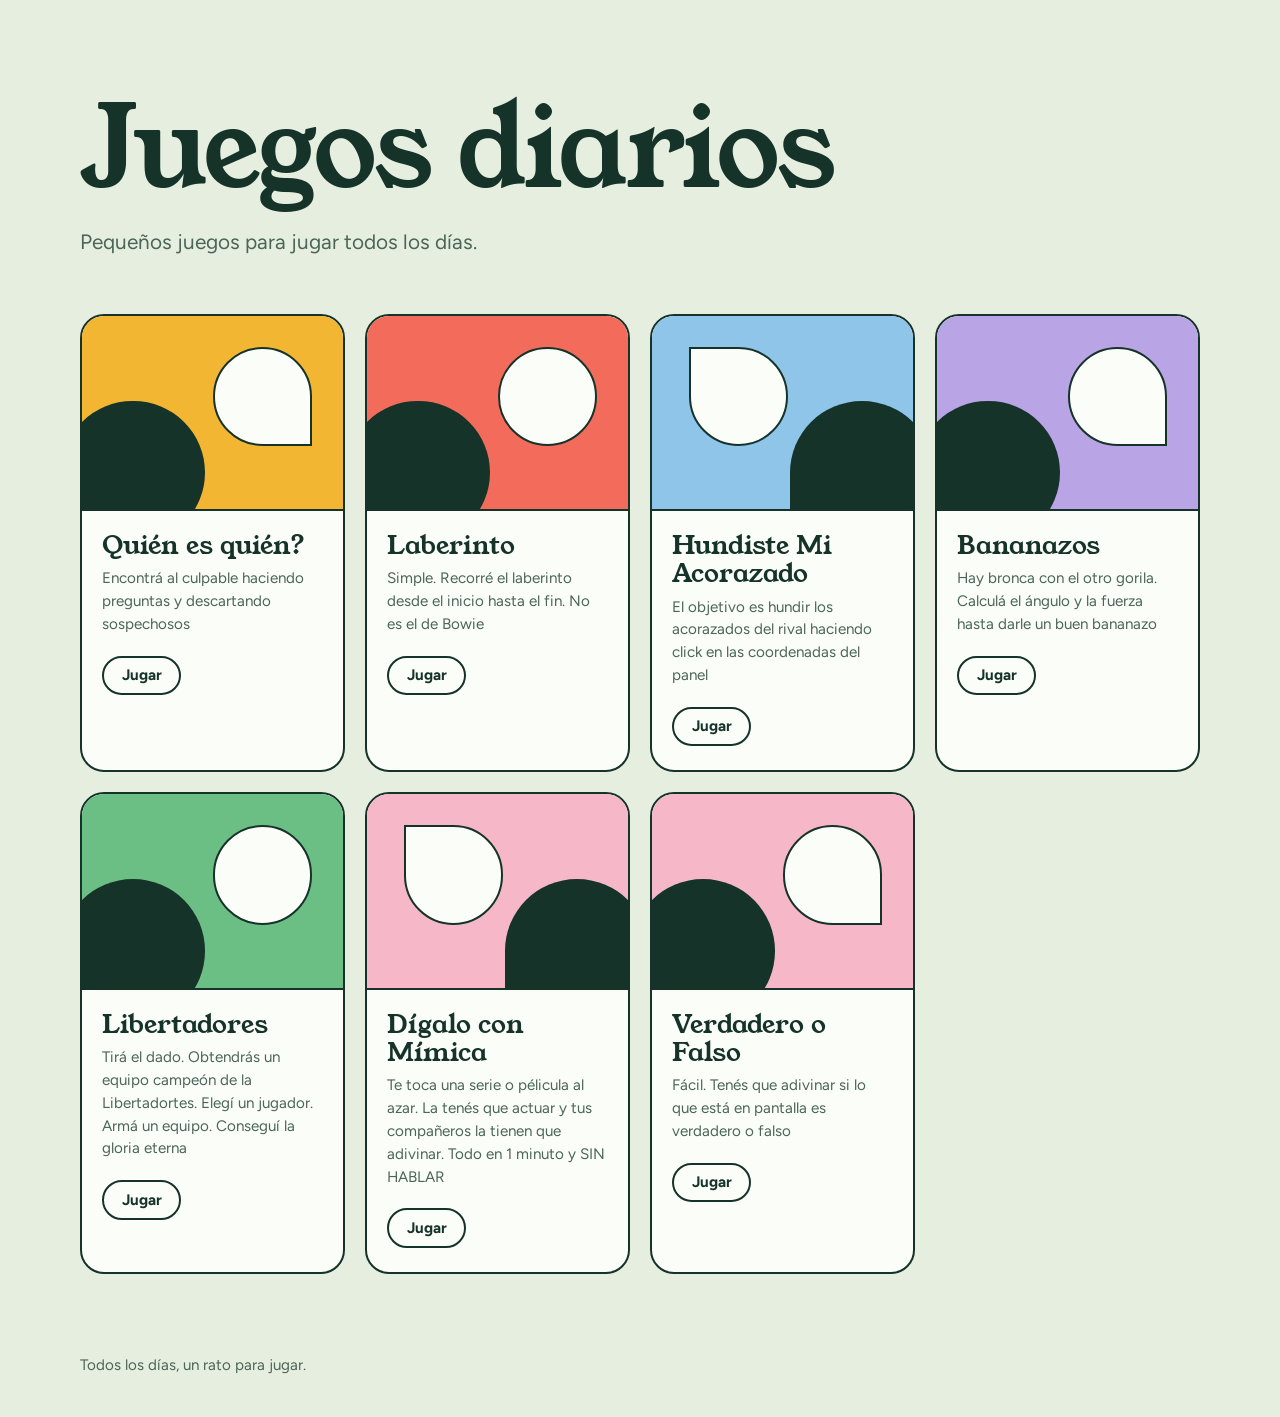
<file: index.html>
<!DOCTYPE html>
<html lang="es">
<head>
  <meta charset="UTF-8">
  <meta name="viewport" content="width=device-width, initial-scale=1">
  <title>Juegos diarios</title>
  <meta name="description" content="Pequeños juegos para jugar todos los días.">

  <link rel="preconnect" href="https://fonts.googleapis.com">
  <link rel="preconnect" href="https://fonts.gstatic.com" crossorigin>
  <link href="https://fonts.googleapis.com/css2?family=Figtree:wght@400;700&family=Young+Serif&display=swap" rel="stylesheet">

  <link rel="stylesheet" href="styles.css">
</head>
<body>

  <header class="encabezado contenedor">
    <h1>Juegos diarios</h1>
    <p class="bajada">Pequeños juegos para jugar todos los días.</p>
  </header>

  <main class="contenedor">

    <!--
      ==========================================================
      CÓMO FUNCIONAN LOS LINKS
      ==========================================================
      Cada juego vive en su propia carpeta dentro de "games/"
      y su archivo principal se llama SIEMPRE index.html:

        games/
          nombre-del-juego/
            index.html

      El link de cada card es:
        href="games/NOMBRE-DE-LA-CARPETA/index.html"

      Para agregar un juego nuevo: copiá un bloque <li> completo,
      cambiá el href, el título, la descripción y el color
      (mostaza, coral, celeste, lila, hoja o rosa).
      ==========================================================
    -->

    <ul class="juegos">

      <li>
        <a class="card mostaza" href="games/QuienEsQuien/index.html">
          <div class="miniatura"></div>
          <div class="contenido">
            <h2>Quién es quién?</h2>
            <p>Encontrá al culpable haciendo preguntas y descartando sospechosos</p>
            <span class="jugar">Jugar</span>
          </div>
        </a>
      </li>

      <li>
        <a class="card coral" href="games/Laberinto/index.html">
          <div class="miniatura"></div>
          <div class="contenido">
            <h2>Laberinto</h2>
            <p>Simple. Recorré el laberinto desde el inicio hasta el fin. No es el de Bowie</p>
            <span class="jugar">Jugar</span>
          </div>
        </a>
      </li>

      <li>
        <a class="card celeste" href="games/HundisteMiAcorazado/index.html">
          <div class="miniatura"></div>
          <div class="contenido">
            <h2>Hundiste Mi Acorazado</h2>
            <p>El objetivo es hundir los acorazados del rival haciendo click en las coordenadas del panel</p>
            <span class="jugar">Jugar</span>
          </div>
        </a>
      </li>

      <li>
        <a class="card lila" href="games/Bananazos/index.html">
          <div class="miniatura"></div>
          <div class="contenido">
            <h2>Bananazos</h2>
            <p>Hay bronca con el otro gorila. Calculá el ángulo y la fuerza hasta darle un buen bananazo</p>
            <span class="jugar">Jugar</span>
          </div>
        </a>
      </li>

      <li>
        <a class="card hoja" href="games/Libertadores/index.html">
          <div class="miniatura"></div>
          <div class="contenido">
            <h2>Libertadores</h2>
            <p>Tirá el dado. Obtendrás un equipo campeón de la Libertadortes. Elegí un jugador. Armá un equipo. Conseguí la gloria eterna</p>
            <span class="jugar">Jugar</span>
          </div>
        </a>
      </li>
      <li>
        <a class="card rosa" href="games/DigaloConMimica/index.html">
          <div class="miniatura"></div>
          <div class="contenido">
            <h2>Dígalo con Mímica</h2>
            <p>Te toca una serie o pélicula al azar. La tenés que actuar y tus compañeros la tienen que adivinar. Todo en 1 minuto y SIN HABLAR</p>
            <span class="jugar">Jugar</span>
          </div>
        </a>
      </li>
            <li>
        <a class="card rosa" href="games/VerdaderoOFalso/index.html">
          <div class="miniatura"></div>
          <div class="contenido">
            <h2>Verdadero o Falso</h2>
            <p>Fácil. Tenés que adivinar si lo que está en pantalla es verdadero o falso</p>
            <span class="jugar">Jugar</span>
          </div>
        </a>
      </li> 

    </ul>
  </main>

  <footer class="pie contenedor">
    <p>Todos los días, un rato para jugar.</p>
  </footer>

</body>
</html>
</file>
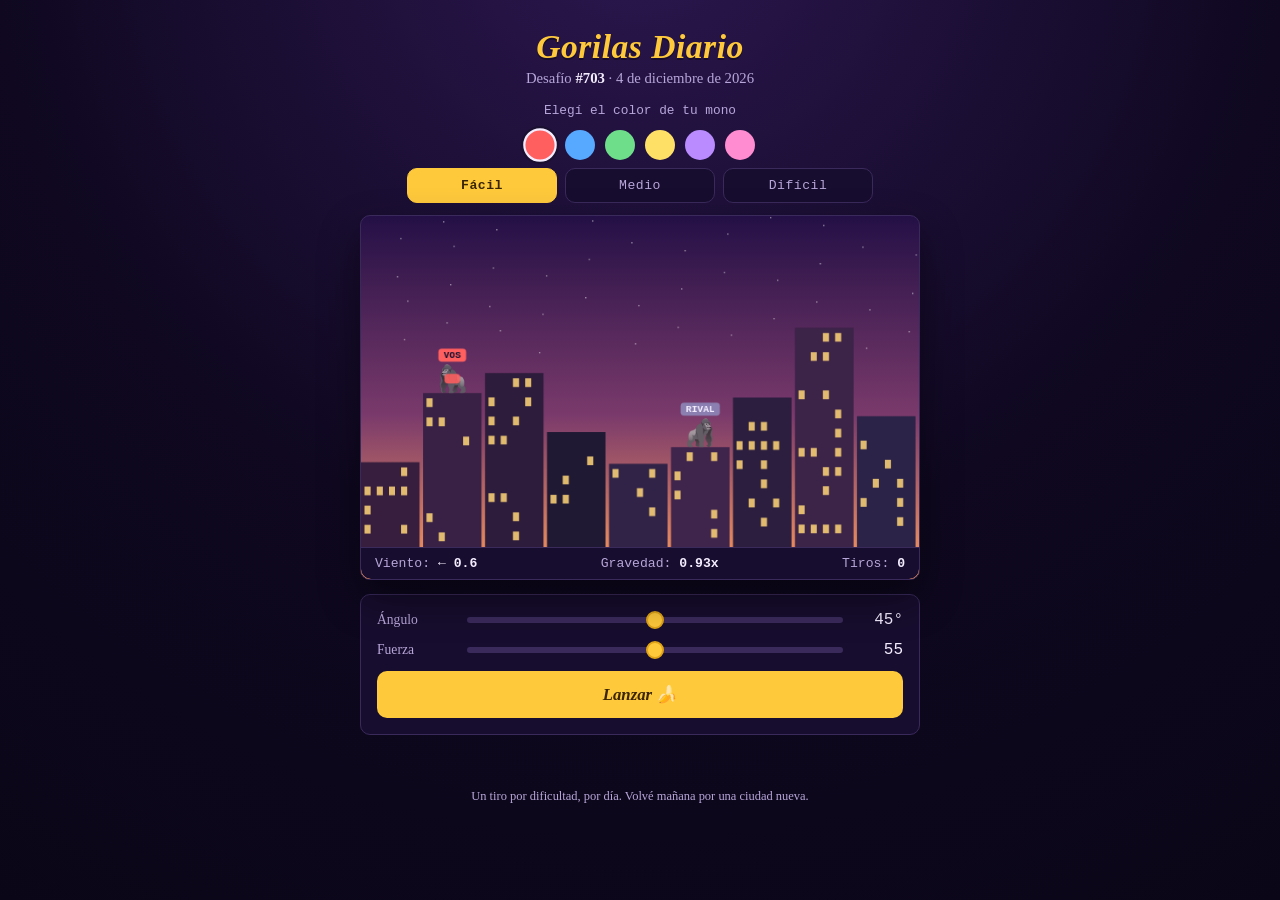
<file: games/Bananazos/index.html>
<!DOCTYPE html>
<html lang="es">
<head>
<meta charset="UTF-8">
<meta name="viewport" content="width=device-width, initial-scale=1.0">
<title>Gorilas Diario</title>
<style>
  :root{
    --sky-top:#241046;
    --sky-mid:#7a3a6b;
    --sky-bot:#ff9d5c;
    --ink:#1a1030;
    --panel:#170d2e;
    --panel-2:#20123f;
    --cream:#f4ecff;
    --muted:#b7a6d9;
    --banana:#ffc93c;
    --banana-dark:#e0a416;
    --miss:#ff6f6f;
    --line:#3a2a5c;
    --radius:10px;
  }
  *{box-sizing:border-box;}
  html,body{margin:0;padding:0;}
  body{
    background: radial-gradient(circle at 50% -10%, #2c1750 0%, #0f0820 55%, #0a0617 100%);
    color:var(--cream);
    font-family: Georgia, 'Iowan Old Style', 'Palatino Linotype', serif;
    min-height:100vh;
    display:flex;
    justify-content:center;
    padding: 28px 14px 60px;
  }
  .wrap{ width:100%; max-width: 560px; }

  header{ text-align:center; margin-bottom:16px; }
  h1{
    font-family: Georgia, serif;
    font-weight:700;
    font-style:italic;
    font-size: 2.1rem;
    letter-spacing:0.5px;
    margin: 0 0 4px;
    color: var(--banana);
    text-shadow: 0 2px 0 rgba(0,0,0,0.35);
  }
  .sub{
    color:var(--muted);
    font-size:0.92rem;
    margin:0;
  }
  .daynum{ color:var(--cream); font-weight:bold; }

  .colorbar{
    display:flex;
    gap:10px;
    justify-content:center;
    align-items:center;
    margin: 14px 0 6px;
    flex-wrap:wrap;
  }
  .colorbar .colorlabel{
    font-size:0.8rem;
    color:var(--muted);
    font-family:'Courier New', monospace;
    width:100%;
    text-align:center;
    margin-bottom:2px;
  }
  .swatch{
    width:30px; height:30px;
    border-radius:50%;
    border:2px solid transparent;
    cursor:pointer;
    padding:0;
    transition: transform 0.12s ease;
  }
  .swatch:hover{ transform: scale(1.1); }
  .swatch.active{
    border-color: var(--cream);
    box-shadow: 0 0 0 2px var(--ink);
    transform: scale(1.12);
  }

  .diffbar{
    display:flex;
    gap:8px;
    justify-content:center;
    margin: 8px 0 12px;
  }
  .diffbtn{
    flex:1;
    max-width:150px;
    padding:9px 6px;
    border-radius: var(--radius);
    border:1px solid var(--line);
    background:var(--panel);
    color:var(--muted);
    font-family: 'Courier New', monospace;
    font-size:0.82rem;
    letter-spacing:0.5px;
    cursor:pointer;
    transition: transform 0.12s ease, background 0.12s ease, color 0.12s ease;
  }
  .diffbtn:hover{ transform: translateY(-1px); }
  .diffbtn.active{
    background: var(--banana);
    color:#3a2500;
    border-color: var(--banana);
    font-weight:bold;
  }
  .diffbtn .done-mark{ margin-left:4px; }

  .stage{
    position:relative;
    background: linear-gradient(180deg, var(--sky-top) 0%, var(--sky-mid) 55%, var(--sky-bot) 100%);
    border-radius: var(--radius);
    overflow:hidden;
    border: 1px solid var(--line);
    box-shadow: 0 18px 40px rgba(0,0,0,0.45);
  }
  canvas{ display:block; width:100%; height:auto; }

  .hud{
    display:flex;
    justify-content:space-between;
    align-items:center;
    padding: 8px 14px;
    background: var(--panel);
    border-radius: 0 0 var(--radius) var(--radius);
    font-family:'Courier New', monospace;
    font-size:0.82rem;
    color:var(--muted);
    border-top:1px solid var(--line);
  }
  .hud b{ color:var(--cream); }

  .controls{
    margin-top:14px;
    background: var(--panel);
    border:1px solid var(--line);
    border-radius: var(--radius);
    padding: 16px;
  }
  .row{ display:flex; align-items:center; gap:10px; margin-bottom:12px; }
  .row label{ width:78px; font-size:0.85rem; color:var(--muted); flex-shrink:0; }
  .row output{ width:48px; text-align:right; font-family:'Courier New', monospace; color:var(--cream); flex-shrink:0; }
  input[type=range]{
    flex:1;
    -webkit-appearance:none;
    height:6px;
    border-radius:4px;
    background: var(--line);
    outline:none;
  }
  input[type=range]::-webkit-slider-thumb{
    -webkit-appearance:none;
    width:18px; height:18px;
    border-radius:50%;
    background: var(--banana);
    border:2px solid var(--banana-dark);
    cursor:pointer;
  }
  input[type=range]::-moz-range-thumb{
    width:18px; height:18px;
    border-radius:50%;
    background: var(--banana);
    border:2px solid var(--banana-dark);
    cursor:pointer;
  }

  .throwbtn{
    width:100%;
    padding:13px;
    font-size:1.05rem;
    font-weight:bold;
    font-family: Georgia, serif;
    font-style:italic;
    border:none;
    border-radius: var(--radius);
    background: var(--banana);
    color:#3a2500;
    cursor:pointer;
    transition: transform 0.1s ease;
  }
  .throwbtn:active{ transform: scale(0.98); }
  .throwbtn:disabled{ opacity:0.5; cursor:default; }

  .history{
    margin-top:10px;
    text-align:center;
    font-size:1.3rem;
    letter-spacing:4px;
    min-height:1.6rem;
  }

  .played-msg{
    margin-top:14px;
    background: var(--panel);
    border:1px solid var(--line);
    border-radius: var(--radius);
    padding: 18px;
    text-align:center;
  }
  .played-msg .big{ font-size:1.8rem; margin:6px 0; }
  .played-msg .grid{ font-size:1.4rem; letter-spacing:5px; margin:10px 0; }

  .modal-overlay{
    position:fixed; inset:0;
    background: rgba(10,6,20,0.72);
    display:flex; align-items:center; justify-content:center;
    padding:20px;
    z-index:10;
  }
  .modal{
    background: var(--panel-2);
    border: 1px solid var(--line);
    border-radius: 14px;
    padding: 28px 24px;
    max-width: 360px;
    width:100%;
    text-align:center;
    box-shadow: 0 20px 60px rgba(0,0,0,0.6);
  }
  .modal h2{
    font-style:italic;
    color: var(--banana);
    margin:0 0 6px;
    font-size:1.5rem;
  }
  .modal .stats{
    display:flex;
    justify-content:center;
    gap:26px;
    margin: 18px 0;
    font-family:'Courier New', monospace;
  }
  .modal .stat b{ display:block; font-size:1.6rem; color:var(--cream); }
  .modal .stat span{ font-size:0.75rem; color:var(--muted); letter-spacing:0.5px; }
  .modal .grid{ font-size:1.5rem; letter-spacing:6px; margin-bottom:18px; }
  .modal button{
    width:100%;
    padding:12px;
    border:none;
    border-radius:8px;
    font-family: Georgia, serif;
    font-weight:bold;
    cursor:pointer;
    margin-top:8px;
  }
  .sharebtn{ background: var(--banana); color:#3a2500; }
  .closebtn{ background:transparent; color:var(--muted); border:1px solid var(--line) !important; }
  .copied{ color: var(--banana); font-size:0.8rem; margin-top:6px; min-height:1em; }

  footer{ text-align:center; margin-top:18px; color:var(--muted); font-size:0.78rem; }
</style>
</head>
<body>
<div class="wrap">
  <header>
    <h1>Gorilas Diario</h1>
    <p class="sub">Desafío <span class="daynum" id="dayNum">#0</span> · <span id="dateLabel"></span></p>
  </header>

  <div class="colorbar" id="colorbar">
    <div class="colorlabel">Elegí el color de tu mono</div>
  </div>

  <div class="diffbar" id="diffbar">
    <button class="diffbtn" data-diff="facil">Fácil</button>
    <button class="diffbtn" data-diff="medio">Medio</button>
    <button class="diffbtn" data-diff="dificil">Difícil</button>
  </div>

  <div id="gameArea"></div>

  <footer>Un tiro por dificultad, por día. Volvé mañana por una ciudad nueva.</footer>
</div>

<script>
(function(){

  // ---------- Seeded RNG ----------
  function hashStr(str){
    let h = 1779033703 ^ str.length;
    for (let i=0;i<str.length;i++){
      h = Math.imul(h ^ str.charCodeAt(i), 3432918353);
      h = (h << 13) | (h >>> 19);
    }
    return function(){
      h = Math.imul(h ^ (h>>>16), 2246822507);
      h = Math.imul(h ^ (h>>>13), 3266489909);
      h ^= h >>> 16;
      return h >>> 0;
    };
  }
  function mulberry32(seed){
    let a = seed;
    return function(){
      a |= 0; a = (a + 0x6D2B79F5) | 0;
      let t = Math.imul(a ^ (a >>> 15), 1 | a);
      t = (t + Math.imul(t ^ (t >>> 7), 61 | t)) ^ t;
      return ((t ^ (t >>> 14)) >>> 0) / 4294967296;
    };
  }
  function makeRng(seedString){
    const seedFn = hashStr(seedString);
    return mulberry32(seedFn());
  }

  // ---------- Day setup ----------
  const EPOCH = new Date('2025-01-01T00:00:00');
  const now = new Date();
  const todayKey = now.getFullYear() + '-' + String(now.getMonth()+1).padStart(2,'0') + '-' + String(now.getDate()).padStart(2,'0');
  const dayNumber = Math.floor((new Date(now.getFullYear(),now.getMonth(),now.getDate()) - EPOCH) / 86400000) + 1;
  document.getElementById('dayNum').textContent = '#' + dayNumber;
  document.getElementById('dateLabel').textContent = now.toLocaleDateString('es-AR', {day:'numeric', month:'long', year:'numeric'});

  const DIFFS = {
    facil:   {label:'Fácil',   minGap:3, maxGap:4, windMax:2.2, gravMin:0.28, gravMax:0.38},
    medio:   {label:'Medio',   minGap:5, maxGap:6, windMax:4.2, gravMin:0.30, gravMax:0.42},
    dificil: {label:'Difícil', minGap:6, maxGap:8, windMax:6.5, gravMin:0.30, gravMax:0.48}
  };
  const GRAV_BASELINE = 0.34;

  const COLORS = [
    {id:'rojo',    hex:'#ff5f5f'},
    {id:'azul',    hex:'#57a8ff'},
    {id:'verde',   hex:'#6ede8a'},
    {id:'amarillo',hex:'#ffe066'},
    {id:'violeta', hex:'#b98bff'},
    {id:'rosa',    hex:'#ff8bd0'}
  ];

  const gameArea = document.getElementById('gameArea');
  const diffButtons = document.querySelectorAll('.diffbtn');
  const colorbar = document.getElementById('colorbar');
  let currentDiff = 'facil';
  let playerColor = COLORS[0].hex;

  async function loadColorPref(){
    try{
      const r = await window.storage.get('pref:color', false);
      if(r) playerColor = JSON.parse(r.value);
    }catch(e){}
  }
  async function saveColorPref(hex){
    try{ await window.storage.set('pref:color', JSON.stringify(hex), false); }catch(e){}
  }

  function renderColorbar(){
    COLORS.forEach(c=>{
      let btn = colorbar.querySelector(`[data-color="${c.hex}"]`);
      if(!btn){
        btn = document.createElement('button');
        btn.className='swatch';
        btn.dataset.color = c.hex;
        btn.style.background = c.hex;
        btn.title = c.id;
        btn.addEventListener('click', async ()=>{
          playerColor = c.hex;
          await saveColorPref(playerColor);
          renderColorbar();
          if(session && session.drawScene) session.drawScene(null);
        });
        colorbar.appendChild(btn);
      }
      btn.classList.toggle('active', c.hex === playerColor);
    });
  }

  // ---------- Storage helpers ----------
  async function getResult(diff){
    try{
      const r = await window.storage.get('result:'+todayKey+':'+diff, false);
      return r ? JSON.parse(r.value) : null;
    }catch(e){ return null; }
  }
  async function saveResult(diff, data){
    try{
      await window.storage.set('result:'+todayKey+':'+diff, JSON.stringify(data), false);
    }catch(e){ console.error('storage error', e); }
  }

  // ---------- Level generation ----------
  function genLevel(diff){
    const cfg = DIFFS[diff];
    const rng = makeRng(todayKey + ':' + diff);
    const W = 640, H = 380;
    const nBuildings = 9;
    const bw = W / nBuildings;
    const buildings = [];
    for(let i=0;i<nBuildings;i++){
      const h = 90 + rng()*170;
      const hue = 250 + rng()*40;
      buildings.push({
        x: i*bw, w: bw - 4,
        h: h, y: H - h,
        color: `hsl(${hue.toFixed(0)}, 35%, ${(14+rng()*8).toFixed(0)}%)`,
        lit: []
      });
      const rows = Math.floor(h/22), cols = Math.floor((bw-4)/14);
      for(let r=0;r<rows;r++) for(let c=0;c<cols;c++){
        if(rng() < 0.35) buildings[i].lit.push([r,c]);
      }
    }
    const gap = cfg.minGap + Math.floor(rng()*(cfg.maxGap-cfg.minGap+1));
    const leftIdx = Math.floor(rng()* (nBuildings-gap-1));
    const rightIdx = leftIdx + gap;
    const wind = (rng()*2-1) * cfg.windMax;
    const gravity = cfg.gravMin + rng()*(cfg.gravMax-cfg.gravMin);

    const gL = buildings[leftIdx];
    const gR = buildings[rightIdx];
    return {
      W,H, buildings,
      wind, gravity,
      player: {x: gL.x + gL.w/2, y: gL.y - 6, buildingIdx:leftIdx},
      target: {x: gR.x + gR.w/2, y: gR.y - 6, buildingIdx:rightIdx}
    };
  }

  function roundRect(ctx,x,y,w,h,r){
    ctx.beginPath();
    ctx.moveTo(x+r,y);
    ctx.arcTo(x+w,y,x+w,y+h,r);
    ctx.arcTo(x+w,y+h,x,y+h,r);
    ctx.arcTo(x,y+h,x,y,r);
    ctx.arcTo(x,y,x+w,y,r);
    ctx.closePath();
  }
  function drawTag(ctx,x,y,text,bg,fg){
    const w = ctx.measureText(text).width + 12;
    ctx.save();
    ctx.fillStyle = bg;
    roundRect(ctx, x-w/2, y-11, w, 15, 4);
    ctx.fill();
    ctx.fillStyle = fg;
    ctx.fillText(text, x, y);
    ctx.restore();
  }

  // ---------- Game state per difficulty session ----------
  let session = null;

  function renderDiffButtons(results){
    diffButtons.forEach(btn=>{
      const d = btn.dataset.diff;
      btn.classList.toggle('active', d===currentDiff);
      const base = DIFFS[d].label;
      btn.innerHTML = base + (results[d] ? ' <span class="done-mark">✓</span>' : '');
    });
  }

  async function init(){
    await loadColorPref();
    renderColorbar();
    const results = {};
    for(const d of Object.keys(DIFFS)) results[d] = await getResult(d);
    renderDiffButtons(results);
    await loadDifficulty(currentDiff, results[currentDiff]);

    diffButtons.forEach(btn=>{
      btn.addEventListener('click', async ()=>{
        currentDiff = btn.dataset.diff;
        renderDiffButtons(results);
        await loadDifficulty(currentDiff, results[currentDiff]);
      });
    });
  }

  async function loadDifficulty(diff, existingResult){
    if(existingResult){
      showPlayedMessage(diff, existingResult);
      return;
    }
    buildGameUI(diff);
  }

  function showPlayedMessage(diff, result){
    gameArea.innerHTML = `
      <div class="played-msg">
        <div style="color:var(--muted); font-size:0.85rem;">Ya jugaste ${DIFFS[diff].label} hoy</div>
        <div class="grid">${result.outcomes.join('')}</div>
        <div class="big">🍌 ${result.shots} tiro${result.shots===1?'':'s'} · ⏱ ${formatTime(result.time)}</div>
        <button class="throwbtn" id="shareAgainBtn">Compartir resultado</button>
        <div class="copied" id="copiedMsg2"></div>
      </div>
    `;
    document.getElementById('shareAgainBtn').addEventListener('click', ()=> doShare(diff, result));
  }

  function formatTime(ms){
    const s = Math.floor(ms/1000);
    const m = Math.floor(s/60);
    const rs = s%60;
    return String(m).padStart(2,'0')+':'+String(rs).padStart(2,'0');
  }

  function buildGameUI(diff){
    session = genLevel(diff);
    session.diff = diff;
    session.shots = 0;
    session.outcomes = [];
    session.startTime = null;
    session.banana = null;
    session.finished = false;

    gameArea.innerHTML = `
      <div class="stage">
        <canvas id="cv" width="640" height="380"></canvas>
        <div class="hud">
          <span>Viento: <b id="windLabel"></b></span>
          <span>Gravedad: <b id="gravLabel"></b></span>
          <span>Tiros: <b id="shotsLabel">0</b></span>
        </div>
      </div>
      <div class="controls">
        <div class="row">
          <label for="angle">Ángulo</label>
          <input type="range" id="angle" min="1" max="89" value="45">
          <output id="angleOut">45°</output>
        </div>
        <div class="row">
          <label for="power">Fuerza</label>
          <input type="range" id="power" min="10" max="100" value="55">
          <output id="powerOut">55</output>
        </div>
        <button class="throwbtn" id="throwBtn">Lanzar 🍌</button>
      </div>
      <div class="history" id="historyLine"></div>
    `;

    const canvas = document.getElementById('cv');
    const ctx = canvas.getContext('2d');
    const angleInput = document.getElementById('angle');
    const powerInput = document.getElementById('power');
    const angleOut = document.getElementById('angleOut');
    const powerOut = document.getElementById('powerOut');
    const throwBtn = document.getElementById('throwBtn');
    const shotsLabel = document.getElementById('shotsLabel');
    const historyLine = document.getElementById('historyLine');
    const windDir = session.wind >= 0 ? '→' : '←';
    document.getElementById('windLabel').textContent = windDir + ' ' + Math.abs(session.wind).toFixed(1);
    document.getElementById('gravLabel').textContent = (session.gravity / GRAV_BASELINE).toFixed(2) + 'x';

    angleInput.addEventListener('input', ()=> angleOut.textContent = angleInput.value + '°');
    powerInput.addEventListener('input', ()=> powerOut.textContent = powerInput.value);

    function drawScene(bananaPos){
      const {W,H,buildings,player,target} = session;
      ctx.clearRect(0,0,W,H);
      // stars
      ctx.fillStyle = 'rgba(255,255,255,0.5)';
      for(let i=0;i<40;i++){
        const sx = (i*53)%W, sy = (i*97)%160;
        ctx.fillRect(sx, sy, 1.5, 1.5);
      }
      // buildings
      buildings.forEach((b,idx)=>{
        ctx.fillStyle = b.color;
        ctx.fillRect(b.x, b.y, b.w, b.h);
        ctx.fillStyle = 'rgba(255,214,120,0.85)';
        b.lit.forEach(([r,c])=>{
          ctx.fillRect(b.x + 4 + c*14, b.y + 6 + r*22, 7, 10);
        });
      });
      // gorillas
      ctx.font = '30px serif';
      ctx.textAlign = 'center';
      ctx.fillText('🦍', player.x, player.y);
      ctx.save();
      ctx.scale(-1,1);
      ctx.fillText('🦍', -target.x, target.y);
      ctx.restore();

      // "remera" de color sobre el mono del jugador
      ctx.save();
      ctx.globalAlpha = 0.88;
      ctx.fillStyle = playerColor;
      roundRect(ctx, player.x-9, player.y-16, 18, 11, 4);
      ctx.fill();
      ctx.restore();

      // carteles VOS / RIVAL
      ctx.font = 'bold 11px Courier New, monospace';
      ctx.textAlign = 'center';
      drawTag(ctx, player.x, player.y-34, 'VOS', playerColor, '#1a1030');
      drawTag(ctx, target.x, target.y-34, 'RIVAL', '#8a7fb0', '#f4ecff');

      // banana
      if(bananaPos){
        ctx.font = '20px serif';
        ctx.fillText('🍌', bananaPos.x, bananaPos.y);
      }
    }
    session.drawScene = drawScene;
    drawScene(null);

    function addHistoryMark(mark){
      session.outcomes.push(mark);
      historyLine.textContent = session.outcomes.join('');
    }

    function checkBuildingCollision(x,y, skipIdx){
      for(let i=0;i<session.buildings.length;i++){
        if(i===skipIdx) continue;
        const b = session.buildings[i];
        if(x >= b.x && x <= b.x+b.w && y >= b.y && y <= session.H){
          return true;
        }
      }
      return false;
    }

    async function finishGame(){
      session.finished = true;
      const elapsed = Date.now() - session.startTime;
      throwBtn.disabled = true;
      const result = {shots: session.shots, time: elapsed, outcomes: session.outcomes.slice()};
      await saveResult(diff, result);
      showResultModal(diff, result);
    }

    function launch(){
      if(session.finished) return;
      if(session.startTime === null) session.startTime = Date.now();
      const angleDeg = parseFloat(angleInput.value);
      const power = parseFloat(powerInput.value);
      const rad = angleDeg * Math.PI/180;
      const speed = power * 0.16;
      let vx = Math.cos(rad) * speed;
      let vy = -Math.sin(rad) * speed;
      let x = session.player.x, y = session.player.y;
      const g = session.gravity;
      const wind = session.wind * 0.012;
      throwBtn.disabled = true;

      const step = ()=>{
        vx += wind;
        vy += g;
        x += vx;
        y += vy;

        const dx = x - session.target.x, dy = y - session.target.y;
        if(Math.sqrt(dx*dx+dy*dy) < 20){
          drawScene({x,y});
          addHistoryMark('🎯');
          shotsLabel.textContent = ++session.shots;
          finishGame();
          return;
        }
        if(x < 0 || x > session.W || y > session.H){
          drawScene(null);
          session.shots++;
          shotsLabel.textContent = session.shots;
          addHistoryMark('💨');
          throwBtn.disabled = false;
          return;
        }
        if(checkBuildingCollision(x,y, y > session.player.y-10 ? session.player.buildingIdx : -1)){
          drawScene({x,y});
          session.shots++;
          shotsLabel.textContent = session.shots;
          addHistoryMark('🧱');
          throwBtn.disabled = false;
          return;
        }
        drawScene({x,y});
        requestAnimationFrame(step);
      };
      requestAnimationFrame(step);
    }

    throwBtn.addEventListener('click', launch);
  }

  function showResultModal(diff, result){
    const overlay = document.createElement('div');
    overlay.className = 'modal-overlay';
    overlay.innerHTML = `
      <div class="modal">
        <h2>¡Le diste! 🎉</h2>
        <div class="grid">${result.outcomes.join('')}</div>
        <div class="stats">
          <div class="stat"><b>${result.shots}</b><span>TIROS</span></div>
          <div class="stat"><b>${formatTime(result.time)}</b><span>TIEMPO</span></div>
        </div>
        <button class="sharebtn" id="shareBtn">Compartir resultado</button>
        <div class="copied" id="copiedMsg"></div>
        <button class="closebtn" id="closeModalBtn">Cerrar</button>
      </div>
    `;
    document.body.appendChild(overlay);
    document.getElementById('shareBtn').addEventListener('click', ()=> doShare(diff, result));
    document.getElementById('closeModalBtn').addEventListener('click', async ()=>{
      overlay.remove();
      const results = {}; results[diff] = result;
      for(const d of Object.keys(DIFFS)){ if(d!==diff) results[d] = await getResult(d); }
      renderDiffButtons(results);
      showPlayedMessage(diff, result);
    });
  }

  async function doShare(diff, result){
    const text = `🦍 Gorilas Diario #${dayNumber} (${DIFFS[diff].label})\n${result.outcomes.join('')}\n🍌 ${result.shots} tiros · ⏱ ${formatTime(result.time)}`;
    const copiedEl = document.getElementById('copiedMsg') || document.getElementById('copiedMsg2');
    try{
      if(navigator.share){
        await navigator.share({text});
      } else {
        await navigator.clipboard.writeText(text);
        if(copiedEl) copiedEl.textContent = '¡Copiado al portapapeles!';
      }
    }catch(e){
      try{
        await navigator.clipboard.writeText(text);
        if(copiedEl) copiedEl.textContent = '¡Copiado al portapapeles!';
      }catch(e2){}
    }
  }

  init();
})();
</script>
</body>
</html>
</file>
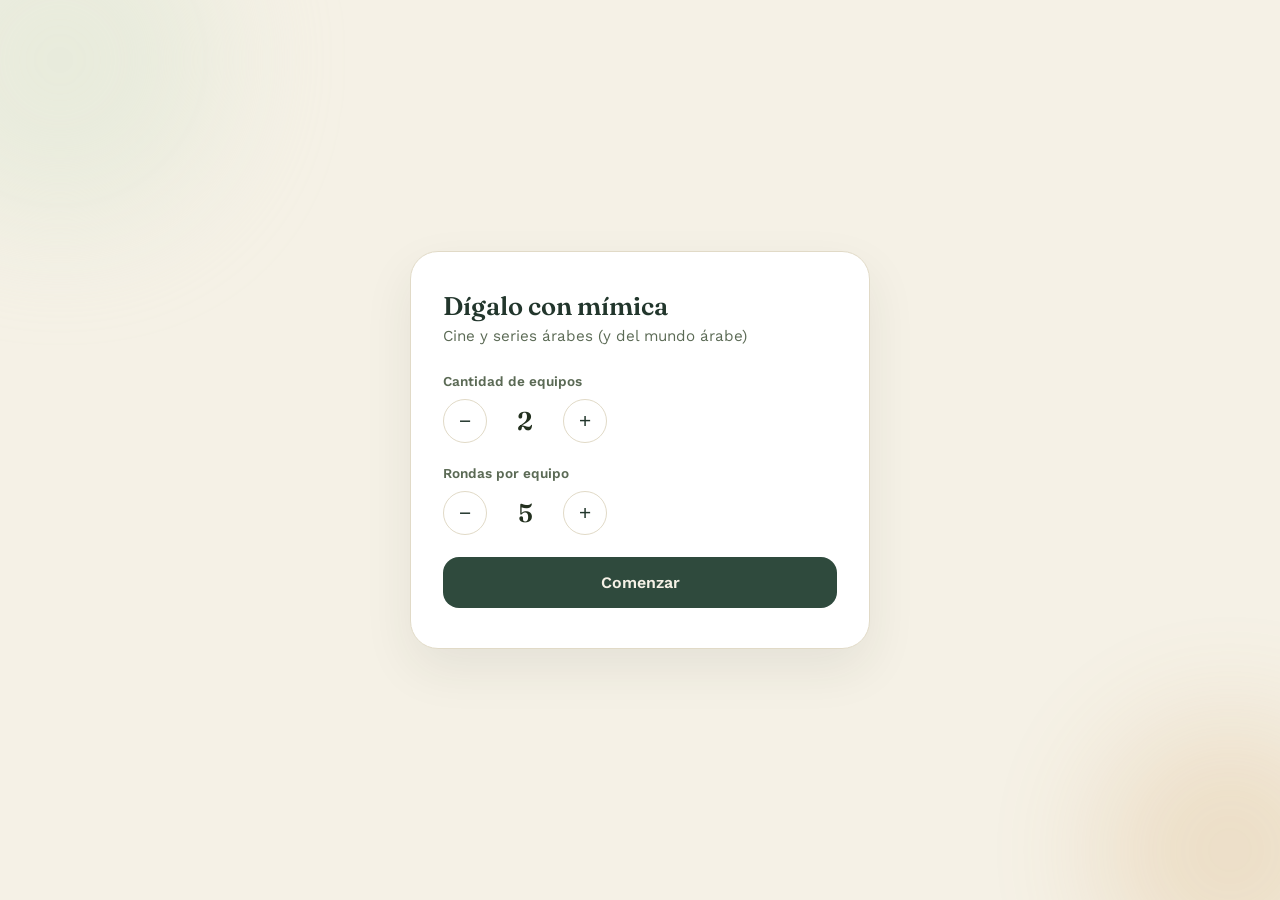
<file: games/DigaloConMimica/index.html>
<!DOCTYPE html>
<html lang="es">
<head>
<meta charset="UTF-8">
<meta name="viewport" content="width=device-width, initial-scale=1, viewport-fit=cover">
<title>Dígalo con mímica — Cine y series árabes</title>
<link rel="preconnect" href="https://fonts.googleapis.com">
<link href="https://fonts.googleapis.com/css2?family=Fraunces:wght@500;600;700&family=Work+Sans:wght@400;500;600;700&display=swap" rel="stylesheet">
<style>
:root{
  --bg:#F5F1E6; --surface:#FFFFFF; --ink:#23301F; --ink-soft:#5B6A55;
  --forest:#2F4A3D; --forest-deep:#22362C; --moss:#8AA07E; --moss-soft:#DCE6D3;
  --gold:#C98A3B; --gold-deep:#A96E27; --line:#E1DAC7; --danger:#B5563E;
  padding-top:env(safe-area-inset-top,0px); padding-bottom:env(safe-area-inset-bottom,0px);
  box-sizing:border-box;
}
@media (prefers-color-scheme: dark){
  :root:not([data-theme="light"]){
    --bg:#1B2420; --surface:#232E27; --ink:#EFEAE0; --ink-soft:#AEB8A6;
    --line:#33413A; --moss-soft:#2B3A30;
  }
}
:root[data-theme="dark"]{
  --bg:#1B2420; --surface:#232E27; --ink:#EFEAE0; --ink-soft:#AEB8A6;
  --line:#33413A; --moss-soft:#2B3A30;
}
*{box-sizing:border-box;}
html,body{height:100%;}
body{
  margin:0; background:var(--bg); color:var(--ink);
  font-family:"Work Sans",sans-serif;
  display:flex; align-items:center; justify-content:center;
  min-height:100%; padding:32px 20px; position:relative; overflow-x:hidden;
}
body::before, body::after{
  content:""; position:fixed; border-radius:50%; filter:blur(60px); opacity:.5; z-index:0;
}
body::before{ width:320px; height:320px; background:var(--moss-soft); top:-100px; left:-100px; }
body::after{ width:260px; height:260px; background:var(--gold); opacity:.18; bottom:-80px; right:-80px; }

.card{
  position:relative; z-index:1; background:var(--surface);
  border:1px solid var(--line); border-radius:28px;
  width:100%; max-width:460px; padding:40px 32px;
  box-shadow:0 20px 50px rgba(34,54,44,.08);
}
h1{
  font-family:"Fraunces",serif; font-weight:600; font-size:1.6rem;
  margin:0 0 6px; color:var(--forest-deep); line-height:1.15;
}
.subtitle{ margin:0 0 28px; color:var(--ink-soft); font-size:.95rem; }
.field{ margin-bottom:22px; }
.field label{ display:block; font-size:.85rem; font-weight:600; color:var(--ink-soft); margin-bottom:10px; }
.stepper{ display:flex; align-items:center; gap:16px; }
.stepper button{
  width:44px; height:44px; border-radius:50%; border:1px solid var(--line);
  background:var(--surface); color:var(--forest-deep); font-size:1.3rem; cursor:pointer;
  display:flex; align-items:center; justify-content:center; line-height:1;
}
.stepper button:active{ background:var(--moss-soft); }
.stepper .value{ font-family:"Fraunces",serif; font-size:1.6rem; font-weight:600; min-width:44px; text-align:center; }
.btn{
  width:100%; border:none; border-radius:16px; padding:16px 20px;
  font-family:"Work Sans",sans-serif; font-weight:600; font-size:1rem; cursor:pointer;
  transition:transform .08s ease;
}
.btn:active{ transform:scale(.98); }
.btn-primary{ background:var(--forest); color:#F5F1E6; }
.btn-gold{ background:var(--gold); color:#2A1B08; }
.btn-ghost{
  background:transparent; color:var(--ink-soft); border:1px solid var(--line);
  font-size:.9rem; padding:12px 16px;
}
.hidden{ display:none !important; }

.team-name{ font-family:"Fraunces",serif; font-size:2rem; font-weight:700; color:var(--forest-deep); margin:0; }
.round-tag{ color:var(--ink-soft); font-size:.9rem; margin:6px 0 30px; }
.stage{ min-height:170px; display:flex; flex-direction:column; align-items:center; justify-content:center; text-align:center; gap:14px; margin-bottom:24px; }
.title-word{ font-family:"Fraunces",serif; font-size:1.5rem; font-weight:600; color:var(--forest-deep); line-height:1.3; }
.title-detail{ color:var(--ink-soft); font-size:.9rem; max-width:34ch; }
.timer{ font-family:"Fraunces",serif; font-size:3.2rem; font-weight:700; color:var(--gold-deep); }
.actions{ display:flex; flex-direction:column; gap:12px; }
.skip-link{
  background:none; border:none; color:var(--ink-soft); text-decoration:underline;
  font-size:.85rem; cursor:pointer; margin-top:4px; padding:6px;
}
.endscreen h1{ margin-bottom:14px; }
</style>
</head>
<body>

<div class="card" id="setupScreen">
  <h1>Dígalo con mímica</h1>
  <p class="subtitle">Cine y series árabes (y del mundo árabe)</p>

  <div class="field">
    <label>Cantidad de equipos</label>
    <div class="stepper">
      <button type="button" onclick="changeVal('teams',-1)">−</button>
      <span class="value" id="teamsVal">2</span>
      <button type="button" onclick="changeVal('teams',1)">+</button>
    </div>
  </div>

  <div class="field">
    <label>Rondas por equipo</label>
    <div class="stepper">
      <button type="button" onclick="changeVal('rounds',-1)">−</button>
      <span class="value" id="roundsVal">5</span>
      <button type="button" onclick="changeVal('rounds',1)">+</button>
    </div>
  </div>

  <button class="btn btn-primary" onclick="startGame()">Comenzar</button>
</div>

<div class="card hidden" id="turnScreen">
  <p class="team-name" id="teamLabel">Equipo 1</p>
  <p class="round-tag" id="roundLabel">Ronda 1 de 5</p>

  <div class="stage" id="stagePreDraw">
    <p style="color:var(--ink-soft);">Tocá para sortear una película o serie.</p>
  </div>

  <div class="stage hidden" id="stageCard">
    <p class="title-word" id="titleWord">—</p>
    <p class="title-detail" id="titleDetail">—</p>
  </div>

  <div class="stage hidden" id="stageTimer">
    <p class="timer" id="timerText">1:00</p>
    <p style="color:var(--ink-soft); font-size:.9rem;">¡A actuar!</p>
  </div>

  <div class="actions" id="actionsPreDraw">
    <button class="btn btn-primary" onclick="drawTitle()">Sortear</button>
  </div>

  <div class="actions hidden" id="actionsCard">
    <button class="btn btn-gold" onclick="beginTimer()">Comenzar</button>
    <button class="skip-link" onclick="drawTitle()">Es muy difícil. Dame otra</button>
  </div>
</div>

<div class="card hidden" id="timeUpScreen">
  <h1>¡Se acabó el tiempo!</h1>
  <p class="subtitle" id="nextTeamLabel">Le toca a Equipo 2</p>
  <button class="btn btn-primary" onclick="nextTurn()">Continuar</button>
</div>

<div class="card hidden endscreen" id="endScreen">
  <h1>¡Juego terminado!</h1>
  <p class="subtitle">Todos los equipos completaron sus rondas.</p>
  <button class="btn btn-primary" onclick="resetGame()">Jugar de nuevo</button>
</div>

<script>
const TITLES = [
["Aladdín","Película animada de Disney (1992) ambientada en la ciudad ficticia de Agrabah."],
["El Príncipe de Egipto","Animada (1998), cuenta la historia de Moisés en el Antiguo Egipto."],
["Simbad: la leyenda de los siete mares","Película animada de 2003 sobre el legendario marinero árabe."],
["La Momia","Película de aventuras de 1999 ambientada en el Egipto de los faraones."],
["El Regreso de la Momia","Secuela de La Momia, estrenada en 2001."],
["Cleopatra","Clásico de 1963 con Elizabeth Taylor como la reina de Egipto."],
["Los Diez Mandamientos","Clásico de 1956 ambientado en el Antiguo Egipto."],
["Casablanca","Clásico de 1942 ambientado en Marruecos, uno de los más famosos de la historia."],
["Lawrence de Arabia","Épica británica de 1962 sobre la revuelta árabe."],
["Indiana Jones y la Última Cruzada","Película de 1989 con escenas en Medio Oriente."],
["El Reino de los Cielos","Película de Ridley Scott (2005) ambientada en las Cruzadas, en Jerusalén."],
["Éxodo: Dioses y Reyes","Película de 2014 sobre Moisés y el Antiguo Egipto."],
["Príncipe de Persia: las arenas del tiempo","Película de Disney de 2010 basada en el videojuego."],
["Zohan: licencia para peinar","Comedia de 2008 con Adam Sandler, ambientada en Medio Oriente."],
["Argo","Basada en hechos reales en Irán, ganó el Oscar a Mejor Película en 2013."],
["Persépolis","Animada franco-iraní (2007) basada en la novela gráfica de Marjane Satrapi."],
["Una Separación","Película iraní que ganó el Oscar a mejor película extranjera en 2012."],
["El Viajante","Película iraní que ganó el Oscar a mejor película extranjera en 2017."],
["Caramelo","Película libanesa de 2007 dirigida por Nadine Labaki."],
["Cafarnaúm","Película libanesa nominada al Oscar en 2019, de Nadine Labaki."],
["El Insulto","Película libanesa nominada al Oscar en 2018."],
["Paraíso Ahora","Película palestina nominada al Oscar en 2006."],
["Incendios","Coproducción canadiense-libanesa nominada al Oscar en 2011."],
["Theeb","Película jordana nominada al Oscar en 2016."],
["Omar","Película palestina nominada al Oscar en 2014."],
["Wadjda (La Bicicleta Verde)","Primera película saudita dirigida por una mujer (2012)."],
["El Profeta","Película animada de 2014 basada en el libro de Kahlil Gibran."],
["Las Mil y Una Noches","Telenovela turca que abrió el mercado de novelas en la Argentina, inspirada en los cuentos árabes."],
["El Sultán","Telenovela turca (Muhteşem Yüzyıl) ambientada en el Imperio Otomano."],
["El Clon","Telenovela brasileña ambientada en parte en Marruecos, gran éxito en Argentina."],
["Alí Babá y los Cuarenta Ladrones","Cuento clásico de Las Mil y Una Noches."],
["Simbad el Marino","Personaje clásico de los cuentos árabes, protagonista de infinitas películas."],
["Marruecos","Clásico de Hollywood de 1930 con Marlene Dietrich, ambientado en el norte de África."],
["Bagdad Café","Película de culto de 1987, con "+"\"Bagdad\""+" en el título."],
["La Reina del Desierto","Película de 2015 sobre Gertrude Bell y Medio Oriente."],
["El Ladrón de Bagdad","Clásico de aventuras de 1940 inspirado en Las Mil y Una Noches."],
["300","Película sobre la batalla de las Termópilas, ambientada en el antiguo Medio Oriente."],
["Un Profeta","Película francesa (2009) sobre un joven árabe en prisión, ganadora en Cannes."]
];

let TEAMS=2, ROUNDS=5, turnIndex=0, remainingCards=[], timerInterval=null;

function changeVal(kind, delta){
  if(kind==='teams'){
    TEAMS=Math.min(8,Math.max(1,TEAMS+delta));
    document.getElementById('teamsVal').textContent=TEAMS;
  } else {
    ROUNDS=Math.min(50,Math.max(1,ROUNDS+delta));
    document.getElementById('roundsVal').textContent=ROUNDS;
  }
}

function shuffle(arr){
  const a=arr.slice();
  for(let i=a.length-1;i>0;i--){
    const j=Math.floor(Math.random()*(i+1));
    [a[i],a[j]]=[a[j],a[i]];
  }
  return a;
}

function refillBag(){ remainingCards = shuffle(TITLES); }

function show(id){
  ['setupScreen','turnScreen','timeUpScreen','endScreen'].forEach(s=>{
    document.getElementById(s).classList.toggle('hidden', s!==id);
  });
}

function startGame(){
  refillBag();
  turnIndex=0;
  show('turnScreen');
  renderTurn();
}

function currentTeam(){ return (turnIndex % TEAMS) + 1; }
function currentRound(){ return Math.floor(turnIndex / TEAMS) + 1; }

function renderTurn(){
  document.getElementById('teamLabel').textContent = 'Equipo ' + currentTeam();
  document.getElementById('roundLabel').textContent = 'Ronda ' + currentRound() + ' de ' + ROUNDS;
  document.getElementById('stagePreDraw').classList.remove('hidden');
  document.getElementById('stageCard').classList.add('hidden');
  document.getElementById('stageTimer').classList.add('hidden');
  document.getElementById('actionsPreDraw').classList.remove('hidden');
  document.getElementById('actionsCard').classList.add('hidden');
}

function drawTitle(){
  if(remainingCards.length===0) refillBag();
  const [title, detail] = remainingCards.pop();
  document.getElementById('titleWord').textContent = title;
  document.getElementById('titleDetail').textContent = detail;
  document.getElementById('stagePreDraw').classList.add('hidden');
  document.getElementById('stageCard').classList.remove('hidden');
  document.getElementById('actionsPreDraw').classList.add('hidden');
  document.getElementById('actionsCard').classList.remove('hidden');
}

function beginTimer(){
  document.getElementById('stageCard').classList.add('hidden');
  document.getElementById('stageTimer').classList.remove('hidden');
  document.getElementById('actionsCard').classList.add('hidden');
  let secs=60;
  updateTimerText(secs);
  timerInterval=setInterval(()=>{
    secs--;
    updateTimerText(secs);
    if(secs<=0){
      clearInterval(timerInterval);
      onTimeUp();
    }
  },1000);
}

function updateTimerText(secs){
  const m=Math.floor(secs/60), s=secs%60;
  document.getElementById('timerText').textContent = m+':'+String(s).padStart(2,'0');
}

function onTimeUp(){
  turnIndex++;
  if(turnIndex >= TEAMS*ROUNDS){
    show('endScreen');
    return;
  }
  document.getElementById('nextTeamLabel').textContent = 'Le toca a Equipo ' + currentTeam();
  show('timeUpScreen');
}

function nextTurn(){
  show('turnScreen');
  renderTurn();
}

function resetGame(){
  TEAMS=2; ROUNDS=5;
  document.getElementById('teamsVal').textContent=TEAMS;
  document.getElementById('roundsVal').textContent=ROUNDS;
  show('setupScreen');
}
</script>
</body>
</html>
</file>
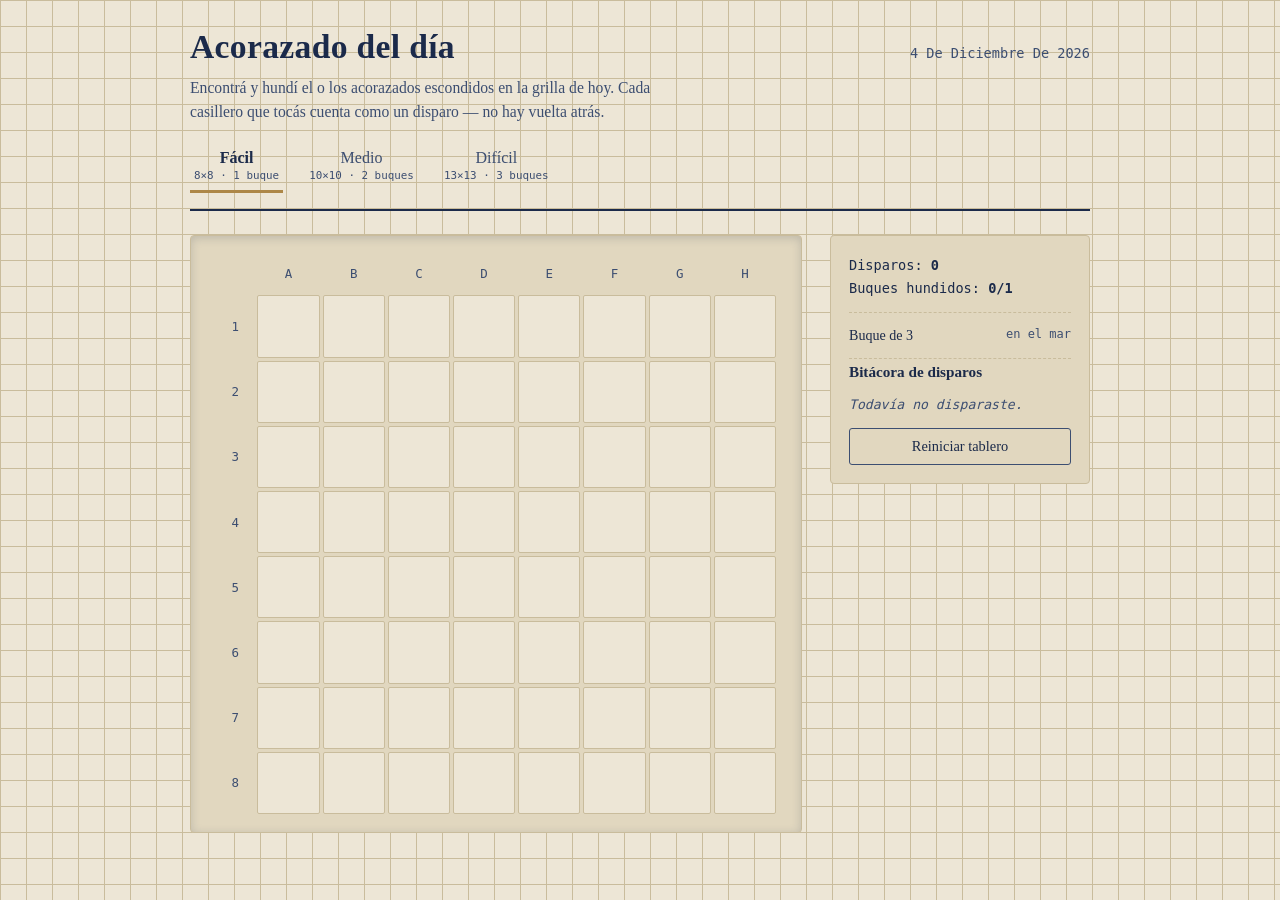
<file: games/HundisteMiAcorazado/index.html>
<!DOCTYPE html>
<html lang="es">
<head>
<meta charset="UTF-8">
<meta name="viewport" content="width=device-width, initial-scale=1.0">
<title>Acorazado del día</title>
<style>
  :root{
    --paper: #EDE6D6;
    --paper-dark: #E1D7BF;
    --paper-line: #C9BC9C;
    --ink: #1B2A4A;
    --ink-soft: #3C4E71;
    --teal: #2F6F6B;
    --flare: #B5402A;
    --ripple: #6E8B9C;
    --brass: #AD8747;
    --brass-fill: #E4C98A;
    --shadow: rgba(27,42,74,0.18);
  }

  * { box-sizing: border-box; }

  body{
    margin:0;
    background: var(--paper);
    background-image:
      linear-gradient(var(--paper-line) 1px, transparent 1px),
      linear-gradient(90deg, var(--paper-line) 1px, transparent 1px);
    background-size: 26px 26px;
    background-attachment: fixed;
    color: var(--ink);
    font-family: Georgia, "Iowan Old Style", "Palatino Linotype", serif;
    -webkit-font-smoothing: antialiased;
    min-height: 100vh;
    padding: 28px 16px 60px;
  }

  .page{ max-width: 900px; margin: 0 auto; }

  .masthead{
    border-bottom: 2px solid var(--ink);
    padding-bottom: 16px;
    margin-bottom: 24px;
  }
  .masthead-top{
    display:flex;
    justify-content: space-between;
    align-items: baseline;
    flex-wrap: wrap;
    gap: 6px 18px;
  }
  h1{
    font-size: clamp(1.5rem, 4vw, 2.1rem);
    margin: 0;
    font-weight: 700;
    letter-spacing: 0.01em;
  }
  .date{
    margin:0;
    font-family: ui-monospace, "SF Mono", "Cascadia Code", Consolas, monospace;
    font-size: 0.85rem;
    color: var(--ink-soft);
    text-transform: capitalize;
  }
  .lede{
    margin: 10px 0 18px;
    max-width: 62ch;
    line-height: 1.5;
    color: var(--ink-soft);
    font-size: 0.98rem;
  }

  .tabs{
    display:flex;
    gap: 4px;
    flex-wrap: wrap;
  }
  .tab{
    font-family: inherit;
    background: transparent;
    border: none;
    border-bottom: 3px solid transparent;
    padding: 8px 4px;
    margin-right: 18px;
    font-size: 1rem;
    color: var(--ink-soft);
    cursor: pointer;
    transition: color .15s ease, border-color .15s ease;
  }
  .tab:hover{ color: var(--ink); }
  .tab.active{
    color: var(--ink);
    border-bottom-color: var(--brass);
    font-weight: 700;
  }
  .tab .sub{
    display:block;
    font-family: ui-monospace, monospace;
    font-size: 0.68rem;
    font-weight: 400;
    color: var(--ink-soft);
    margin-top: 2px;
  }

  .layout{
    display: grid;
    grid-template-columns: minmax(0, 1fr) 260px;
    gap: 28px;
    align-items: start;
  }
  @media (max-width: 720px){
    .layout{ grid-template-columns: 1fr; }
  }

  .chart-wrap{
    background: var(--paper-dark);
    border: 1px solid var(--paper-line);
    border-radius: 4px;
    padding: 18px;
    box-shadow: 0 2px 10px var(--shadow) inset;
  }

  .chart{
    display: grid;
    gap: 3px;
    max-width: 560px;
    margin: 0 auto;
    user-select: none;
  }
  .chart.locked .cell{ pointer-events: none; }

  .label-cell{
    display:flex;
    align-items:center;
    justify-content:center;
    font-family: ui-monospace, "SF Mono", Consolas, monospace;
    font-size: clamp(0.6rem, 1.6vw, 0.78rem);
    color: var(--ink-soft);
    transition: color .12s ease, transform .12s ease;
  }
  .label-cell.active{
    color: var(--ink);
    font-weight: 700;
    transform: scale(1.08);
  }

  .cell{
    aspect-ratio: 1 / 1;
    background: var(--paper);
    border: 1px solid var(--paper-line);
    border-radius: 2px;
    position: relative;
    cursor: pointer;
    transition: background-color .12s ease, border-color .12s ease;
  }
  .cell:hover{ background: #F5EFE0; border-color: var(--ink-soft); }
  .cell.revealed{ cursor: default; }
  .cell.revealed:hover{ background: var(--paper); border-color: var(--paper-line); }

  .cell.miss::after{
    content:"";
    position:absolute; inset: 30%;
    border-radius: 50%;
    border: 2px solid var(--ripple);
    box-shadow: 0 0 0 4px rgba(110,139,156,0.14);
  }

  .cell.hit::before, .cell.hit::after{
    content:"";
    position:absolute;
    top:50%; left:50%;
    width: 68%; height: 2.5px;
    background: var(--flare);
    transform-origin: center;
  }
  .cell.hit::before{ transform: translate(-50%,-50%) rotate(45deg); }
  .cell.hit::after{ transform: translate(-50%,-50%) rotate(-45deg); }

  .cell.sunk{ background: var(--brass-fill); border-color: var(--brass); }
  .cell.sunk::before, .cell.sunk::after{ background: var(--ink); }

  .log{
    background: var(--paper-dark);
    border: 1px solid var(--paper-line);
    border-radius: 4px;
    padding: 18px;
    display:flex;
    flex-direction: column;
    gap: 14px;
  }

  .log-status{
    font-family: ui-monospace, monospace;
    font-size: 0.85rem;
    line-height: 1.7;
    border-bottom: 1px dashed var(--paper-line);
    padding-bottom: 12px;
  }
  .log-status .record{
    display:block;
    margin-top: 6px;
    color: var(--teal);
    font-weight: 700;
  }

  .log-ships{
    list-style: none;
    margin:0; padding:0;
    font-size: 0.88rem;
    display:flex;
    flex-direction: column;
    gap: 5px;
  }
  .log-ships li{ display:flex; justify-content: space-between; gap: 8px; }
  .log-ships .st{ font-family: ui-monospace, monospace; font-size: 0.75rem; }
  .log-ships .st.sunk{ color: var(--teal); font-weight: 700; }
  .log-ships .st.pend{ color: var(--ink-soft); }

  .log-title{
    font-size: 0.95rem;
    margin: 0;
    padding-top: 4px;
    border-top: 1px dashed var(--paper-line);
  }

  .log-list{
    list-style: none;
    margin:0; padding:0;
    max-height: 220px;
    overflow-y: auto;
    display:flex;
    flex-direction: column-reverse;
    gap: 3px;
    font-family: ui-monospace, monospace;
    font-size: 0.82rem;
  }
  .log-list li{ display:flex; justify-content: space-between; padding: 2px 0; }
  .log-list li.hit{ color: var(--flare); }
  .log-list li.miss{ color: var(--ripple); }
  .log-list .empty{ color: var(--ink-soft); font-style: italic; }

  .btn-ghost, .btn-primary{
    font-family: inherit;
    font-size: 0.9rem;
    padding: 9px 14px;
    border-radius: 3px;
    cursor: pointer;
    text-align:center;
  }
  .btn-ghost{
    background: transparent;
    border: 1px solid var(--ink-soft);
    color: var(--ink);
  }
  .btn-ghost:hover{ border-color: var(--ink); background: rgba(27,42,74,0.05); }
  .btn-primary{
    background: var(--ink);
    border: 1px solid var(--ink);
    color: var(--paper);
    font-weight: 700;
  }
  .btn-primary:hover{ background: var(--ink-soft); }

  .overlay{
    position: fixed; inset: 0;
    background: rgba(27,42,74,0.55);
    display:flex; align-items:center; justify-content:center;
    padding: 20px;
    z-index: 10;
  }
  .overlay[hidden]{ display:none; }
  .modal{
    background: var(--paper);
    border: 1px solid var(--ink);
    border-radius: 4px;
    padding: 28px;
    max-width: 400px;
    width: 100%;
    box-shadow: 0 10px 30px rgba(0,0,0,0.3);
  }
  .modal-eyebrow{
    margin:0 0 4px;
    font-family: ui-monospace, monospace;
    font-size: 0.75rem;
    color: var(--teal);
    font-weight: 700;
  }
  .modal h2{ margin: 0 0 12px; font-size: 1.4rem; }
  .modal p{ line-height: 1.5; color: var(--ink-soft); margin: 0 0 8px;}
  .modal-note{ font-size: 0.85rem; font-style: italic; }
  .modal-actions{ margin-top: 18px; display:flex; justify-content:flex-end; }

  a.credit{ display:none; }
</style>
</head>
<body>

<div class="page">
  <header class="masthead">
    <div class="masthead-top">
      <h1>Acorazado del día</h1>
      <p class="date" id="today-date"></p>
    </div>
    <p class="lede">Encontrá y hundí el o los acorazados escondidos en la grilla de hoy. Cada casillero que tocás cuenta como un disparo — no hay vuelta atrás.</p>
    <nav class="tabs" id="tabs"></nav>
  </header>

  <main class="layout">
    <section class="chart-wrap">
      <div class="chart" id="chart"></div>
    </section>
    <aside class="log">
      <div class="log-status" id="log-status"></div>
      <ul class="log-ships" id="log-ships"></ul>
      <h2 class="log-title">Bitácora de disparos</h2>
      <ol class="log-list" id="log-list"></ol>
      <button class="btn-ghost" id="reset-btn">Reiniciar tablero</button>
    </aside>
  </main>
</div>

<div class="overlay" id="overlay" hidden>
  <div class="modal">
    <p class="modal-eyebrow">Objetivo hundido</p>
    <h2 id="modal-title"></h2>
    <p id="modal-detail"></p>
    <p class="modal-note" id="modal-note"></p>
    <div class="modal-actions">
      <button class="btn-primary" id="modal-close">Volver a la carta</button>
    </div>
  </div>
</div>

<script>
(function(){

  const DIFFICULTIES = {
    facil:   { label: "Fácil",   size: 8,  shipCount: 1, lenMin: 3, lenMax: 4 },
    medio:   { label: "Medio",   size: 10, shipCount: 2, lenMin: 3, lenMax: 5 },
    dificil: { label: "Difícil", size: 13, shipCount: 3, lenMin: 3, lenMax: 6 },
  };
  const ORIENTATIONS = ["H","V","D1","D2"];
  const DIFF_ORDER = ["facil","medio","dificil"];

  // ---------- date & seeding ----------
  function todayKey(){
    const d = new Date();
    const y = d.getFullYear();
    const m = String(d.getMonth()+1).padStart(2,"0");
    const day = String(d.getDate()).padStart(2,"0");
    return `${y}-${m}-${day}`;
  }

  function cyrb53(str, seed){
    let h1 = 0xdeadbeef ^ seed, h2 = 0x41c6ce57 ^ seed;
    for(let i=0; i<str.length; i++){
      const ch = str.charCodeAt(i);
      h1 = Math.imul(h1 ^ ch, 2654435761);
      h2 = Math.imul(h2 ^ ch, 1597334677);
    }
    h1 = Math.imul(h1 ^ (h1>>>16), 2246822507); h1 ^= Math.imul(h2 ^ (h2>>>13), 3266489909);
    h2 = Math.imul(h2 ^ (h2>>>16), 2246822507); h2 ^= Math.imul(h1 ^ (h1>>>13), 3266489909);
    return 4294967296 * (2097151 & h2) + (h1>>>0);
  }

  function mulberry32(a){
    return function(){
      a |= 0; a = a + 0x6D2B79F5 | 0;
      let t = Math.imul(a ^ a>>>15, 1 | a);
      t = t + Math.imul(t ^ t>>>7, 61 | t) ^ t;
      return ((t ^ t>>>14) >>> 0) / 4294967296;
    };
  }

  function makeRng(diffKey){
    const seed = cyrb53(todayKey() + ":" + diffKey, 0) % 2147483647;
    return mulberry32(seed);
  }

  // ---------- ship placement ----------
  function cellsFor(orientation, r0, c0, length){
    const cells = [];
    for(let i=0;i<length;i++){
      let r=r0, c=c0;
      if(orientation === "H") c = c0 + i;
      else if(orientation === "V") r = r0 + i;
      else if(orientation === "D1"){ r = r0 + i; c = c0 + i; }
      else if(orientation === "D2"){ r = r0 + i; c = c0 - i; }
      cells.push([r,c]);
    }
    return cells;
  }

  function inBounds(cells, size){
    return cells.every(([r,c]) => r>=0 && r<size && c>=0 && c<size);
  }

  function placeShips(size, shipCount, lenMin, lenMax, rng){
    const forbidden = new Set();
    const ships = [];

    for(let s=0; s<shipCount; s++){
      const length = lenMin + Math.floor(rng() * (lenMax - lenMin + 1));
      let placedCells = null;

      for(let attempt=0; attempt<3000 && !placedCells; attempt++){
        const orientation = ORIENTATIONS[Math.floor(rng()*ORIENTATIONS.length)];
        const r0 = Math.floor(rng()*size);
        const c0 = Math.floor(rng()*size);
        const cells = cellsFor(orientation, r0, c0, length);
        if(!inBounds(cells, size)) continue;
        const ok = cells.every(([r,c]) => !forbidden.has(`${r},${c}`));
        if(ok) placedCells = cells;
      }

      // fallback: allow touching other ships if we ran out of room
      if(!placedCells){
        const occupiedOnly = new Set(ships.flatMap(sh => sh.cells.map(([r,c])=>`${r},${c}`)));
        for(let attempt=0; attempt<5000 && !placedCells; attempt++){
          const orientation = ORIENTATIONS[Math.floor(rng()*ORIENTATIONS.length)];
          const r0 = Math.floor(rng()*size);
          const c0 = Math.floor(rng()*size);
          const cells = cellsFor(orientation, r0, c0, length);
          if(!inBounds(cells, size)) continue;
          if(cells.every(([r,c]) => !occupiedOnly.has(`${r},${c}`))) placedCells = cells;
        }
      }
      if(!placedCells) continue; // extremely unlikely

      placedCells.forEach(([r,c]) => {
        for(let dr=-1; dr<=1; dr++) for(let dc=-1; dc<=1; dc++){
          forbidden.add(`${r+dr},${c+dc}`);
        }
      });

      ships.push({
        id: s,
        length,
        cells: placedCells,
        cellSet: new Set(placedCells.map(([r,c]) => `${r},${c}`)),
        hits: new Set(),
        sunk: false,
      });
    }
    return ships;
  }

  // ---------- state ----------
  const gameStates = {};

  function newState(diffKey){
    const cfg = DIFFICULTIES[diffKey];
    const rng = makeRng(diffKey);
    const ships = placeShips(cfg.size, cfg.shipCount, cfg.lenMin, cfg.lenMax, rng);
    return {
      diffKey, size: cfg.size, ships,
      revealed: new Set(),
      shots: [],
      attempts: 0,
      shipsSunk: 0,
      won: false,
      officialResult: null,
      isNewRecord: false,
    };
  }

  function resetState(st){
    st.ships.forEach(sh => { sh.hits = new Set(); sh.sunk = false; });
    st.revealed = new Set();
    st.shots = [];
    st.attempts = 0;
    st.shipsSunk = 0;
    st.won = false;
    st.isNewRecord = false;
  }

  function colLetter(c){ return String.fromCharCode(65 + c); }

  // ---------- storage ----------
  async function safeGet(key){
    if(!window.storage) return null;
    try{ return await window.storage.get(key); } catch(e){ return null; }
  }
  async function safeSet(key, value){
    if(!window.storage) return;
    try{ await window.storage.set(key, value, false); } catch(e){ /* ignore */ }
  }

  async function loadOfficialResult(diffKey){
    const key = `bs:${todayKey()}:${diffKey}`;
    const res = await safeGet(key);
    if(res){
      try{ return JSON.parse(res.value); } catch(e){ return null; }
    }
    return null;
  }

  async function saveOfficialResult(diffKey, attempts, totalCells){
    const key = `bs:${todayKey()}:${diffKey}`;
    await safeSet(key, JSON.stringify({ attempts, totalCells, date: todayKey() }));
  }

  // ---------- rendering ----------
  let currentDiff = "facil";
  let rowLabelEls = [];
  let colLabelEls = [];

  const chartEl = document.getElementById("chart");
  const tabsEl = document.getElementById("tabs");
  const statusEl = document.getElementById("log-status");
  const shipsEl = document.getElementById("log-ships");
  const logListEl = document.getElementById("log-list");
  const resetBtn = document.getElementById("reset-btn");
  const dateEl = document.getElementById("today-date");
  const overlay = document.getElementById("overlay");
  const modalTitle = document.getElementById("modal-title");
  const modalDetail = document.getElementById("modal-detail");
  const modalNote = document.getElementById("modal-note");
  const modalClose = document.getElementById("modal-close");

  function renderTabs(){
    tabsEl.innerHTML = "";
    DIFF_ORDER.forEach(key => {
      const cfg = DIFFICULTIES[key];
      const btn = document.createElement("button");
      btn.className = "tab" + (key === currentDiff ? " active" : "");
      btn.innerHTML = `${cfg.label}<span class="sub">${cfg.size}×${cfg.size} · ${cfg.shipCount} ${cfg.shipCount>1?"buques":"buque"}</span>`;
      btn.addEventListener("click", () => switchDifficulty(key));
      tabsEl.appendChild(btn);
    });
  }

  function renderBoard(){
    const st = gameStates[currentDiff];
    const size = st.size;
    chartEl.innerHTML = "";
    chartEl.classList.toggle("locked", st.won);
    chartEl.style.gridTemplateColumns = `2.4em repeat(${size}, 1fr)`;
    chartEl.style.gridTemplateRows = `2.4em repeat(${size}, 1fr)`;
    rowLabelEls = []; colLabelEls = [];

    // corner
    const corner = document.createElement("div");
    corner.className = "label-cell";
    chartEl.appendChild(corner);

    // column headers
    for(let c=0;c<size;c++){
      const lab = document.createElement("div");
      lab.className = "label-cell";
      lab.textContent = colLetter(c);
      chartEl.appendChild(lab);
      colLabelEls.push(lab);
    }

    for(let r=0;r<size;r++){
      const rowLab = document.createElement("div");
      rowLab.className = "label-cell";
      rowLab.textContent = String(r+1);
      chartEl.appendChild(rowLab);
      rowLabelEls.push(rowLab);

      for(let c=0;c<size;c++){
        const key = `${r},${c}`;
        const cell = document.createElement("div");
        cell.className = "cell";
        cell.dataset.r = r; cell.dataset.c = c;

        if(st.revealed.has(key)){
          cell.classList.add("revealed");
          const ship = st.ships.find(sh => sh.cellSet.has(key));
          if(ship){
            cell.classList.add(ship.sunk ? "sunk" : "hit");
          } else {
            cell.classList.add("miss");
          }
        }

        cell.addEventListener("click", () => handleCellClick(r,c));
        cell.addEventListener("mouseenter", () => {
          rowLabelEls[r].classList.add("active");
          colLabelEls[c].classList.add("active");
        });
        cell.addEventListener("mouseleave", () => {
          rowLabelEls[r].classList.remove("active");
          colLabelEls[c].classList.remove("active");
        });

        chartEl.appendChild(cell);
      }
    }
  }

  function renderSidebar(){
    const st = gameStates[currentDiff];
    const total = st.ships.length;

    let statusHtml = `Disparos: <strong>${st.attempts}</strong><br>Buques hundidos: <strong>${st.shipsSunk}/${total}</strong>`;
    if(st.officialResult){
      statusHtml += `<span class="record">Resultado oficial de hoy: ${st.officialResult.attempts} intentos</span>`;
    }
    statusEl.innerHTML = statusHtml;

    shipsEl.innerHTML = "";
    st.ships
      .slice()
      .sort((a,b) => b.length - a.length)
      .forEach(sh => {
        const li = document.createElement("li");
        li.innerHTML = `<span>Buque de ${sh.length}</span><span class="st ${sh.sunk ? "sunk" : "pend"}">${sh.sunk ? "hundido" : "en el mar"}</span>`;
        shipsEl.appendChild(li);
      });

    logListEl.innerHTML = "";
    if(st.shots.length === 0){
      const li = document.createElement("li");
      li.className = "empty";
      li.textContent = "Todavía no disparaste.";
      logListEl.appendChild(li);
    } else {
      st.shots.forEach(shot => {
        const li = document.createElement("li");
        li.className = shot.result;
        li.innerHTML = `<span>${shot.coord}</span><span>${shot.result === "hit" ? "impacto" : "agua"}</span>`;
        logListEl.appendChild(li);
      });
    }
  }

  function handleCellClick(r, c){
    const st = gameStates[currentDiff];
    if(st.won) return;
    const key = `${r},${c}`;
    if(st.revealed.has(key)) return;

    st.revealed.add(key);
    st.attempts++;
    const coord = colLetter(c) + (r+1);
    const ship = st.ships.find(sh => sh.cellSet.has(key));

    if(ship){
      ship.hits.add(key);
      st.shots.push({ coord, result: "hit" });
      if(ship.hits.size === ship.cells.length){
        ship.sunk = true;
        st.shipsSunk++;
      }
    } else {
      st.shots.push({ coord, result: "miss" });
    }

    if(st.ships.every(sh => sh.sunk)){
      st.won = true;
      finishGame(st);
    }

    renderBoard();
    renderSidebar();
  }

  async function finishGame(st){
    const totalCells = st.ships.reduce((a,sh) => a + sh.length, 0);
    if(!st.officialResult){
      await saveOfficialResult(st.diffKey, st.attempts, totalCells);
      st.officialResult = { attempts: st.attempts, totalCells };
      st.isNewRecord = true;
    }
    openModal(st, totalCells);
  }

  function openModal(st, totalCells){
    const cfg = DIFFICULTIES[st.diffKey];
    modalTitle.textContent = `¡Escuadra hundida en ${st.attempts} intentos!`;
    const accuracy = Math.min(100, Math.round((totalCells / st.attempts) * 100));
    modalDetail.textContent = `Nivel ${cfg.label} · grilla de ${cfg.size}×${cfg.size} · ${st.ships.length} ${st.ships.length>1 ? "buques" : "buque"} · precisión ${accuracy}%.`;
    modalNote.textContent = st.isNewRecord
      ? "Guardado como tu resultado oficial de hoy para este nivel."
      : `Esta fue una partida de práctica. Tu resultado oficial de hoy sigue siendo ${st.officialResult.attempts} intentos.`;
    overlay.hidden = false;
  }

  modalClose.addEventListener("click", () => { overlay.hidden = true; });
  overlay.addEventListener("click", (e) => { if(e.target === overlay) overlay.hidden = true; });

  resetBtn.addEventListener("click", () => {
    const st = gameStates[currentDiff];
    resetState(st);
    overlay.hidden = true;
    renderBoard();
    renderSidebar();
  });

  async function switchDifficulty(key){
    currentDiff = key;
    if(!gameStates[key]){
      gameStates[key] = newState(key);
      gameStates[key].officialResult = await loadOfficialResult(key);
    }
    renderTabs();
    renderBoard();
    renderSidebar();
  }

  async function init(){
    dateEl.textContent = new Date().toLocaleDateString("es-AR", { day: "numeric", month: "long", year: "numeric" });
    gameStates.facil = newState("facil");
    gameStates.facil.officialResult = await loadOfficialResult("facil");
    renderTabs();
    renderBoard();
    renderSidebar();
  }

  init();
})();
</script>

</body>
</html>
</file>
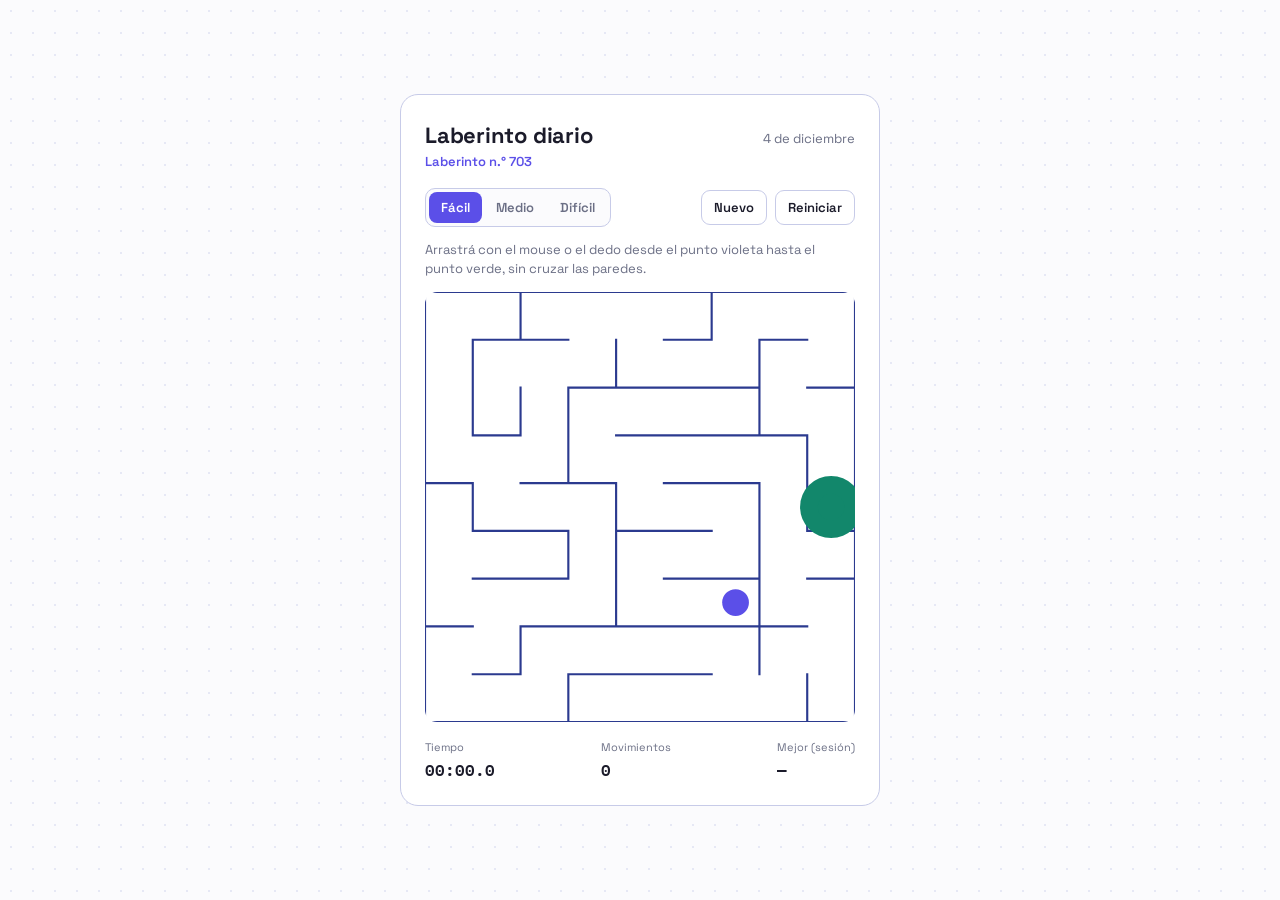
<file: games/Laberinto/index.html>
<!DOCTYPE html>
<html lang="es">
<head>
<meta charset="UTF-8" />
<meta name="viewport" content="width=device-width, initial-scale=1, maximum-scale=1, user-scalable=no" />
<title>Laberinto diario</title>
<link rel="preconnect" href="https://fonts.googleapis.com">
<link rel="preconnect" href="https://fonts.gstatic.com" crossorigin>
<link href="https://fonts.googleapis.com/css2?family=Space+Grotesk:wght@400;500;600;700&family=IBM+Plex+Mono:wght@500;600&display=swap" rel="stylesheet">
<style>
  :root{
    --bg: #FBFBFD;
    --surface: #FFFFFF;
    --ink: #1B1B2A;
    --ink-soft: #6B6F85;
    --line: #2B3A8F;
    --line-faint: #C7CBE8;
    --accent: #5B4FE8;
    --accent-soft: #EDEBFC;
    --success: #12876B;
    --success-soft: #E3F5EF;
    --grid-dot: #E6E8F5;
  }

  * { box-sizing: border-box; }

  html, body {
    margin: 0;
    padding: 0;
    background: var(--bg);
    background-image: radial-gradient(var(--grid-dot) 1px, transparent 1px);
    background-size: 22px 22px;
    color: var(--ink);
    font-family: 'Space Grotesk', sans-serif;
    min-height: 100%;
  }

  .page {
    min-height: 100vh;
    display: flex;
    align-items: center;
    justify-content: center;
    padding: 28px 16px;
  }

  .card {
    width: 100%;
    max-width: 480px;
    background: var(--surface);
    border: 1px solid var(--line-faint);
    border-radius: 18px;
    padding: 26px 24px 22px;
  }

  header { margin-bottom: 18px; }

  .title-row {
    display: flex;
    align-items: baseline;
    justify-content: space-between;
    gap: 10px;
  }

  h1 {
    font-size: 22px;
    font-weight: 700;
    letter-spacing: -0.01em;
    margin: 0;
  }

  .date {
    font-size: 13px;
    color: var(--ink-soft);
    white-space: nowrap;
  }

  .puzzle-label {
    margin: 4px 0 0;
    font-size: 13px;
    color: var(--accent);
    font-weight: 600;
  }

  .controls {
    display: flex;
    flex-wrap: wrap;
    gap: 10px;
    justify-content: space-between;
    align-items: center;
    margin-bottom: 14px;
  }

  .segmented {
    display: inline-flex;
    background: var(--bg);
    border: 1px solid var(--line-faint);
    border-radius: 10px;
    padding: 3px;
    gap: 2px;
  }

  .seg-btn {
    border: none;
    background: transparent;
    color: var(--ink-soft);
    font-family: inherit;
    font-size: 13px;
    font-weight: 600;
    padding: 7px 12px;
    border-radius: 8px;
    cursor: pointer;
    transition: background .15s ease, color .15s ease;
  }

  .seg-btn.active {
    background: var(--accent);
    color: #fff;
  }

  .actions { display: flex; gap: 8px; }

  .btn-ghost {
    border: 1px solid var(--line-faint);
    background: var(--surface);
    color: var(--ink);
    font-family: inherit;
    font-size: 13px;
    font-weight: 600;
    padding: 8px 12px;
    border-radius: 9px;
    cursor: pointer;
    transition: border-color .15s ease, background .15s ease;
  }
  .btn-ghost:hover { border-color: var(--accent); background: var(--accent-soft); }

  .btn-primary {
    border: none;
    background: var(--accent);
    color: #fff;
    font-family: inherit;
    font-size: 14px;
    font-weight: 600;
    padding: 10px 16px;
    border-radius: 10px;
    cursor: pointer;
  }

  .hint {
    font-size: 13px;
    color: var(--ink-soft);
    margin: 0 0 14px;
    line-height: 1.4;
  }

  .maze-wrap {
    position: relative;
    width: 100%;
    aspect-ratio: 1 / 1;
    border-radius: 12px;
    overflow: hidden;
    background: var(--surface);
    touch-action: none;
  }

  .maze-wrap.invalid { animation: shake .28s ease; }

  @keyframes shake {
    0%, 100% { transform: translateX(0); }
    25% { transform: translateX(-4px); }
    75% { transform: translateX(4px); }
  }

  @media (prefers-reduced-motion: reduce) {
    .maze-wrap.invalid { animation: none; }
    #goalPulse { animation: none !important; }
  }

  svg { display: block; width: 100%; height: 100%; }

  #goalPulse {
    animation: pulse 1.6s ease-in-out infinite;
    transform-origin: center;
  }

  @keyframes pulse {
    0%, 100% { opacity: .35; }
    50% { opacity: .05; }
  }

  footer.stats {
    display: flex;
    justify-content: space-between;
    margin-top: 18px;
    gap: 8px;
  }

  .stat {
    display: flex;
    flex-direction: column;
    gap: 2px;
  }

  .stat-label {
    font-size: 11px;
    color: var(--ink-soft);
  }

  .stat-value {
    font-family: 'IBM Plex Mono', monospace;
    font-size: 16px;
    font-weight: 600;
  }

  .overlay {
    position: fixed;
    inset: 0;
    background: rgba(27, 27, 42, 0.45);
    display: none;
    align-items: center;
    justify-content: center;
    padding: 20px;
    z-index: 10;
  }
  .overlay.open { display: flex; }

  .win-panel {
    background: var(--surface);
    border-radius: 16px;
    padding: 26px 24px;
    max-width: 320px;
    width: 100%;
    text-align: center;
  }

  .win-panel h2 {
    margin: 0 0 8px;
    font-size: 19px;
  }

  .win-panel p {
    margin: 0 0 18px;
    font-size: 14px;
    color: var(--ink-soft);
    line-height: 1.5;
  }

  .win-panel .win-time {
    font-family: 'IBM Plex Mono', monospace;
    color: var(--success);
    font-weight: 600;
  }

  .win-actions {
    display: flex;
    gap: 8px;
    justify-content: center;
  }
  .win-actions-secondary { margin-top: 8px; }
</style>
</head>
<body>

<div class="page">
  <div class="card">
    <header>
      <div class="title-row">
        <h1>Laberinto diario</h1>
        <span class="date" id="dateLabel"></span>
      </div>
      <p class="puzzle-label" id="puzzleLabel">Laberinto n.° 1</p>
    </header>

    <div class="controls">
      <div class="segmented" role="tablist" aria-label="Dificultad">
        <button data-level="easy" class="seg-btn active">Fácil</button>
        <button data-level="medium" class="seg-btn">Medio</button>
        <button data-level="hard" class="seg-btn">Difícil</button>
      </div>
      <div class="actions">
        <button id="newMazeBtn" class="btn-ghost">Nuevo</button>
        <button id="resetBtn" class="btn-ghost">Reiniciar</button>
      </div>
    </div>

    <p class="hint">Arrastrá con el mouse o el dedo desde el punto violeta hasta el punto verde, sin cruzar las paredes.</p>

    <div class="maze-wrap" id="mazeWrap">
      <svg id="mazeSvg" viewBox="0 0 100 100"></svg>
    </div>

    <footer class="stats">
      <div class="stat">
        <span class="stat-label">Tiempo</span>
        <span class="stat-value" id="timerLabel">00:00.0</span>
      </div>
      <div class="stat">
        <span class="stat-label">Movimientos</span>
        <span class="stat-value" id="movesLabel">0</span>
      </div>
      <div class="stat">
        <span class="stat-label">Mejor (sesión)</span>
        <span class="stat-value" id="bestLabel">—</span>
      </div>
    </footer>
  </div>
</div>

<div class="overlay" id="winOverlay">
  <div class="win-panel">
    <h2>¡Laberinto resuelto!</h2>
    <p id="winSummary"></p>
    <div class="win-actions">
      <button id="shareBtn" class="btn-primary">Compartir resultado</button>
    </div>
    <div class="win-actions win-actions-secondary">
      <button id="winAgainBtn" class="btn-ghost">Otro laberinto</button>
      <button id="winCloseBtn" class="btn-ghost">Cerrar</button>
    </div>
  </div>
</div>

<script>
(function(){
  "use strict";

  const LEVELS = {
    easy:   { size: 9,  label: 'Fácil',   branch: 0.08 },
    medium: { size: 14, label: 'Medio',   branch: 0.35 },
    hard:   { size: 19, label: 'Difícil', branch: 0.65 }
  };
  const U = 10; // unit size per cell in viewBox coordinates

  let level = 'easy';
  let grid = [];
  let size = LEVELS[level].size;
  let path = [];
  let startCell = [0,0];
  let goalCell = [size-1,size-1];
  let lastResult = null;
  let dragging = false;
  let timerStart = null;
  let timerRAF = null;
  let isDaily = true;
  const sessionBest = { easy: null, medium: null, hard: null };

  const svg = document.getElementById('mazeSvg');
  const mazeWrap = document.getElementById('mazeWrap');
  const timerLabel = document.getElementById('timerLabel');
  const movesLabel = document.getElementById('movesLabel');
  const bestLabel = document.getElementById('bestLabel');
  const puzzleLabel = document.getElementById('puzzleLabel');
  const dateLabel = document.getElementById('dateLabel');
  const winOverlay = document.getElementById('winOverlay');
  const winSummary = document.getElementById('winSummary');

  // ---------- seeded RNG ----------
  function hashSeed(str){
    let h = 1779033703 ^ str.length;
    for(let i=0;i<str.length;i++){
      h = Math.imul(h ^ str.charCodeAt(i), 3432918353);
      h = (h << 13) | (h >>> 19);
    }
    return function(){
      h = Math.imul(h ^ (h >>> 16), 2246822507);
      h = Math.imul(h ^ (h >>> 13), 3266489909);
      h ^= h >>> 16;
      return (h >>> 0) / 4294967296;
    };
  }

  function todayStr(){
    const d = new Date();
    return d.getFullYear() + '-' + String(d.getMonth()+1).padStart(2,'0') + '-' + String(d.getDate()).padStart(2,'0');
  }

  function dayNumber(){
    const epoch = new Date('2025-01-01T00:00:00Z');
    const now = new Date();
    const diff = Math.floor((Date.UTC(now.getFullYear(), now.getMonth(), now.getDate()) - epoch.getTime()) / 86400000);
    return Math.max(1, diff + 1);
  }

  // ---------- maze generation (growing tree, tunable branchiness) ----------
  // branchProb = 0   -> behaves like recursive backtracker: long, mostly linear corridors
  // branchProb = 1   -> behaves like randomized Prim's: many short branches and dead ends
  function generateMaze(n, rng, branchProb){
    const cells = Array.from({length:n}, () =>
      Array.from({length:n}, () => ({top:true,right:true,bottom:true,left:true,visited:false}))
    );
    const active = [[0,0]];
    cells[0][0].visited = true;
    while(active.length){
      const idx = rng() < branchProb
        ? Math.floor(rng() * active.length)  // random pick -> more forks & dead ends
        : active.length - 1;                 // last pick -> long winding corridors
      const [r,c] = active[idx];
      const options = [];
      if(r>0 && !cells[r-1][c].visited) options.push([r-1,c,'top']);
      if(r<n-1 && !cells[r+1][c].visited) options.push([r+1,c,'bottom']);
      if(c>0 && !cells[r][c-1].visited) options.push([r,c-1,'left']);
      if(c<n-1 && !cells[r][c+1].visited) options.push([r,c+1,'right']);
      if(options.length === 0){ active.splice(idx,1); continue; }
      const [nr,nc,dir] = options[Math.floor(rng() * options.length)];
      if(dir==='top'){ cells[r][c].top=false; cells[nr][nc].bottom=false; }
      if(dir==='bottom'){ cells[r][c].bottom=false; cells[nr][nc].top=false; }
      if(dir==='left'){ cells[r][c].left=false; cells[nr][nc].right=false; }
      if(dir==='right'){ cells[r][c].right=false; cells[nr][nc].left=false; }
      cells[nr][nc].visited = true;
      active.push([nr,nc]);
    }
    return cells;
  }

  // BFS from (r0,c0), returns the farthest cell and its distance
  function bfsFarthest(cells, n, r0, c0){
    const dist = Array.from({length:n}, () => new Array(n).fill(-1));
    dist[r0][c0] = 0;
    const queue = [[r0,c0]];
    let farthest = [r0,c0], maxD = 0;
    while(queue.length){
      const [r,c] = queue.shift();
      const d = dist[r][c];
      if(d > maxD){ maxD = d; farthest = [r,c]; }
      const cell = cells[r][c];
      if(!cell.top && dist[r-1][c] === -1){ dist[r-1][c] = d+1; queue.push([r-1,c]); }
      if(!cell.bottom && dist[r+1][c] === -1){ dist[r+1][c] = d+1; queue.push([r+1,c]); }
      if(!cell.left && dist[r][c-1] === -1){ dist[r][c-1] = d+1; queue.push([r,c-1]); }
      if(!cell.right && dist[r][c+1] === -1){ dist[r][c+1] = d+1; queue.push([r,c+1]); }
    }
    return farthest;
  }

  // Finds the two cells that are furthest apart in the maze (its "diameter"),
  // so the true solution path is always long and winds through the maze,
  // regardless of where that ends up on the grid.
  function computeEndpoints(cells, n){
    const a = bfsFarthest(cells, n, 0, 0);
    const b = bfsFarthest(cells, n, a[0], a[1]);
    return { start: a, end: b };
  }

  // ---------- rendering ----------
  function render(){
    size = LEVELS[level].size;
    svg.setAttribute('viewBox', `0 0 ${size*U} ${size*U}`);
    svg.innerHTML = '';

    const ns = 'http://www.w3.org/2000/svg';

    // wall path (blueprint hairlines)
    let d = '';
    for(let r=0;r<size;r++){
      for(let c=0;c<size;c++){
        const cell = grid[r][c];
        const x0 = c*U, y0 = r*U, x1 = x0+U, y1 = y0+U;
        if(cell.top)    d += `M${x0} ${y0} L${x1} ${y0} `;
        if(cell.left)   d += `M${x0} ${y0} L${x0} ${y1} `;
        if(cell.right)  d += `M${x1} ${y0} L${x1} ${y1} `;
        if(cell.bottom) d += `M${x0} ${y1} L${x1} ${y1} `;
      }
    }
    const wallsPath = document.createElementNS(ns,'path');
    wallsPath.setAttribute('d', d);
    wallsPath.setAttribute('stroke', '#2B3A8F');
    wallsPath.setAttribute('stroke-width', '0.45');
    wallsPath.setAttribute('stroke-linecap', 'square');
    wallsPath.setAttribute('fill', 'none');
    svg.appendChild(wallsPath);

    // goal pulse ring
    const [goalCx, goalCy] = cellCenter(goalCell[0], goalCell[1]);
    const pulse = document.createElementNS(ns,'circle');
    pulse.setAttribute('id','goalPulse');
    pulse.setAttribute('cx', goalCx);
    pulse.setAttribute('cy', goalCy);
    pulse.setAttribute('r', U*0.65);
    pulse.setAttribute('fill', '#12876B');
    svg.appendChild(pulse);

    // goal marker
    const goal = document.createElementNS(ns,'circle');
    goal.setAttribute('cx', goalCx);
    goal.setAttribute('cy', goalCy);
    goal.setAttribute('r', U*0.28);
    goal.setAttribute('fill', '#12876B');
    svg.appendChild(goal);

    // start marker
    const [startCx, startCy] = cellCenter(startCell[0], startCell[1]);
    const start = document.createElementNS(ns,'circle');
    start.setAttribute('cx', startCx);
    start.setAttribute('cy', startCy);
    start.setAttribute('r', U*0.28);
    start.setAttribute('fill', '#5B4FE8');
    svg.appendChild(start);

    // path polyline
    const poly = document.createElementNS(ns,'polyline');
    poly.setAttribute('id','pathLine');
    poly.setAttribute('fill','none');
    poly.setAttribute('stroke','#5B4FE8');
    poly.setAttribute('stroke-width', String(U*0.22));
    poly.setAttribute('stroke-linecap','round');
    poly.setAttribute('stroke-linejoin','round');
    svg.appendChild(poly);

    drawPath();
  }

  function cellCenter(r,c){
    return [c*U + U/2, r*U + U/2];
  }

  function drawPath(){
    const poly = document.getElementById('pathLine');
    if(!poly) return;
    const pts = path.map(([r,c]) => cellCenter(r,c).join(',')).join(' ');
    poly.setAttribute('points', pts);
  }

  // ---------- game state ----------
  function newMaze(daily){
    isDaily = !!daily;
    size = LEVELS[level].size;
    const seedStr = isDaily ? `${todayStr()}-${level}` : `${Math.random()}-${level}`;
    const rng = hashSeed(seedStr);
    grid = generateMaze(size, rng, LEVELS[level].branch);
    const endpoints = computeEndpoints(grid, size);
    startCell = endpoints.start;
    goalCell = endpoints.end;
    path = [ [startCell[0], startCell[1]] ];
    dragging = false;
    stopTimer();
    updateTimerLabel(0);
    movesLabel.textContent = '0';
    puzzleLabel.textContent = isDaily ? `Laberinto n.° ${dayNumber()}` : 'Modo práctica';
    winOverlay.classList.remove('open');
    render();
  }

  function updateTimerLabel(ms){
    const totalMs = Math.max(0, ms);
    const mm = String(Math.floor(totalMs/60000)).padStart(2,'0');
    const ss = String(Math.floor((totalMs%60000)/1000)).padStart(2,'0');
    const tenths = Math.floor((totalMs%1000)/100);
    timerLabel.textContent = `${mm}:${ss}.${tenths}`;
  }

  function startTimer(){
    if(timerStart !== null) return;
    timerStart = performance.now();
    tick();
  }

  function tick(){
    if(timerStart === null) return;
    updateTimerLabel(performance.now() - timerStart);
    timerRAF = requestAnimationFrame(tick);
  }

  function stopTimer(){
    if(timerRAF) cancelAnimationFrame(timerRAF);
    timerRAF = null;
    timerStart = null;
  }

  function flashInvalid(){
    mazeWrap.classList.remove('invalid');
    void mazeWrap.offsetWidth;
    mazeWrap.classList.add('invalid');
  }

  function wallBetween(r1,c1,r2,c2){
    const a = grid[r1][c1];
    if(r2 === r1-1) return a.top;
    if(r2 === r1+1) return a.bottom;
    if(c2 === c1-1) return a.left;
    if(c2 === c1+1) return a.right;
    return true;
  }

  function pointToCell(x,y){
    let c = Math.floor(x/U);
    let r = Math.floor(y/U);
    c = Math.min(size-1, Math.max(0,c));
    r = Math.min(size-1, Math.max(0,r));
    return [r,c];
  }

  function svgPointFromEvent(evt){
    const rect = svg.getBoundingClientRect();
    const scaleX = (size*U) / rect.width;
    const scaleY = (size*U) / rect.height;
    return [(evt.clientX - rect.left) * scaleX, (evt.clientY - rect.top) * scaleY];
  }

  function handleWin(){
    // capture elapsed time BEFORE stopping the timer (stopTimer clears timerStart)
    const finalMs = timerStart !== null ? (performance.now() - timerStart) : 0;
    stopTimer();
    dragging = false;
    const moves = path.length - 1;
    const key = level;
    if(sessionBest[key] === null || finalMs < sessionBest[key]) sessionBest[key] = finalMs;
    updateBestLabel();
    const mm = String(Math.floor(finalMs/60000)).padStart(2,'0');
    const ss = String(Math.floor((finalMs%60000)/1000)).padStart(2,'0');
    lastResult = { ms: finalMs, moves, level, isDaily, day: dayNumber() };
    winSummary.innerHTML = `Lo resolviste en <span class="win-time">${mm}:${ss}</span> con ${moves} movimientos.`;
    winOverlay.classList.add('open');
  }

  function updateBestLabel(){
    const best = sessionBest[level];
    if(best === null){ bestLabel.textContent = '—'; return; }
    const mm = String(Math.floor(best/60000)).padStart(2,'0');
    const ss = String(Math.floor((best%60000)/1000)).padStart(2,'0');
    bestLabel.textContent = `${mm}:${ss}`;
  }

  // ---------- pointer interaction ----------
  function onPointerDown(evt){
    svg.setPointerCapture(evt.pointerId);
    const [x,y] = svgPointFromEvent(evt);
    const [r,c] = pointToCell(x,y);
    const last = path[path.length-1];
    if(r === last[0] && c === last[1]){
      dragging = true;
    } else if(path.length === 1 && r === startCell[0] && c === startCell[1]){
      dragging = true;
    }
  }

  function onPointerMove(evt){
    if(!dragging) return;
    const [x,y] = svgPointFromEvent(evt);
    const [r,c] = pointToCell(x,y);
    const last = path[path.length-1];
    if(r === last[0] && c === last[1]) return;

    const dr = Math.abs(r-last[0]), dc = Math.abs(c-last[1]);
    const isAdjacent = (dr+dc) === 1;

    if(path.length >= 2){
      const prev = path[path.length-2];
      if(r === prev[0] && c === prev[1]){
        path.pop();
        drawPath();
        movesLabel.textContent = String(path.length-1);
        return;
      }
    }

    if(!isAdjacent) return;

    if(wallBetween(last[0], last[1], r, c)){
      flashInvalid();
      return;
    }

    path.push([r,c]);
    drawPath();
    movesLabel.textContent = String(path.length-1);

    if(path.length === 2) startTimer();

    if(r === goalCell[0] && c === goalCell[1]){
      handleWin();
    }
  }

  function onPointerUp(){
    dragging = false;
  }

  svg.addEventListener('pointerdown', onPointerDown);
  svg.addEventListener('pointermove', onPointerMove);
  svg.addEventListener('pointerup', onPointerUp);
  svg.addEventListener('pointercancel', onPointerUp);

  // ---------- controls ----------
  document.querySelectorAll('.seg-btn').forEach(btn => {
    btn.addEventListener('click', () => {
      document.querySelectorAll('.seg-btn').forEach(b => b.classList.remove('active'));
      btn.classList.add('active');
      level = btn.dataset.level;
      newMaze(true);
    });
  });

  document.getElementById('newMazeBtn').addEventListener('click', () => newMaze(false));
  document.getElementById('resetBtn').addEventListener('click', () => {
    path = [ [startCell[0], startCell[1]] ];
    dragging = false;
    stopTimer();
    updateTimerLabel(0);
    movesLabel.textContent = '0';
    drawPath();
  });
  function buildShareText(){
    if(!lastResult) return '';
    const diffEmoji = { easy: '🟩', medium: '🟨', hard: '🟥' }[lastResult.level];
    const mm = String(Math.floor(lastResult.ms/60000)).padStart(2,'0');
    const ss = String(Math.floor((lastResult.ms%60000)/1000)).padStart(2,'0');
    const title = lastResult.isDaily ? `Laberinto diario #${lastResult.day}` : 'Laberinto (práctica)';
    return `${title} ${diffEmoji}\n⏱️ ${mm}:${ss} · ${lastResult.moves} movimientos\n${location.href}`;
  }

  function copyToClipboard(text){
    if(navigator.clipboard && navigator.clipboard.writeText){
      return navigator.clipboard.writeText(text);
    }
    const ta = document.createElement('textarea');
    ta.value = text;
    ta.style.position = 'fixed';
    ta.style.opacity = '0';
    document.body.appendChild(ta);
    ta.focus();
    ta.select();
    try { document.execCommand('copy'); } catch(e) {}
    document.body.removeChild(ta);
    return Promise.resolve();
  }

  document.getElementById('shareBtn').addEventListener('click', (e) => {
    const btn = e.currentTarget;
    const text = buildShareText();
    if(!text) return;
    copyToClipboard(text).then(() => {
      const original = btn.textContent;
      btn.textContent = '¡Copiado!';
      setTimeout(() => { btn.textContent = original; }, 1500);
    });
  });

  document.getElementById('winAgainBtn').addEventListener('click', () => newMaze(false));
  document.getElementById('winCloseBtn').addEventListener('click', () => winOverlay.classList.remove('open'));

  // ---------- init ----------
  dateLabel.textContent = new Date().toLocaleDateString('es-AR', { day: 'numeric', month: 'long' });
  newMaze(true);
})();
</script>

</body>
</html>
</file>
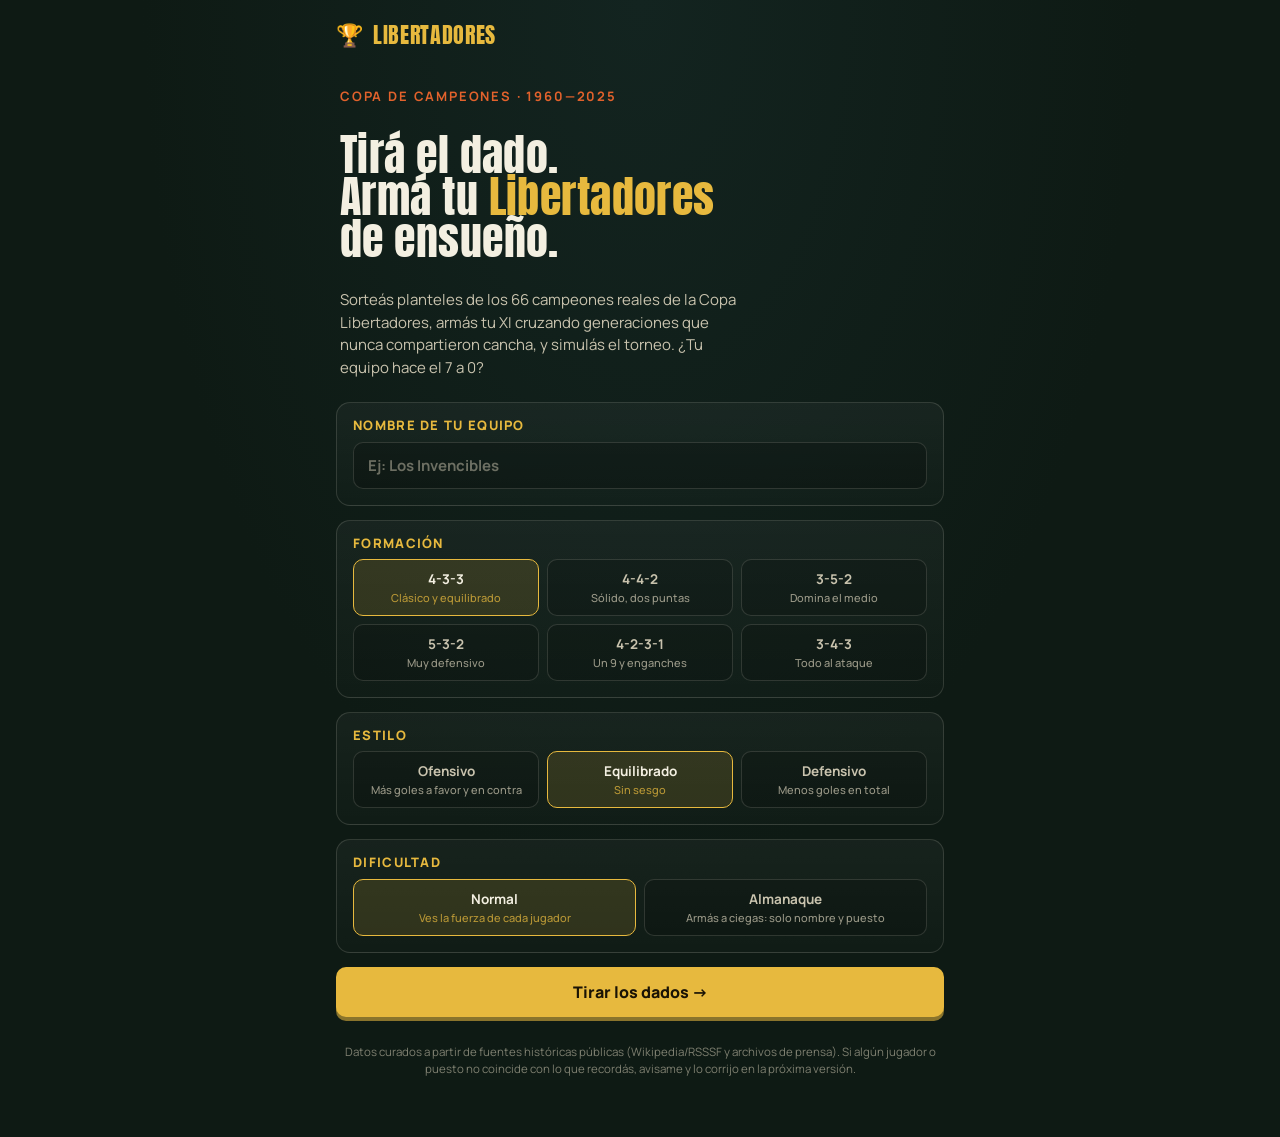
<file: games/Libertadores/index.html>
<!DOCTYPE html>
<html lang="es">
<head>
<meta charset="UTF-8">
<meta name="viewport" content="width=device-width, initial-scale=1, viewport-fit=cover">
<title>Libertadores — arma, tira, sos campeón</title>
<link rel="preconnect" href="https://fonts.googleapis.com">
<link rel="preconnect" href="https://fonts.gstatic.com" crossorigin>
<link href="https://fonts.googleapis.com/css2?family=Anton&family=Manrope:wght@400;500;600;700;800&display=swap" rel="stylesheet">
<link rel="stylesheet" href="styles.css">
</head>
<body>
<div class="app" id="app"></div>

<script src="teams.js"></script>
<script>

/* ============================================================
   FORMACIONES Y ESTILOS
   ============================================================ */
const FORMATIONS = {
 "4-3-3": {DEF:4,MED:3,DEL:3, label:"4-3-3", desc:"Clásico y equilibrado"},
 "4-4-2": {DEF:4,MED:4,DEL:2, label:"4-4-2", desc:"Sólido, dos puntas"},
 "3-5-2": {DEF:3,MED:5,DEL:2, label:"3-5-2", desc:"Domina el medio"},
 "5-3-2": {DEF:5,MED:3,DEL:2, label:"5-3-2", desc:"Muy defensivo"},
 "4-2-3-1": {DEF:4,MED:5,DEL:1, label:"4-2-3-1", desc:"Un 9 y enganches"},
 "3-4-3": {DEF:3,MED:4,DEL:3, label:"3-4-3", desc:"Todo al ataque"},
};
const STYLES = {
 ofensivo:{label:"Ofensivo", atk:6, def:-6, desc:"Más goles a favor y en contra"},
 equilibrado:{label:"Equilibrado", atk:0, def:0, desc:"Sin sesgo"},
 defensivo:{label:"Defensivo", atk:-6, def:6, desc:"Menos goles en total"},
};
const DIFFICULTIES = {
 normal:{label:"Normal", desc:"Ves la fuerza de cada jugador", blind:false},
 almanaque:{label:"Almanaque", desc:"Armás a ciegas: solo nombre y puesto", blind:true},
};

/* ============================================================
   ESTADO DEL JUEGO
   ============================================================ */
let state = null;
function freshState(){
  return {
    screen:"setup",
    teamName:"",
    formation:"4-3-3",
    style:"equilibrado",
    difficulty:"normal",
    usedTeamIds:[],
    reveal:null, // current rolled team {team,...}
    selectedPlayer:null, // player chosen from the current reveal, awaiting a slot
    rerollsLeft:3, // "volver a tirar" sin elegir jugador: 3 por partida
    slots:[], // built on start draft: {key, bucket, index, player:null}
    // simulation
    sim:null,
  };
}
state = freshState();

/* ============================================================
   HELPERS
   ============================================================ */
function rnd(a,b){return Math.random()*(b-a)+a;}
function pick(arr){return arr[Math.floor(Math.random()*arr.length)];}
function poisson(lambda){
  const L = Math.exp(-lambda);
  let k=0, p=1;
  do{ k++; p*= Math.random(); } while(p>L);
  return k-1;
}
function clamp(v,a,b){return Math.max(a,Math.min(b,v));}

function buildSlots(formationKey){
  const f = FORMATIONS[formationKey];
  const slots = [];
  slots.push({key:"POR-0", bucket:"POR", player:null});
  for(let i=0;i<f.DEF;i++) slots.push({key:"DEF-"+i, bucket:"DEF", player:null});
  for(let i=0;i<f.MED;i++) slots.push({key:"MED-"+i, bucket:"MED", player:null});
  for(let i=0;i<f.DEL;i++) slots.push({key:"DEL-"+i, bucket:"DEL", player:null});
  return slots;
}

function slotCoords(bucket, idx, countInBucket){
  // returns {top left} in %
  const spread = (idx+1)/(countInBucket+1)*100;
  const rows = {POR:92, DEF:71, MED:47, DEL:20};
  // stagger midfield/defense rows a touch if many players
  return {top:rows[bucket], left:spread};
}

function filledCount(){ return state.slots.filter(s=>s.player).length; }
function totalSlots(){ return state.slots.length; }

function squadStrength(players, formationKey, styleKey){
  const f = FORMATIONS[formationKey];
  const st = STYLES[styleKey];
  const avg = players.reduce((s,p)=>s+p.ovr,0)/players.length;
  const delCount = players.filter(p=>p.pos==="DEL").length;
  const defCount = players.filter(p=>p.pos==="DEF").length;
  let attack = avg + (delCount-3)*1.4 + st.atk;
  let defense = avg + (defCount-4)*1.4 + st.def;
  return {attack:clamp(attack,40,99), defense:clamp(defense,40,99), avg};
}

function ratingFor(teamData){
  // used for AI rivals straight from real dataset, "equilibrado" baseline
  const avg = teamData.players.reduce((s,p)=>s+p.ovr,0)/teamData.players.length;
  const delCount = teamData.players.filter(p=>p.pos==="DEL").length;
  const defCount = teamData.players.filter(p=>p.pos==="DEF").length;
  return {
    attack: clamp(avg + (delCount-3)*1.4, 40, 99),
    defense: clamp(avg + (defCount-4)*1.4, 40, 99),
    avg
  };
}

function simulateGoals(attack, defense){
  let lambda = 1.35 * (attack/defense);
  lambda = clamp(lambda, 0.15, 4.2);
  return poisson(lambda);
}

function randomMinutes(n, max){
  const mins = [];
  for(let i=0;i<n;i++) mins.push(Math.floor(rnd(1,max)));
  return mins.sort((a,b)=>a-b);
}

function scorerFor(players){
  const weighted = [];
  players.forEach(p=>{
    let w = p.pos==="DEL"?4:p.pos==="MED"?2:p.pos==="DEF"?1:0;
    for(let i=0;i<w;i++) weighted.push(p);
  });
  if(!weighted.length) return players[0];
  return pick(weighted);
}

/* ============================================================
   RENDER
   ============================================================ */
const app = document.getElementById("app");

function render(){
  if(state.screen==="setup") renderSetup();
  else if(state.screen==="draft") renderDraft();
  else if(state.screen==="sim") renderSim();
  else if(state.screen==="summary") renderSummary();
}

function topbar(subtitle){
  return `<div class="topbar">
    <div class="brand"><span class="ball">🏆</span><span class="name">LIBERTADORES</span></div>
    ${subtitle?`<div class="scorebug">${subtitle}</div>`:""}
  </div>`;
}

function renderSetup(){
  app.innerHTML = `
  ${topbar()}
  <div class="screen">
    <div class="hero">
      <div class="kicker">Copa de campeones · 1960—2025</div>
      <h1>Tirá el dado.<br>Armá tu <span>Libertadores</span><br>de ensueño.</h1>
      <p>Sorteás planteles de los 66 campeones reales de la Copa Libertadores, armás tu XI cruzando generaciones que nunca compartieron cancha, y simulás el torneo. ¿Tu equipo hace el 7 a 0?</p>
    </div>

    <div class="card">
      <h3>Nombre de tu equipo</h3>
      <input class="nameinput" id="teamNameInput" placeholder="Ej: Los Invencibles" maxlength="24" value="${state.teamName}">
    </div>

    <div class="card">
      <h3>Formación</h3>
      <div class="opt-grid three" id="formGrid">
        ${Object.entries(FORMATIONS).map(([k,f])=>`
          <div class="opt ${state.formation===k?'active':''}" data-formation="${k}">
            ${f.label}<small>${f.desc}</small>
          </div>`).join("")}
      </div>
    </div>

    <div class="card">
      <h3>Estilo</h3>
      <div class="opt-grid three" id="styleGrid">
        ${Object.entries(STYLES).map(([k,s])=>`
          <div class="opt ${state.style===k?'active':''}" data-style="${k}">
            ${s.label}<small>${s.desc}</small>
          </div>`).join("")}
      </div>
    </div>

    <div class="card">
      <h3>Dificultad</h3>
      <div class="opt-grid" id="diffGrid">
        ${Object.entries(DIFFICULTIES).map(([k,d])=>`
          <div class="opt ${state.difficulty===k?'active':''}" data-diff="${k}">
            ${d.label}<small>${d.desc}</small>
          </div>`).join("")}
      </div>
    </div>

    <button class="btn block" id="startBtn">Tirar los dados →</button>
    <div class="footer-note">Datos curados a partir de fuentes históricas públicas (Wikipedia/RSSSF y archivos de prensa). Si algún jugador o puesto no coincide con lo que recordás, avisame y lo corrijo en la próxima versión.</div>
  </div>`;

  document.getElementById("teamNameInput").oninput = e=>{state.teamName = e.target.value;};
  document.querySelectorAll("[data-formation]").forEach(el=>el.onclick=()=>{state.formation=el.dataset.formation; render();});
  document.querySelectorAll("[data-style]").forEach(el=>el.onclick=()=>{state.style=el.dataset.style; render();});
  document.querySelectorAll("[data-diff]").forEach(el=>el.onclick=()=>{state.difficulty=el.dataset.diff; render();});
  document.getElementById("startBtn").onclick = ()=>{
    state.slots = buildSlots(state.formation);
    state.usedTeamIds = [];
    state.reveal = null;
    state.selectedPlayer = null;
    state.rerollsLeft = 3;
    state.screen = "draft";
    render();
  };
}

function renderDraft(){
  const f = FORMATIONS[state.formation];
  const bucketCounts = {POR:1, DEF:f.DEF, MED:f.MED, DEL:f.DEL};
  const bucketIdxTrack = {POR:0,DEF:0,MED:0,DEL:0};

  const pitchSlots = state.slots.map(s=>{
    const idx = bucketIdxTrack[s.bucket]++;
    const coords = slotCoords(s.bucket, idx, bucketCounts[s.bucket]);
    return {...s, top:coords.top, left:coords.left};
  });

  const pct = Math.round(filledCount()/totalSlots()*100);
  const blind = DIFFICULTIES[state.difficulty].blind;
  const sel = state.selectedPlayer; // {player, teamData} or null
  const waitingForSlot = !!sel;

  let hint;
  if(!state.reveal) hint = "Tirá el dado para sortear un plantel campeón";
  else if(!sel) hint = "Elegí un jugador de este plantel";
  else hint = `Elegiste a ${sel.player.name} (${sel.player.pos}) — tocá un puesto de ${sel.player.pos} para ubicarlo`;

  app.innerHTML = `
  ${topbar(FORMATIONS[state.formation].label)}
  <div class="screen">
    <div class="progressbar">
      <div class="track"><div class="fill" style="width:${pct}%"></div></div>
      <div class="count">${filledCount()}/${totalSlots()}</div>
    </div>

    <div class="pitch" id="pitch">
      ${pitchSlots.map(s=>{
        const isTarget = waitingForSlot && !s.player && s.bucket===sel.player.pos;
        const isDimmed = waitingForSlot && !isTarget;
        return `
        <div class="slot ${s.player?'filled':''} ${isTarget?'selected':''} ${isDimmed?'dimmed-slot':''}" style="top:${s.top}%;left:${s.left}%" data-slot="${s.key}">
          ${s.player?`<div class="xbtn" data-remove="${s.key}">✕</div>`:""}
          <div class="dot">${s.player? (s.player.n) : s.bucket}</div>
          <div class="label">${s.player? s.player.name.split(' ').slice(-1)[0] : s.bucket}</div>
          ${s.player && !blind ? `<div class="sub">${s.player.ovr} OVR</div>`:""}
        </div>`;
      }).join("")}
    </div>

    ${filledCount()<totalSlots() ? `
      <div class="roll-zone">
        ${!state.reveal ? `<button class="dice" id="diceBtn">🎲</button>` : ""}
        <div class="hint">${hint}</div>
        ${state.reveal ? `<button class="btn secondary small" id="rerollBtn" ${state.rerollsLeft<=0?'disabled':''}>Volver a tirar (quedan ${state.rerollsLeft})</button>` : ""}
      </div>
    ` : `
      <div class="card" style="text-align:center;">
        <h3 style="margin-bottom:4px;">¡Equipo completo!</h3>
        <p style="color:var(--cream-dim);font-size:14px;margin-bottom:14px;">Revisá tu XI y arrancá la Copa.</p>
        <button class="btn block" id="goSim">Ir a la Copa →</button>
      </div>
    `}

    ${state.reveal ? renderRevealCard(blind) : ""}

    <div class="footer-note">Cuando sale un plantel, elegís un solo jugador y después el puesto donde va (solo se puede ubicar en su posición real). Tenés 3 "volver a tirar" por partida para descartar un plantel sin elegir.</div>
  </div>`;

  document.querySelectorAll("[data-slot]").forEach(el=>{
    el.onclick=(e)=>{
      if(e.target.dataset.remove) return;
      const key = el.dataset.slot;
      const s = state.slots.find(x=>x.key===key);
      if(s.player) return; // se libera con la ✕
      if(!waitingForSlot) return; // primero hay que elegir un jugador
      if(s.bucket !== sel.player.pos) return; // posición incompatible
      s.player = {...sel.player, _teamId:sel.teamData.id, _team:sel.teamData.team, _year:sel.teamData.year};
      state.selectedPlayer = null;
      state.reveal = null; // el plantel se descarta tras usar un jugador
      render();
    };
  });
  document.querySelectorAll("[data-remove]").forEach(el=>{
    el.onclick=(e)=>{
      e.stopPropagation();
      const key = el.dataset.remove;
      const s = state.slots.find(x=>x.key===key);
      s.player = null;
      render();
    };
  });
  const diceBtn = document.getElementById("diceBtn");
  if(diceBtn) diceBtn.onclick = ()=>drawTeam(false);
  const rerollBtn = document.getElementById("rerollBtn");
  if(rerollBtn) rerollBtn.onclick = ()=>{
    if(state.rerollsLeft<=0) return;
    state.rerollsLeft--;
    drawTeam(true);
  };
  const goSim = document.getElementById("goSim");
  if(goSim) goSim.onclick = ()=>{ startSimulation(); };

  bindRevealHandlers();
}

function renderRevealCard(blind){
  const t = state.reveal;
  const sel = state.selectedPlayer;
  return `
  <div class="reveal-card" style="border-color:${t.c1}55;">
    <div class="reveal-head" style="background:linear-gradient(120deg, ${t.c1}33, transparent); border-bottom:1px solid ${t.c1}55;">
      <div>
        <div class="t1">${t.flag} ${t.team}</div>
        <div class="t2" style="color:${t.c1}">Libertadores ${t.year}</div>
      </div>
      <div class="tag">${t.country}</div>
    </div>
    <div class="reveal-body">
      <div class="plist">
        ${t.players.map(p=>{
          const hasSlot = state.slots.some(s=>!s.player && s.bucket===p.pos);
          const isSelected = sel && sel.player.n===p.n;
          const usable = hasSlot; // siempre se puede elegir mientras haya puesto libre de su posición
          return `
          <div class="prow ${usable?'usable':'disabled'} ${isSelected?'picked':''}" data-pick="${p.n}">
            <div class="num">${p.n}</div>
            <div class="pname">${p.name}${p.leg?'<span class="star">★</span>':''}</div>
            <div class="ppos">${p.pos}</div>
            ${blind? "" : `<div class="povr">${p.ovr}</div>`}
          </div>`;
        }).join("")}
      </div>
    </div>
  </div>`;
}

function bindRevealHandlers(){
  document.querySelectorAll("[data-pick]").forEach(el=>{
    el.onclick = ()=>{
      if(!el.classList.contains("usable")) return;
      const num = parseInt(el.dataset.pick,10);
      const t = state.reveal;
      const player = t.players.find(p=>p.n===num);
      // toggle selection: click again to deselect, click another to switch
      if(state.selectedPlayer && state.selectedPlayer.player.n===num){
        state.selectedPlayer = null;
      } else {
        state.selectedPlayer = {player, teamData:t};
      }
      render();
    };
  });
}

function drawTeam(isReroll){
  const diceEl = document.getElementById("diceBtn");
  if(diceEl){ diceEl.classList.add("rolling"); }
  state.selectedPlayer = null;
  setTimeout(()=>{
    const remaining = TEAMS.filter(t=>!state.usedTeamIds.includes(t.id));
    const pool = remaining.length? remaining : TEAMS;
    const t = pick(pool);
    state.usedTeamIds.push(t.id);
    if(state.usedTeamIds.length > TEAMS.length) state.usedTeamIds = [t.id];
    state.reveal = t;
    render();
  }, isReroll? 0 : 480);
}

/* ============================================================
   SIMULACIÓN
   ============================================================ */
function startSimulation(){
  const myPlayers = state.slots.map(s=>s.player);
  const my = squadStrength(myPlayers, state.formation, state.style);

  function drawRival(exclude){
    const pool = TEAMS.filter(t=>!exclude.includes(t.id));
    const t = pick(pool.length?pool:TEAMS);
    return {teamData:t, rating:ratingFor(t)};
  }

  const excludeIds = [];
  const rivals = [];
  for(let i=0;i<3;i++){
    const r = drawRival(excludeIds);
    excludeIds.push(r.teamData.id);
    rivals.push(r);
  }

  state.sim = {
    phase:"grupos",
    myPlayers, my,
    group:{rivals, matches:[], matchIndex:0, standings:null, advanced:null, done:false},
    knockout:{rounds:["Octavos de Final","Cuartos de Final","Semifinal","Final"], idx:0, current:null, eliminated:false, champion:false},
    totals:{w:0,d:0,l:0,gf:0,ga:0,played:0},
    excludeIds,
    log:[],
    view:"pre", // pre | playing | result | table
  };
  state.screen = "sim";
  render();
}

function playMatch(attack, defense, atkStyleBoost, defStyleBoost){
  const a = simulateGoals(attack, defense);
  const b = simulateGoals(defense, attack);
  return {a,b};
}

function simulateGroupAllMatches(sim){
  const r = sim.group.rivals;
  const my = sim.my;
  const matches = [];
  // my matches vs each rival
  r.forEach(rv=>{
    const gf = simulateGoals(my.attack, rv.rating.defense);
    const ga = simulateGoals(rv.rating.attack, my.defense);
    matches.push({home:"YOU", away:rv.teamData.id, gf, ga, isMine:true, rival:rv});
  });
  // rivals among themselves (for standings realism)
  for(let i=0;i<r.length;i++){
    for(let j=i+1;j<r.length;j++){
      const g1 = simulateGoals(r[i].rating.attack, r[j].rating.defense);
      const g2 = simulateGoals(r[j].rating.attack, r[i].rating.defense);
      matches.push({home:r[i].teamData.id, away:r[j].teamData.id, gf:g1, ga:g2, isMine:false});
    }
  }
  return matches;
}

function computeStandings(sim){
  const table = {};
  const you = "YOU";
  table[you] = {id:you, name:state.teamName||"Tu equipo", pts:0, gf:0, ga:0, played:0, isYou:true};
  sim.group.rivals.forEach(rv=>{ table[rv.teamData.id] = {id:rv.teamData.id, name:rv.teamData.team+" "+rv.teamData.year, pts:0, gf:0, ga:0, played:0}; });

  sim.group.allMatches.forEach(m=>{
    const homeId = m.isMine? you : m.home;
    const awayId = m.away;
    const home = table[homeId], away = table[awayId];
    home.played++; away.played++;
    home.gf+=m.gf; home.ga+=m.ga;
    away.gf+=m.ga; away.ga+=m.gf;
    if(m.gf>m.ga){home.pts+=3;} else if(m.gf<m.ga){away.pts+=3;} else {home.pts+=1; away.pts+=1;}
  });
  const arr = Object.values(table).sort((x,y)=> (y.pts-x.pts) || ((y.gf-y.ga)-(x.gf-x.ga)) || (y.gf-x.gf));
  return arr;
}

function renderSim(){
  const sim = state.sim;
  app.innerHTML = `${topbar("Copa Libertadores")}<div class="screen" id="simRoot"></div>`;
  const root = document.getElementById("simRoot");

  if(sim.phase==="grupos") renderGroupPhase(root, sim);
  else if(sim.phase==="knockout") renderKnockoutPhase(root, sim);
  else if(sim.phase==="ended") { state.screen="summary"; render(); }
}

function renderGroupPhase(root, sim){
  const g = sim.group;
  if(!g.allMatches){
    g.allMatches = simulateGroupAllMatches(sim);
    g.myOrder = g.allMatches.filter(m=>m.isMine);
  }

  if(g.matchIndex < g.myOrder.length){
    const m = g.myOrder[g.matchIndex];
    const rv = m.rival.teamData;
    const events = [];
    randomMinutes(m.gf, 90).forEach(min=>events.push({min, side:"you", who:scorerFor(sim.myPlayers.filter(p=>p.pos!=="POR")).name}));
    randomMinutes(m.ga, 90).forEach(min=>events.push({min, side:"riv", who:scorerFor(rv.players.filter(p=>p.pos!=="POR")).name}));
    events.sort((a,b)=>a.min-b.min);

    root.innerHTML = `
    <div class="matchcard">
      <div class="phase">Fase de grupos · Partido ${g.matchIndex+1}/3</div>
      <div class="scoreline">
        <div class="side"><div class="nm">${state.teamName||"Tu equipo"}</div><div class="yr">${FORMATIONS[state.formation].label}</div></div>
        <div class="score"><span>${m.gf}</span><span>–</span><span>${m.ga}</span></div>
        <div class="side"><div class="nm">${rv.flag} ${rv.team}</div><div class="yr">${rv.year}</div></div>
      </div>
      <div class="events">
        ${events.length? events.map(e=>`<div class="event ${e.side==='you'?'you':''}"><span class="min">${e.min}'</span> ⚽ ${e.who} ${e.side==='you'?'('+((state.teamName)||'tu equipo')+')':'('+rv.team+')'}</div>`).join("") : `<div class="event">Partido sin goles.</div>`}
      </div>
      <div class="result-pill ${m.gf>m.ga?'W':m.gf<m.ga?'L':'D'}">${m.gf>m.ga?'GANASTE':m.gf<m.ga?'PERDISTE':'EMPATE'}</div>
    </div>
    <button class="btn block" id="nextMatch">Siguiente →</button>
    `;
    document.getElementById("nextMatch").onclick = ()=>{
      sim.totals.played++;
      sim.totals.gf+=m.gf; sim.totals.ga+=m.ga;
      if(m.gf>m.ga) sim.totals.w++; else if(m.gf<m.ga) sim.totals.l++; else sim.totals.d++;
      g.matchIndex++;
      render();
    };
    return;
  }

  // group done, show table
  const standings = computeStandings(sim);
  const youIdx = standings.findIndex(s=>s.isYou);
  const advanced = youIdx < 2;
  root.innerHTML = `
  <div class="matchcard">
    <div class="phase">Tabla de posiciones — Fase de grupos</div>
    <div class="table-wrap">
      <table class="standings">
        <thead><tr><th style="text-align:left">Equipo</th><th>Pts</th><th>GF</th><th>GC</th></tr></thead>
        <tbody>
          ${standings.map(s=>`<tr class="${s.isYou?'you':''}"><td class="team">${s.isYou?'⭐ ':''}${s.name}</td><td>${s.pts}</td><td>${s.gf}</td><td>${s.ga}</td></tr>`).join("")}
        </tbody>
      </table>
    </div>
    <div class="result-pill ${advanced?'W':'L'}">${advanced? "CLASIFICASTE A OCTAVOS":"ELIMINADO EN GRUPOS"}</div>
  </div>
  <button class="btn block" id="contBtn">${advanced? "Continuar a Octavos →":"Ver resumen final →"}</button>
  `;
  document.getElementById("contBtn").onclick = ()=>{
    if(advanced){
      sim.phase="knockout";
    } else {
      sim.phase="ended";
    }
    render();
  };
}

function renderKnockoutPhase(root, sim){
  const ko = sim.knockout;
  if(ko.eliminated || ko.champion){ sim.phase="ended"; render(); return; }

  if(!ko.current){
    const pool = TEAMS.filter(t=>!sim.excludeIds.includes(t.id));
    const t = pick(pool.length?pool:TEAMS);
    sim.excludeIds.push(t.id);
    ko.current = {teamData:t, rating:ratingFor(t)};
  }
  const rv = ko.current.teamData;
  const my = sim.my;
  const gf = simulateGoals(my.attack, ko.current.rating.defense);
  const ga = simulateGoals(ko.current.rating.attack, my.defense);
  const events = [];
  randomMinutes(gf,90).forEach(min=>events.push({min, side:"you", who:scorerFor(sim.myPlayers.filter(p=>p.pos!=="POR")).name}));
  randomMinutes(ga,90).forEach(min=>events.push({min, side:"riv", who:scorerFor(rv.players.filter(p=>p.pos!=="POR")).name}));
  events.sort((a,b)=>a.min-b.min);

  let penalties = null;
  let wonMatch = gf>ga;
  if(gf===ga){
    const pWinProb = clamp(0.5 + (my.attack-ko.current.rating.attack)/200, 0.25, 0.75);
    const iWin = Math.random() < pWinProb;
    penalties = {youScore: iWin? rnd(4,5)|0 : rnd(2,4)|0, rivScore: iWin? rnd(2,4)|0 : rnd(4,5)|0, iWin};
    wonMatch = iWin;
  }

  root.innerHTML = `
  <div class="matchcard">
    <div class="phase">${ko.rounds[ko.idx]}</div>
    <div class="scoreline">
      <div class="side"><div class="nm">${state.teamName||"Tu equipo"}</div><div class="yr">${FORMATIONS[state.formation].label}</div></div>
      <div class="score"><span>${gf}</span><span>–</span><span>${ga}</span></div>
      <div class="side"><div class="nm">${rv.flag} ${rv.team}</div><div class="yr">${rv.year}</div></div>
    </div>
    <div class="events">
      ${events.length? events.map(e=>`<div class="event ${e.side==='you'?'you':''}"><span class="min">${e.min}'</span> ⚽ ${e.who} ${e.side==='you'?'('+((state.teamName)||'tu equipo')+')':'('+rv.team+')'}</div>`).join("") : `<div class="event">Partido sin goles en los 90'.</div>`}
      ${penalties? `<div class="event" style="color:var(--gold)"><span class="min">🥅</span> Penales: ${penalties.youScore} - ${penalties.rivScore}</div>`:""}
    </div>
    <div class="result-pill ${wonMatch?'W':'L'}">${wonMatch? (ko.rounds[ko.idx]==='Final'?'¡CAMPEÓN!':'AVANZÁS'):'ELIMINADO'}</div>
  </div>
  <button class="btn block" id="contBtn">${wonMatch? (ko.rounds[ko.idx]==='Final'?'Ver resumen →':'Siguiente ronda →') : 'Ver resumen final →'}</button>
  `;

  document.getElementById("contBtn").onclick = ()=>{
    sim.totals.played++;
    sim.totals.gf+=gf; sim.totals.ga+=ga;
    if(wonMatch) sim.totals.w++; else sim.totals.l++;
    if(!wonMatch){
      ko.eliminated = true;
    } else if(ko.rounds[ko.idx]==="Final"){
      ko.champion = true;
    } else {
      ko.idx++;
      ko.current = null;
    }
    render();
  };
}

function renderSummary(){
  const sim = state.sim;
  const t = sim.totals;
  const isChampion = sim.knockout.champion;
  const perfect = isChampion && t.l===0 && t.d===0 && t.ga===0 && t.played===7;
  let title, sub, trophy;
  if(perfect){ title="7 A 0 PERFECTO"; sub="Campeón invicto y sin recibir goles. La hazaña máxima."; trophy="🏆"; }
  else if(isChampion){ title="¡CAMPEÓN!"; sub="Levantaste la Libertadores de los sueños."; trophy="🏆"; }
  else { title="Quedaste en el camino"; sub="La Copa siempre da revancha. Volvé a tirar los dados."; trophy="⚽"; }

  app.innerHTML = `
  ${topbar()}
  <div class="screen">
    <div class="summary-hero">
      <div class="trophy">${trophy}</div>
      <h2>${title}</h2>
      <p>${state.teamName? '"'+state.teamName+'" · ':''}${sub}</p>
    </div>
    <div class="stat-grid">
      <div class="stat"><b>${t.played}</b><span>Jugados</span></div>
      <div class="stat"><b>${t.w}</b><span>Ganados</span></div>
      <div class="stat"><b>${t.gf}</b><span>Goles a favor</span></div>
      <div class="stat"><b>${t.ga}</b><span>Goles en contra</span></div>
    </div>
    <div class="card">
      <h3>Tu XI</h3>
      <div class="plist">
        ${state.slots.map(s=>`
          <div class="prow">
            <div class="num">${s.player.n}</div>
            <div class="pname">${s.player.name}${s.player.leg?'<span class="star">★</span>':''}</div>
            <div class="ppos">${s.player.pos}</div>
            <div class="povr">${s.player.ovr}</div>
          </div>`).join("")}
      </div>
    </div>
    <button class="btn block" id="again">Jugar de nuevo →</button>
    <div class="footer-note">Libertadores — un juego de fútbol con planteles reales de los 66 campeones de la Copa (1960–2025). Formación, estilo y dificultad elegidos por vos.</div>
  </div>`;

  document.getElementById("again").onclick = ()=>{
    const keepName = state.teamName;
    state = freshState();
    state.teamName = keepName;
    render();
  };
}

render();
</script>
</body>
</html>
</file>
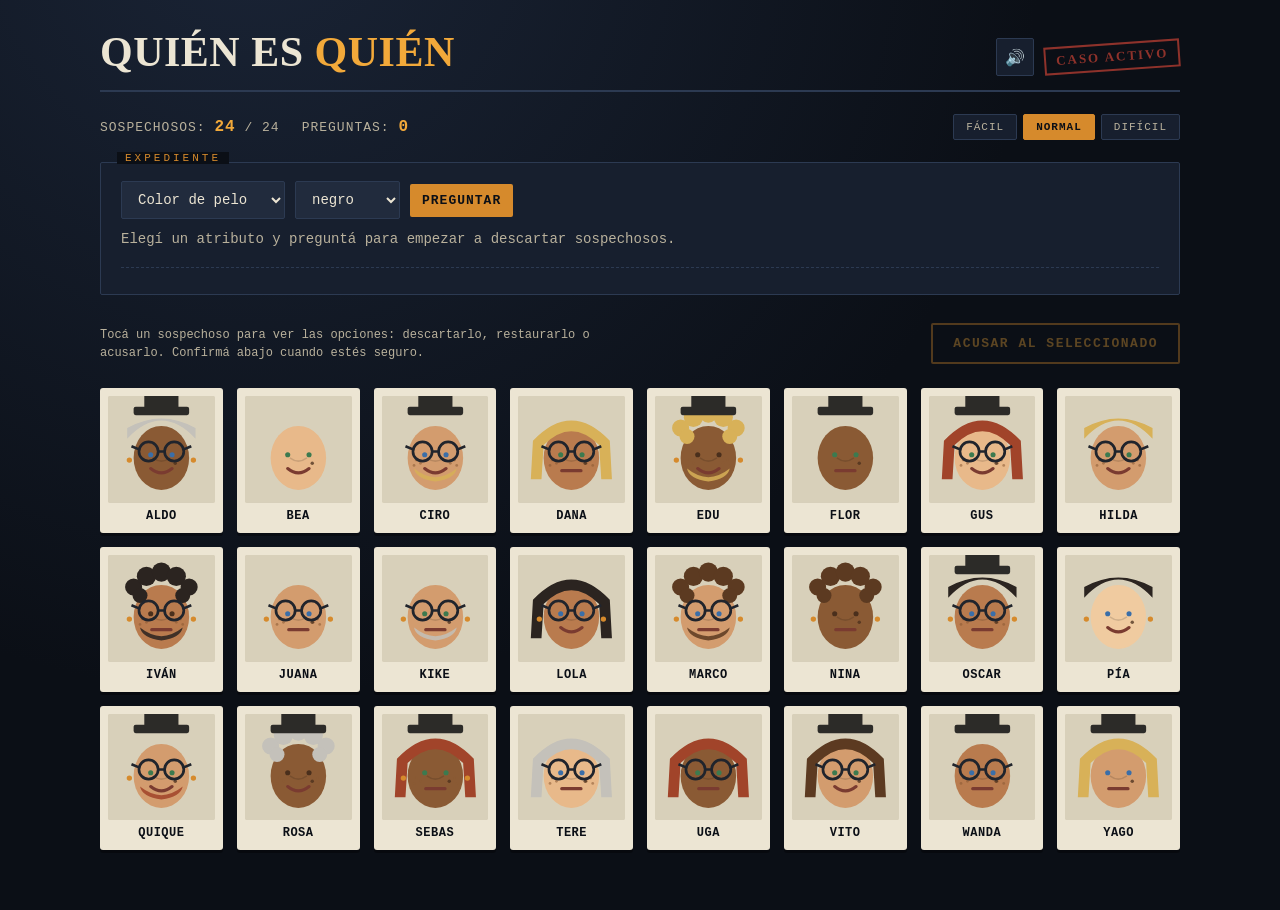
<file: games/QuienEsQuien/index.html>
<!DOCTYPE html>
<html lang="es">
<head>
<meta charset="UTF-8">
<meta name="viewport" content="width=device-width, initial-scale=1.0">
<title>Quién Es Quién — Expediente Abierto</title>
<link rel="stylesheet" href="styles.css">
</head>
<body>

<header>
  <div class="title display">Quién Es <span>Quién</span></div>
  <div class="header-right">
    <button class="icon-btn" id="muteBtn" title="Silenciar sonido">🔊</button>
    <div class="stamp">Caso Activo</div>
  </div>
</header>

<div class="meta-bar">
  <div class="meta-left">
    <div>Sospechosos: <strong id="remainingCount">24</strong> / <span id="totalCount">24</span></div>
    <div>Preguntas: <strong id="questionCount">0</strong></div>
  </div>
  <div class="difficulty" id="difficultyGroup">
    <button class="diff-btn" data-diff="facil">Fácil</button>
    <button class="diff-btn active" data-diff="normal">Normal</button>
    <button class="diff-btn" data-diff="dificil">Difícil</button>
  </div>
</div>

<div class="layout">

  <div class="case-file">
    <div class="qrow">
      <select id="attrSelect"></select>
      <select id="valueSelect"></select>
      <button class="ask" id="askBtn">Preguntar</button>
    </div>
    <div class="answer-line" id="answerLine">Elegí un atributo y preguntá para empezar a descartar sospechosos.</div>
    <div class="manual-note" id="manualNote">Modo difícil: el descarte es manual. Tocá vos mismo a los sospechosos que quedan afuera según la respuesta.</div>
    <div class="log" id="log"></div>
  </div>

  <div class="controls">
    <div class="hint">Tocá un sospechoso para ver las opciones: descartarlo, restaurarlo o acusarlo. Confirmá abajo cuando estés seguro.</div>
    <button class="guess-btn" id="guessBtn" disabled>Acusar al seleccionado</button>
  </div>

  <div class="board" id="board"></div>

</div>

<div class="action-menu" id="actionMenu">
  <button class="eliminate-opt" data-action="eliminate">✕ Descartar sospechoso</button>
  <button class="restore-opt" data-action="restore">↺ Restaurar sospechoso</button>
  <button class="accuse-opt" data-action="accuse">🎯 Acusar a este</button>
</div>

<div class="overlay" id="overlay">
  <div class="result-card" id="resultCard">
    <button class="close-x" id="closeResultBtn" aria-label="Cerrar y revisar el tablero">✕</button>
    <h2 id="resultTitle">—</h2>
    <p id="resultText">—</p>
    <div class="result-actions">
      <button class="share-btn" id="shareBtn">📤 Compartir resultado</button>
      <button class="again" id="againBtn">Nuevo caso</button>
    </div>
  </div>
</div>

<button class="reopen-btn" id="reopenBtn">🔍 Ver resultado</button>

<script>
/* ---------------- AUDIO ---------------- */
let audioCtx = null;
let muted = false;
function ensureAudio(){
  if(!audioCtx){
    audioCtx = new (window.AudioContext || window.webkitAudioContext)();
  }
  if(audioCtx.state === 'suspended') audioCtx.resume();
}
function tone(freq, dur, type, gainPeak, delay){
  if(muted) return;
  ensureAudio();
  const t0 = audioCtx.currentTime + (delay||0);
  const osc = audioCtx.createOscillator();
  const gain = audioCtx.createGain();
  osc.type = type || 'sine';
  osc.frequency.setValueAtTime(freq, t0);
  gain.gain.setValueAtTime(0, t0);
  gain.gain.linearRampToValueAtTime(gainPeak || 0.15, t0 + 0.015);
  gain.gain.exponentialRampToValueAtTime(0.001, t0 + dur);
  osc.connect(gain).connect(audioCtx.destination);
  osc.start(t0);
  osc.stop(t0 + dur + 0.02);
}
function playClick(){ tone(320, 0.08, 'square', 0.06); }
function playYes(){ tone(660, 0.12, 'sine', 0.14); tone(880, 0.18, 'sine', 0.12, 0.09); }
function playNo(){ tone(180, 0.22, 'sawtooth', 0.1); tone(140, 0.28, 'sawtooth', 0.08, 0.05); }
function playFlip(){ tone(500, 0.07, 'triangle', 0.05); }
function playWin(){
  [523,659,784,1047].forEach((f,i)=> tone(f, 0.3, 'sine', 0.12, i*0.11));
}
function playLose(){ tone(200, 0.4, 'sawtooth', 0.12); tone(140, 0.5, 'sawtooth', 0.1, 0.15); }

const muteBtn = document.getElementById('muteBtn');
muteBtn.addEventListener('click', () => {
  muted = !muted;
  muteBtn.textContent = muted ? '🔇' : '🔊';
  muteBtn.classList.toggle('muted', muted);
  if(!muted){ ensureAudio(); playClick(); }
});

/* ---------------- DATA ---------------- */
const NAMES = ["Aldo","Bea","Ciro","Dana","Edu","Flor","Gus","Hilda","Iván","Juana",
  "Kike","Lola","Marco","Nina","Oscar","Pía","Quique","Rosa","Sebas","Tere",
  "Uga","Vito","Wanda","Yago","Nico","Mora","Facu","Zoe","Bruno","Cata","Tato","Vera"];

const GENDER = ["M","F","M","F","M","F","M","F","M","F",
  "M","F","M","F","M","F","M","F","M","F",
  "F","M","F","M","M","F","M","F","M","F","M","F"];

const ATTRS_BASE = {
  hairColor: { label:"Color de pelo", values:["negro","castaño","rubio","rojo","canoso"] },
  hairStyle: { label:"Estilo de pelo", values:["calvo","corto","largo","rulos"] },
  glasses:   { label:"Anteojos", values:["sí","no"] },
  hat:       { label:"Sombrero", values:["sí","no"] },
  facialHair:{ label:"Barba/bigote", values:["sí","no"] },
  earrings:  { label:"Aros", values:["sí","no"] },
  freckles:  { label:"Pecas", values:["sí","no"] },
  smiling:   { label:"Sonriendo", values:["sí","no"] }
};
const ATTRS_EXTRA = {
  eyeColor: { label:"Color de ojos", values:["marrón","azul","verde"] },
  mole:     { label:"Lunar", values:["sí","no"] }
};

const DIFFICULTY = {
  facil:   { count:16, extraAttrs:false, autoElim:true  },
  normal:  { count:24, extraAttrs:true,  autoElim:true  },
  dificil: { count:32, extraAttrs:true,  autoElim:false }
};

const HAIR_HEX = { negro:"#2b2420", castaño:"#5c3a21", rubio:"#d8b158", rojo:"#a1442a", canoso:"#c4c1ba" };
const SKIN_HEX = ["#e8b98a","#d39c6e","#f0cba0","#b97b4e","#8a5a34"];
const EYE_HEX = { "marrón":"#4a2f1c", "azul":"#3a6ea8", "verde":"#3c7a4f" };

function seededRandom(seed){
  let s = seed;
  return function(){
    s = (s * 9301 + 49297) % 233280;
    return s / 233280;
  };
}

let currentDiff = 'normal';
let ATTRS = {};
function refreshAttrs(){
  const cfg = DIFFICULTY[currentDiff];
  ATTRS = cfg.extraAttrs ? {...ATTRS_BASE, ...ATTRS_EXTRA} : {...ATTRS_BASE};
}

function makeSuspects(){
  const cfg = DIFFICULTY[currentDiff];
  const list = [];
  for(let i=0;i<cfg.count;i++){
    const rnd = seededRandom(i*97 + 13 + Math.floor(Math.random()*100000));
    const pick = arr => arr[Math.floor(rnd()*arr.length)];
    const bool = () => rnd() > 0.5 ? "sí" : "no";
    const gender = GENDER[i];
    list.push({
      id:i,
      name:NAMES[i],
      gender,
      hairColor: pick(ATTRS_BASE.hairColor.values),
      hairStyle: pick(ATTRS_BASE.hairStyle.values),
      glasses: bool(),
      hat: bool(),
      facialHair: gender === "M" ? bool() : "no",
      earrings: bool(),
      freckles: bool(),
      smiling: bool(),
      eyeColor: pick(ATTRS_EXTRA.eyeColor.values),
      mole: bool(),
      skin: pick(SKIN_HEX),
      eliminated:false
    });
  }
  return list;
}

/* ---------------- SVG PORTRAIT ---------------- */
function portraitSVG(s){
  const hairFill = HAIR_HEX[s.hairColor];
  const eyeFill = EYE_HEX[s.eyeColor] || "#2b2420";
  let hair = "";
  if(s.hairStyle === "calvo"){
    hair = "";
  } else if(s.hairStyle === "corto"){
    hair = `<path d="M18 40 Q50 6 82 40 L82 30 Q50 12 18 30 Z" fill="${hairFill}"/>`;
  } else if(s.hairStyle === "largo"){
    hair = `<path d="M14 42 Q50 4 86 42 L88 78 L78 78 L76 46 Q50 20 24 46 L22 78 L12 78 Z" fill="${hairFill}"/>`;
  } else {
    hair = `<g fill="${hairFill}">
      <circle cx="24" cy="30" r="8"/><circle cx="36" cy="20" r="9"/><circle cx="50" cy="16" r="9"/>
      <circle cx="64" cy="20" r="9"/><circle cx="76" cy="30" r="8"/><circle cx="30" cy="38" r="7"/>
      <circle cx="70" cy="38" r="7"/>
    </g>`;
  }
  const facial = s.facialHair === "sí"
    ? `<path d="M30 68 Q50 84 70 68 Q68 78 50 80 Q32 78 30 68 Z" fill="${hairFill}" opacity="0.85"/>`
    : "";
  const glasses = s.glasses === "sí"
    ? `<g stroke="#20242c" stroke-width="2.5" fill="none">
        <circle cx="38" cy="52" r="9"/><circle cx="62" cy="52" r="9"/>
        <line x1="47" y1="52" x2="53" y2="52"/>
        <line x1="29" y1="50" x2="22" y2="47"/><line x1="71" y1="50" x2="78" y2="47"/>
      </g>`
    : "";
  const hat = s.hat === "sí"
    ? `<g fill="#2c2b28"><rect x="24" y="10" width="52" height="8" rx="2"/><rect x="34" y="-4" width="32" height="18" rx="2"/></g>`
    : "";
  const earrings = s.earrings === "sí"
    ? `<circle cx="20" cy="60" r="2.5" fill="#d68a2c"/><circle cx="80" cy="60" r="2.5" fill="#d68a2c"/>`
    : "";
  const mouth = s.smiling === "sí"
    ? `<path d="M40 68 Q50 76 60 68" stroke="#7a3b30" stroke-width="3" fill="none" stroke-linecap="round"/>`
    : `<line x1="41" y1="70" x2="59" y2="70" stroke="#7a3b30" stroke-width="3" stroke-linecap="round"/>`;
  const freckles = s.freckles === "sí"
    ? `<g fill="#8a5a34" opacity="0.55">
        <circle cx="32" cy="60" r="1.3"/><circle cx="36" cy="63" r="1.3"/><circle cx="30" cy="65" r="1.3"/>
        <circle cx="68" cy="60" r="1.3"/><circle cx="64" cy="63" r="1.3"/><circle cx="70" cy="65" r="1.3"/>
      </g>`
    : "";
  const mole = s.mole === "sí"
    ? `<circle cx="63" cy="63" r="1.6" fill="#4a2f1c" opacity="0.75"/>`
    : "";

  return `<svg viewBox="0 0 100 100" xmlns="http://www.w3.org/2000/svg">
    <rect width="100" height="100" fill="#d8d0ba"/>
    <ellipse cx="50" cy="58" rx="26" ry="30" fill="${s.skin}"/>
    <path d="M42 58 Q50 64 58 58" stroke="#00000022" stroke-width="1.5" fill="none"/>
    <circle cx="40" cy="55" r="2.4" fill="${eyeFill}"/>
    <circle cx="60" cy="55" r="2.4" fill="${eyeFill}"/>
    ${mouth}
    ${freckles}
    ${mole}
    ${facial}
    ${hair}
    ${hat}
    ${glasses}
    ${earrings}
  </svg>`;
}

/* ---------------- STATE ---------------- */
let suspects = [];
let secret = null;
let selectedId = null;
let questionCount = 0;
let gameOver = false;
let lastAccusedId = null;
let lastWin = false;
let answerHistory = [];

const boardEl = document.getElementById('board');
const remainingCountEl = document.getElementById('remainingCount');
const totalCountEl = document.getElementById('totalCount');
const questionCountEl = document.getElementById('questionCount');
const attrSelect = document.getElementById('attrSelect');
const valueSelect = document.getElementById('valueSelect');
const askBtn = document.getElementById('askBtn');
const answerLine = document.getElementById('answerLine');
const manualNote = document.getElementById('manualNote');
const logEl = document.getElementById('log');
const guessBtn = document.getElementById('guessBtn');
const overlay = document.getElementById('overlay');
const resultCard = document.getElementById('resultCard');
const resultTitle = document.getElementById('resultTitle');
const resultText = document.getElementById('resultText');
const difficultyGroup = document.getElementById('difficultyGroup');
const closeResultBtn = document.getElementById('closeResultBtn');
const reopenBtn = document.getElementById('reopenBtn');
const shareBtn = document.getElementById('shareBtn');

difficultyGroup.addEventListener('click', (e) => {
  const btn = e.target.closest('.diff-btn');
  if(!btn) return;
  currentDiff = btn.dataset.diff;
  [...difficultyGroup.children].forEach(b => b.classList.toggle('active', b === btn));
  playClick();
  newGame();
});

function populateAttrSelect(){
  attrSelect.innerHTML = Object.entries(ATTRS)
    .map(([key,def]) => `<option value="${key}">${def.label}</option>`).join("");
  populateValueSelect();
}
function populateValueSelect(){
  const key = attrSelect.value;
  valueSelect.innerHTML = ATTRS[key].values
    .map(v => `<option value="${v}">${v}</option>`).join("");
}
attrSelect.addEventListener('change', populateValueSelect);

function renderBoard(){
  boardEl.innerHTML = "";
  suspects.forEach(s => {
    const isSecret = gameOver && s.id === secret.id;
    const isWrongPick = gameOver && !lastWin && s.id === lastAccusedId;
    const card = document.createElement('div');
    let cls = 'suspect';
    if(s.eliminated) cls += ' eliminated';
    if(selectedId === s.id && !gameOver) cls += ' suggested';
    if(isSecret){ cls += ' reveal-front reveal-secret'; }
    if(isWrongPick){ cls += ' reveal-front reveal-wrong'; }
    card.className = cls;
    const ribbon = isSecret
      ? '<div class="reveal-ribbon">Sospechoso real</div>'
      : (isWrongPick ? '<div class="reveal-ribbon">Tu acusación</div>' : '');
    card.innerHTML = `
      <div class="flip-inner">
        <div class="face front">${ribbon}${portraitSVG(s)}<div class="name">${s.name}</div></div>
        <div class="face back">
          <div class="stamp-x">✕</div>
          <div class="stamp-label">Descartado</div>
        </div>
      </div>`;
    card.addEventListener('click', (evt) => onSuspectClick(s.id, card, evt));
    boardEl.appendChild(card);
  });
  const remaining = suspects.filter(s => !s.eliminated).length;
  remainingCountEl.textContent = remaining;
  totalCountEl.textContent = suspects.length;
  questionCountEl.textContent = questionCount;
  guessBtn.disabled = selectedId === null || gameOver;
  manualNote.classList.toggle('show', !DIFFICULTY[currentDiff].autoElim);
  reopenBtn.classList.toggle('show', gameOver && !overlay.classList.contains('show'));
}

const actionMenu = document.getElementById('actionMenu');
let menuTargetId = null;

function onSuspectClick(id, cardEl, evt){
  if(gameOver) return;
  evt.stopPropagation();
  const s = suspects.find(x => x.id === id);
  menuTargetId = id;

  // toggle menu options depending on current state
  actionMenu.querySelector('.eliminate-opt').style.display = s.eliminated ? 'none' : 'block';
  actionMenu.querySelector('.restore-opt').style.display = s.eliminated ? 'block' : 'none';
  actionMenu.querySelector('.accuse-opt').style.display = s.eliminated ? 'none' : 'block';

  const rect = cardEl.getBoundingClientRect();
  actionMenu.style.left = (rect.left + window.scrollX) + 'px';
  actionMenu.style.top = (rect.bottom + window.scrollY + 6) + 'px';
  actionMenu.classList.add('show');
  playClick();
}

actionMenu.addEventListener('click', (e) => {
  const btn = e.target.closest('button');
  if(!btn || menuTargetId === null) return;
  const s = suspects.find(x => x.id === menuTargetId);
  const action = btn.dataset.action;
  if(action === 'eliminate'){
    s.eliminated = true;
    if(selectedId === s.id) selectedId = null;
    playFlip();
  } else if(action === 'restore'){
    s.eliminated = false;
    playFlip();
  } else if(action === 'accuse'){
    selectedId = (selectedId === s.id) ? null : s.id;
    playClick();
  }
  closeMenu();
  renderBoard();
});

function closeMenu(){
  actionMenu.classList.remove('show');
  menuTargetId = null;
}
document.addEventListener('click', (e) => {
  if(!actionMenu.contains(e.target)) closeMenu();
});

function addLog(text){
  const line = document.createElement('div');
  line.textContent = text;
  logEl.prepend(line);
}

function ask(){
  if(gameOver) return;
  const key = attrSelect.value;
  const val = valueSelect.value;
  const answer = secret[key] === val;
  questionCount++;
  answerHistory.push(answer);
  playClick();

  const autoElim = DIFFICULTY[currentDiff].autoElim;
  let eliminatedNow = 0;
  if(autoElim){
    suspects.forEach(s => {
      if(s.eliminated) return;
      const matchesVal = s[key] === val;
      if(answer && !matchesVal){ s.eliminated = true; eliminatedNow++; }
      if(!answer && matchesVal){ s.eliminated = true; eliminatedNow++; }
    });
  }

  const label = ATTRS[key].label.toLowerCase();
  answerLine.innerHTML = `¿${label} = <b>${val}</b>? — ${answer ? '<span class="yes">SÍ</span>' : '<span class="no">NO</span>'}`;
  addLog(`P${questionCount}: ¿${label} = ${val}? → ${answer ? 'Sí' : 'No'}`);

  setTimeout(() => { answer ? playYes() : playNo(); }, 60);
  if(autoElim && eliminatedNow > 0){
    setTimeout(playFlip, 220);
  }

  renderBoard();

  const remaining = suspects.filter(s => !s.eliminated).length;
  if(autoElim && remaining === 1 && selectedId === null){
    selectedId = suspects.find(s => !s.eliminated).id;
    renderBoard();
  }
}
askBtn.addEventListener('click', ask);

function guess(){
  if(selectedId === null || gameOver) return;
  const s = suspects.find(x => x.id === selectedId);
  gameOver = true;
  lastAccusedId = s.id;
  const win = s.id === secret.id;
  lastWin = win;
  resultCard.className = 'result-card ' + (win ? 'win' : 'lose');
  resultTitle.textContent = win ? '¡Caso resuelto!' : 'Acusación errónea';
  resultText.textContent = win
    ? `Identificaste a ${secret.name} en ${questionCount} pregunta${questionCount===1?'':'s'}.`
    : `${s.name} era inocente. El verdadero sospechoso era ${secret.name}. Cerrá este cartel para revisar el tablero.`;
  overlay.classList.add('show');
  win ? playWin() : playLose();
  renderBoard();
}
guessBtn.addEventListener('click', guess);

const DIFF_LABEL = { facil:'Fácil', normal:'Normal', dificil:'Difícil' };

function buildShareText(){
  const grid = answerHistory.map(a => a ? '🟩' : '🟥').join('');
  const outcome = lastWin ? '✅ Caso resuelto' : '❌ Acusación errónea';
  const lines = [
    `🕵️ Quién Es Quién — ${DIFF_LABEL[currentDiff]}`,
    `${outcome} en ${questionCount} pregunta${questionCount===1?'':'s'}`,
    grid || '—'
  ];
  return lines.join('\n');
}

async function shareResult(){
  const text = buildShareText();
  if(navigator.share){
    try{ await navigator.share({ text }); }
    catch(err){ /* el usuario cerró el menú, no hacemos nada */ }
    return;
  }
  try{
    await navigator.clipboard.writeText(text);
    const original = shareBtn.textContent;
    shareBtn.textContent = '✅ Copiado al portapapeles';
    shareBtn.classList.add('copied');
    setTimeout(() => {
      shareBtn.textContent = original;
      shareBtn.classList.remove('copied');
    }, 2200);
  }catch(err){
    window.open('https://wa.me/?text=' + encodeURIComponent(text), '_blank');
  }
}
shareBtn.addEventListener('click', () => { playClick(); shareResult(); });

closeResultBtn.addEventListener('click', () => {
  playClick();
  overlay.classList.remove('show');
  renderBoard();
});
reopenBtn.addEventListener('click', () => {
  playClick();
  overlay.classList.add('show');
  renderBoard();
});
overlay.addEventListener('click', (e) => {
  if(e.target === overlay){
    overlay.classList.remove('show');
    renderBoard();
  }
});

document.getElementById('againBtn').addEventListener('click', () => { playClick(); newGame(); });

function newGame(){
  refreshAttrs();
  suspects = makeSuspects();
  secret = suspects[Math.floor(Math.random()*suspects.length)];
  selectedId = null;
  questionCount = 0;
  gameOver = false;
  lastAccusedId = null;
  lastWin = false;
  answerHistory = [];
  logEl.innerHTML = "";
  answerLine.textContent = "Elegí un atributo y preguntá para empezar a descartar sospechosos.";
  overlay.classList.remove('show');
  reopenBtn.classList.remove('show');
  populateAttrSelect();
  renderBoard();
}

newGame();
</script>
</body>
</html>
</file>
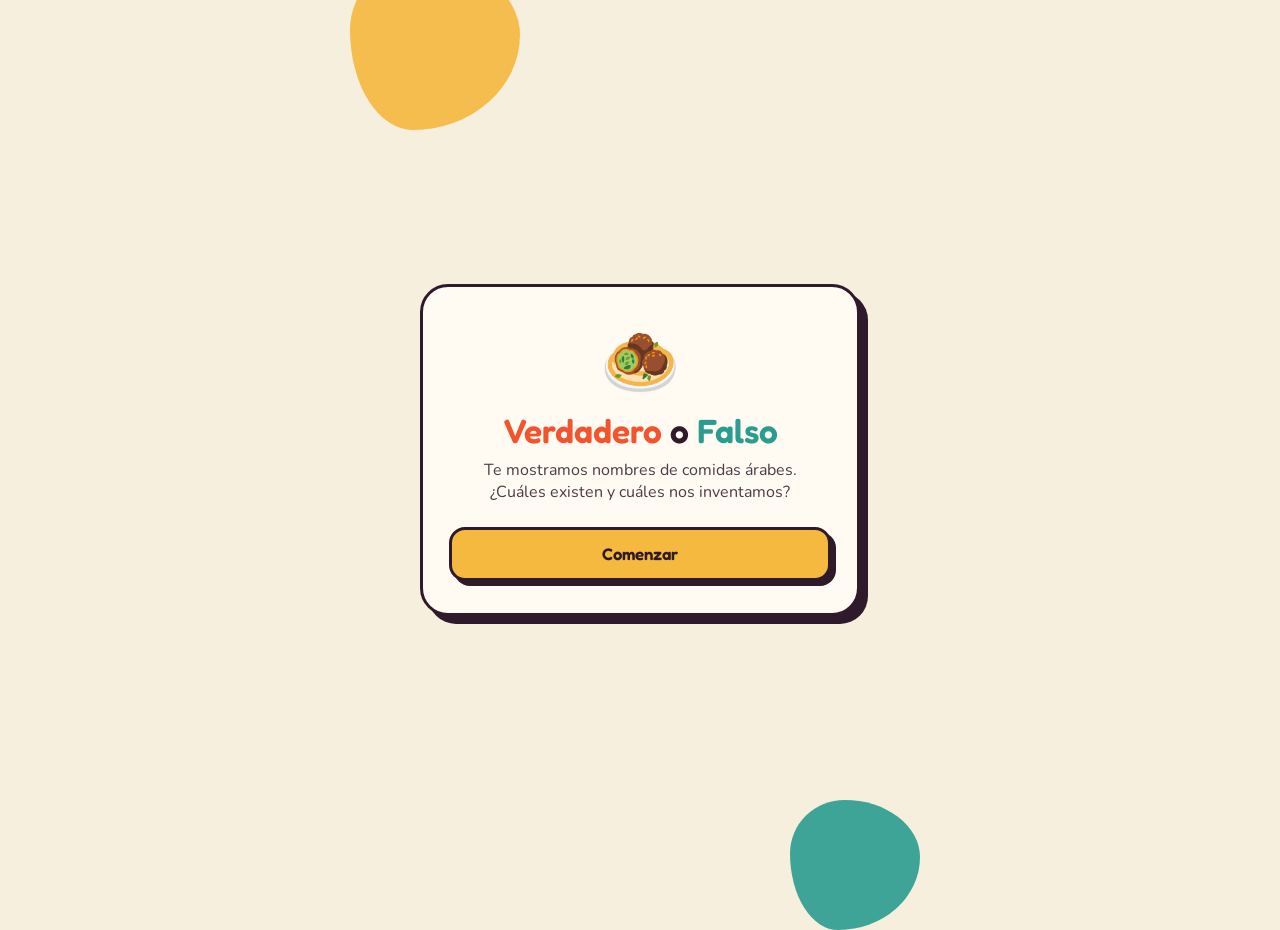
<file: games/VerdaderoOFalso/index.html>
<!DOCTYPE html>
<html lang="es">
<head>
<meta charset="UTF-8">
<meta name="viewport" content="width=device-width, initial-scale=1, viewport-fit=cover">
<title>Verdadero o Falso — Comidas Árabes</title>
<link rel="preconnect" href="https://fonts.googleapis.com">
<link rel="preconnect" href="https://fonts.gstatic.com" crossorigin>
<link href="https://fonts.googleapis.com/css2?family=Fredoka:wght@400;500;600;700&family=Nunito:wght@400;700;800&display=swap" rel="stylesheet">
<style>
  :root{
    --cream:#F7EFDD;
    --plum:#2E1A2B;
    --coral:#F2542D;
    --mustard:#F4B93E;
    --teal:#2A9D8F;
    --pink:#E85A8A;
    --paper:#FFFBF2;
  }
  @media (prefers-color-scheme: dark){
    :root:not([data-theme="light"]){ --cream:#221726; --paper:#2c1c2f; --plum:#F7EFDD; }
  }
  :root[data-theme="dark"]{ --cream:#221726; --paper:#2c1c2f; --plum:#F7EFDD; }

  *{box-sizing:border-box;}
  html,body{height:100%;}
  body{
    margin:0;
    background:var(--cream);
    color:var(--plum);
    font-family:'Nunito',sans-serif;
    display:flex; align-items:center; justify-content:center;
    padding-top:env(safe-area-inset-top,0px);
    padding-bottom:env(safe-area-inset-bottom,0px);
    overflow-x:hidden;
  }
  h1,h2,h3,.display{ font-family:'Fredoka',sans-serif; font-weight:600; }

  .stage{
    width:100%; max-width:480px; min-height:100svh;
    display:flex; flex-direction:column; align-items:center; justify-content:center;
    padding:28px 20px; position:relative;
  }

  /* --- blobs decorativos --- */
  .blob{position:absolute; border-radius:42% 58% 63% 37% / 41% 44% 56% 59%; opacity:.9; z-index:0;}
  .blob1{width:170px;height:170px; background:var(--mustard); top:-40px; left:-50px;}
  .blob2{width:130px;height:130px; background:var(--teal); bottom:-30px; right:-40px;}

  .card{
    position:relative; z-index:1; width:100%;
    background:var(--paper);
    border:3px solid var(--plum);
    border-radius:28px;
    box-shadow:8px 8px 0 var(--plum);
    padding:32px 26px;
    text-align:center;
  }

  /* landing */
  .mascot{ font-size:64px; display:block; margin-bottom:6px; }
  .title{ font-size:2.1rem; line-height:1.05; margin:6px 0 10px; }
  .title .vf{ color:var(--coral); }
  .title .vo{ color:var(--teal); }
  .subtitle{ font-size:1rem; opacity:.85; margin:0 0 24px; }

  .btn{
    font-family:'Fredoka',sans-serif; font-weight:600; font-size:1.05rem;
    border:3px solid var(--plum); border-radius:16px;
    padding:14px 26px; cursor:pointer;
    background:var(--mustard); color:var(--plum);
    box-shadow:5px 5px 0 var(--plum);
    transition:transform .12s ease, box-shadow .12s ease;
    width:100%;
  }
  .btn:active{ transform:translate(3px,3px); box-shadow:2px 2px 0 var(--plum); }
  .btn:focus-visible{ outline:3px solid var(--pink); outline-offset:2px; }

  .btn-row{ display:flex; gap:14px; margin-top:22px; }
  .btn-true{ background:var(--teal); color:var(--paper); }
  .btn-false{ background:var(--coral); color:var(--paper); }

  /* progreso */
  .progress{ font-family:'Fredoka',sans-serif; font-size:.85rem; margin-bottom:14px; opacity:.7; }
  .score-chip{
    position:absolute; top:14px; right:14px; z-index:2;
    background:var(--pink); color:var(--paper); font-family:'Fredoka',sans-serif;
    font-weight:600; border-radius:999px; padding:5px 12px; font-size:.85rem;
    border:2px solid var(--plum);
  }

  .food-icon{ font-size:70px; display:block; margin-bottom:10px; }
  .food-name{ font-size:1.7rem; margin:4px 0 4px; }
  .food-hint{ font-size:.85rem; opacity:.65; margin-bottom:6px;}

  /* resultado */
  .verdict{ font-family:'Fredoka',sans-serif; font-weight:700; font-size:1.4rem; margin:14px 0 6px; }
  .verdict.ok{ color:var(--teal); }
  .verdict.bad{ color:var(--coral); }
  .detail-box{
    background:var(--cream); border:2.5px dashed var(--plum); border-radius:18px;
    padding:14px 16px; margin:14px 0; text-align:left; font-size:.95rem; line-height:1.4;
  }
  .detail-box b{ font-family:'Fredoka',sans-serif; }

  .end-emoji{ font-size:60px; }
  .final-score{ font-size:2.6rem; margin:6px 0; color:var(--coral); }

  .hidden{ display:none !important; }
</style>
</head>
<body>
<div class="stage">
  <div class="blob blob1"></div>
  <div class="blob blob2"></div>

  <!-- LANDING -->
  <section id="landing" class="card">
    <span class="mascot">🧆</span>
    <h1 class="title"><span class="vf">Verdadero</span> o <span class="vo">Falso</span></h1>
    <p class="subtitle">Te mostramos nombres de comidas árabes.<br>¿Cuáles existen y cuáles nos inventamos?</p>
    <button class="btn" id="startBtn">Comenzar</button>
  </section>

  <!-- JUEGO -->
  <section id="game" class="card hidden">
    <span class="score-chip" id="scoreChip">0 aciertos</span>
    <p class="progress" id="progress"></p>

    <div id="question">
      <span class="food-icon">🍽️</span>
      <h2 class="food-name" id="foodName">—</h2>
      <p class="food-hint">¿Existe esta comida árabe?</p>
      <div class="btn-row">
        <button class="btn btn-true" id="trueBtn">Verdadero</button>
        <button class="btn btn-false" id="falseBtn">Falso</button>
      </div>
    </div>

    <div id="result" class="hidden">
      <span class="food-icon" id="resultIcon">🍽️</span>
      <h2 class="food-name" id="resultName">—</h2>
      <p class="verdict" id="verdictText"></p>
      <div class="detail-box" id="detailBox"></div>
      <button class="btn" id="nextBtn">Siguiente</button>
    </div>
  </section>

  <!-- FIN -->
  <section id="end" class="card hidden">
    <span class="end-emoji">🌿</span>
    <h1 class="title">¡Se acabó!</h1>
    <p class="subtitle">Tu resultado final</p>
    <p class="final-score" id="finalScore">0 / 0</p>
    <button class="btn" id="restartBtn">Jugar de nuevo</button>
  </section>
</div>

<script>
const FOODS = [
  {name:"Fatay", real:true, icon:"🥟", detail:"El fatay es una empanadita de masa fina rellena de carne, cebolla y especias, típica de la cocina árabe y muy popular en Argentina."},
  {name:"Hummus", real:true, icon:"🫘", detail:"Puré cremoso de garbanzos, tahini, limón y ajo. Uno de los platos árabes más conocidos en todo el mundo."},
  {name:"Tabule", real:true, icon:"🥗", detail:"Ensalada fresca de perejil picado fino, trigo burgol, tomate, cebolla, limón y aceite de oliva."},
  {name:"Kipe", real:true, icon:"🧅", detail:"Bolitas o tortas de trigo burgol y carne, especiadas, que se pueden comer crudas, fritas o al horno."},
  {name:"Baba ganush", real:true, icon:"🍆", detail:"Puré ahumado de berenjena asada, tahini, limón y ajo. Prima hermana del hummus."},
  {name:"Sharma", real:true, icon:"🌯", detail:"Carne marinada y cocida en capas sobre un asador vertical, servida en pan árabe con vegetales y salsas."},
  {name:"Falafel", real:true, icon:"🧆", detail:"Bolitas fritas de garbanzo (o habas) con especias, muy populares en todo Medio Oriente."},
  {name:"Baklava", real:true, icon:"🍯", detail:"Postre de finas capas de masa filo, nueces o pistachos y almíbar de miel o agua de azahar."},
  {name:"Manaish", real:true, icon:"🫓", detail:"Especie de pizza árabe de pan plano cubierto con zaatar, queso o carne, horneado."},
  {name:"Halawa", real:true, icon:"🍬", detail:"Dulce denso hecho a base de tahini o sémola, muy usado en la repostería árabe."},
  {name:"Al Falafal", real:false, icon:"❓", detail:"Suena parecido al falafel, pero no existe: es un invento para confundirte."},
  {name:"Kubaleta", real:false, icon:"❓", detail:"Nombre inventado que mezcla \"kipe\" con \"chuleta\". No existe en la cocina árabe."},
  {name:"Zaatarola", real:false, icon:"❓", detail:"Suena a especia árabe, pero es un invento: no hay ningún plato con este nombre."},
  {name:"Tahinete", real:false, icon:"❓", detail:"Un juego de palabras con \"tahini\", pero esta comida no existe."},
  {name:"Berenjenoso", real:false, icon:"❓", detail:"Nombre gracioso inventado a partir de \"berenjena\". No es un plato real."},
  {name:"Hummusín", real:false, icon:"❓", detail:"Suena a una variante del hummus, pero es completamente inventado."},
];

let deck = [];
let idx = 0;
let score = 0;

const $ = (id) => document.getElementById(id);

function shuffle(arr){
  for(let i=arr.length-1;i>0;i--){
    const j = Math.floor(Math.random()*(i+1));
    [arr[i],arr[j]]=[arr[j],arr[i]];
  }
  return arr;
}

function startGame(){
  deck = shuffle([...FOODS]);
  idx = 0; score = 0;
  $("landing").classList.add("hidden");
  $("end").classList.add("hidden");
  $("game").classList.remove("hidden");
  showQuestion();
}

function showQuestion(){
  const item = deck[idx];
  $("question").classList.remove("hidden");
  $("result").classList.add("hidden");
  $("foodName").textContent = item.name;
  $("progress").textContent = `Comida ${idx+1} de ${deck.length}`;
  $("scoreChip").textContent = `${score} aciertos`;
}

function answer(userSaysTrue){
  const item = deck[idx];
  const correct = (userSaysTrue === item.real);
  if(correct) score++;

  $("question").classList.add("hidden");
  $("result").classList.remove("hidden");
  $("resultName").textContent = item.name;
  $("scoreChip").textContent = `${score} aciertos`;

  const verdict = $("verdictText");
  if(item.real){
    $("resultIcon").textContent = item.icon;
    verdict.textContent = correct ? "¡Correcto! Existe de verdad 🎉" : "En realidad, sí existe.";
  } else {
    $("resultIcon").textContent = "🙅";
    verdict.textContent = correct ? "¡Correcto, es un invento! 🎉" : "En realidad, no existe.";
  }
  verdict.className = "verdict " + (correct ? "ok" : "bad");
  $("detailBox").innerHTML = `<b>${item.name}${item.real ? "" : " (inventado)"}:</b> ${item.detail}`;
}

function nextQuestion(){
  idx++;
  if(idx >= deck.length){
    $("game").classList.add("hidden");
    $("end").classList.remove("hidden");
    $("finalScore").textContent = `${score} / ${deck.length}`;
  } else {
    showQuestion();
  }
}

$("startBtn").addEventListener("click", startGame);
$("trueBtn").addEventListener("click", () => answer(true));
$("falseBtn").addEventListener("click", () => answer(false));
$("nextBtn").addEventListener("click", nextQuestion);
$("restartBtn").addEventListener("click", startGame);
</script>
</body>
</html>
</file>
<file: styles.css>
/* ==========================================================
   JUEGOS DIARIOS — estilos de la landing
   Paleta y tipografías al principio para cambiarlas fácil.
   ========================================================== */

:root {
  /* Base */
  --fondo: #e6eee0;
  --tinta: #16332a;
  --tinta-suave: #4b6558;
  --papel: #fbfdf9;

  /* Colores de las cards (uno por juego) */
  --mostaza: #f2b632;
  --coral: #f26b5b;
  --celeste: #8ec5e8;
  --lila: #b9a4e6;
  --hoja: #6cbf84;
  --rosa: #f6b8c8;

  --radio: 24px;
  --borde: 2px solid var(--tinta);

  --titulos: "Young Serif", Georgia, "Times New Roman", serif;
  --texto: "Figtree", system-ui, -apple-system, "Segoe UI", sans-serif;
}

*,
*::before,
*::after {
  box-sizing: border-box;
}

* {
  margin: 0;
}

body {
  min-height: 100vh;
  background: var(--fondo);
  color: var(--tinta);
  font-family: var(--texto);
  font-size: 1rem;
  line-height: 1.5;
  -webkit-font-smoothing: antialiased;
}

.contenedor {
  width: min(1120px, 100% - 2.5rem);
  margin-inline: auto;
}

/* ---------- Encabezado ---------- */

.encabezado {
  padding: clamp(3rem, 8vw, 6rem) 0 clamp(2rem, 5vw, 3.5rem);
}

.encabezado h1 {
  font-family: var(--titulos);
  font-weight: 400;
  font-size: clamp(3.25rem, 11vw, 7rem);
  line-height: 0.95;
  letter-spacing: -0.02em;
}

.bajada {
  max-width: 34ch;
  margin-top: 1.5rem;
  font-size: clamp(1.1rem, 2.5vw, 1.3rem);
  color: var(--tinta-suave);
}

/* ---------- Grilla de juegos ---------- */

.juegos {
  display: grid;
  grid-template-columns: repeat(auto-fill, minmax(250px, 1fr));
  gap: 1.25rem;
  padding: 0;
  list-style: none;
}

/* ---------- Card ---------- */

.card {
  display: flex;
  flex-direction: column;
  height: 100%;
  overflow: hidden;
  background: var(--papel);
  border: var(--borde);
  border-radius: var(--radio);
  color: inherit;
  text-decoration: none;
}

.card:focus-visible {
  outline: 3px solid var(--tinta);
  outline-offset: 4px;
}

/* Colores: se usan como clase en cada card */
.mostaza { --c: var(--mostaza); }
.coral   { --c: var(--coral); }
.celeste { --c: var(--celeste); }
.lila    { --c: var(--lila); }
.hoja    { --c: var(--hoja); }
.rosa    { --c: var(--rosa); }

/* Zona de color con formas geométricas.
   Si más adelante querés una ilustración o captura del juego,
   poné un <img> adentro de .miniatura y las formas desaparecen. */
.miniatura {
  position: relative;
  aspect-ratio: 4 / 3;
  overflow: hidden;
  background: var(--c);
  border-bottom: var(--borde);
}

.miniatura::before,
.miniatura::after {
  content: "";
  position: absolute;
}

.miniatura::before {
  bottom: -18%;
  left: -8%;
  width: 55%;
  aspect-ratio: 1;
  border-radius: 50%;
  background: var(--tinta);
}

.miniatura::after {
  top: 16%;
  right: 12%;
  width: 38%;
  aspect-ratio: 1;
  border-radius: 50% 50% 0 50%;
  background: var(--papel);
  border: var(--borde);
}

/* Variaciones de formas para que no sean todas iguales */
.juegos li:nth-child(3n + 2) .miniatura::after {
  border-radius: 50%;
}

.juegos li:nth-child(3n) .miniatura::before {
  left: auto;
  right: -8%;
  border-radius: 50% 50% 0 0;
}

.juegos li:nth-child(3n) .miniatura::after {
  right: auto;
  left: 14%;
  border-radius: 0 50% 50% 50%;
}

.miniatura img {
  position: absolute;
  inset: 0;
  width: 100%;
  height: 100%;
  object-fit: cover;
}

.miniatura:has(img)::before,
.miniatura:has(img)::after {
  display: none;
}

/* Texto de la card */
.contenido {
  display: flex;
  flex: 1;
  flex-direction: column;
  align-items: flex-start;
  gap: 0.5rem;
  padding: 1.25rem 1.25rem 1.5rem;
}

.contenido h2 {
  font-family: var(--titulos);
  font-weight: 400;
  font-size: 1.6rem;
  line-height: 1.1;
}

.contenido p {
  font-size: 0.95rem;
  color: var(--tinta-suave);
}

.jugar {
  margin-top: auto;
  padding: 0.4rem 1.1rem;
  border: var(--borde);
  border-radius: 999px;
  font-weight: 700;
  font-size: 0.95rem;
  transition: background-color 0.15s ease, color 0.15s ease;
}

.contenido p + .jugar {
  margin-top: 0.75rem;
}

.card:hover .jugar,
.card:focus-visible .jugar {
  background: var(--tinta);
  color: var(--papel);
}

/* ---------- Pie ---------- */

.pie {
  padding: clamp(3rem, 7vw, 5rem) 0 2.5rem;
  font-size: 0.95rem;
  color: var(--tinta-suave);
}

/* ---------- Accesibilidad ---------- */

@media (prefers-reduced-motion: reduce) {
  .jugar {
    transition: none;
  }
}
</file>
<file: games/Libertadores/styles.css>
:root{
  --bg:#0e1a14;
  --bg2:#132420;
  --pitch:#173626;
  --pitch2:#1d4530;
  --gold:#e7b93e;
  --gold-dim:#8a742c;
  --sunset:#e2622c;
  --cream:#f3efe1;
  --cream-dim:#c9c3ae;
  --navy:#16324f;
  --line:rgba(243,239,225,0.14);
  --danger:#d1503a;
  --good:#4caf6e;
  color-scheme: dark;
}
*{box-sizing:border-box;}
html,body{margin:0;padding:0;}
body{
  background:radial-gradient(ellipse at top, var(--bg2) 0%, var(--bg) 55%);
  color:var(--cream);
  font-family:'Manrope',sans-serif;
  min-height:100vh;
  overflow-x:hidden;
}
h1,h2,h3,.display{
  font-family:'Anton',sans-serif;
  font-weight:400;
  letter-spacing:0.01em;
  line-height:0.95;
}
.app{max-width:640px;margin:0 auto;padding:18px 16px 60px;min-height:100vh;position:relative;}
.topbar{display:flex;align-items:center;justify-content:space-between;margin-bottom:10px;}
.brand{display:flex;align-items:center;gap:10px;}
.brand .ball{font-size:22px;}
.brand .name{font-family:'Anton',sans-serif;font-size:22px;color:var(--gold);letter-spacing:0.03em;}
.scorebug{font-family:'Anton',sans-serif;font-size:15px;color:var(--cream-dim);border:1px solid var(--line);border-radius:6px;padding:4px 10px;}

/* ---------- buttons ---------- */
button{font-family:'Manrope',sans-serif;cursor:pointer;border:none;}
.btn{
  display:inline-flex;align-items:center;justify-content:center;gap:8px;
  padding:14px 22px;border-radius:10px;font-weight:800;font-size:16px;
  background:var(--gold);color:#1a1305;transition:transform .12s ease, box-shadow .12s ease;
  box-shadow:0 4px 0 var(--gold-dim);
}
.btn:active{transform:translateY(3px);box-shadow:0 1px 0 var(--gold-dim);}
.btn:disabled{opacity:.4;box-shadow:none;cursor:not-allowed;transform:none;}
.btn.secondary{background:transparent;color:var(--cream);border:1.5px solid var(--line);box-shadow:none;}
.btn.secondary:active{transform:translateY(1px);}
.btn.block{width:100%;}
.btn.small{padding:9px 14px;font-size:13px;border-radius:8px;box-shadow:none;}
.btn.danger{background:var(--danger);color:#fff;box-shadow:0 4px 0 #8c3524;}

/* ---------- setup screen ---------- */
.hero{padding:26px 4px 8px;}
.hero .kicker{color:var(--sunset);font-weight:700;font-size:13px;text-transform:uppercase;letter-spacing:0.14em;margin-bottom:6px;}
.hero h1{font-size:44px;color:var(--cream);}
.hero h1 span{color:var(--gold);}
.hero p{color:var(--cream-dim);font-size:15px;max-width:46ch;margin-top:10px;line-height:1.5;}

.card{
  background:linear-gradient(180deg, rgba(255,255,255,0.04), rgba(255,255,255,0.01));
  border:1px solid var(--line);border-radius:14px;padding:16px;margin-bottom:14px;
}
.card h3{font-size:13px;color:var(--gold);text-transform:uppercase;letter-spacing:0.1em;margin:0 0 10px;font-family:'Manrope';font-weight:800;}
.opt-grid{display:grid;grid-template-columns:repeat(2,1fr);gap:8px;}
.opt-grid.three{grid-template-columns:repeat(3,1fr);}
.opt{
  border:1.5px solid var(--line);border-radius:10px;padding:10px 8px;text-align:center;
  background:rgba(0,0,0,0.15);color:var(--cream-dim);font-weight:700;font-size:13.5px;
}
.opt small{display:block;font-weight:500;color:var(--cream-dim);opacity:.75;font-size:11px;margin-top:2px;}
.opt.active{border-color:var(--gold);background:rgba(231,185,62,0.14);color:var(--cream);}
.opt.active small{color:var(--gold);}

.nameinput{width:100%;padding:12px 14px;border-radius:10px;border:1.5px solid var(--line);background:rgba(0,0,0,0.2);color:var(--cream);font-size:15px;font-weight:700;font-family:'Manrope';}
.nameinput::placeholder{color:var(--cream-dim);opacity:.5;}

/* ---------- pitch / draft ---------- */
.progressbar{display:flex;align-items:center;gap:10px;margin-bottom:12px;}
.progressbar .track{flex:1;height:8px;border-radius:5px;background:rgba(255,255,255,0.08);overflow:hidden;}
.progressbar .fill{height:100%;background:linear-gradient(90deg,var(--sunset),var(--gold));transition:width .3s ease;}
.progressbar .count{font-family:'Anton';font-size:16px;color:var(--gold);white-space:nowrap;}

.pitch{
  position:relative;width:100%;aspect-ratio:3/3.7;border-radius:16px;overflow:hidden;
  background:
    repeating-linear-gradient(0deg, var(--pitch2) 0, var(--pitch2) 11%, var(--pitch) 11%, var(--pitch) 22%);
  border:2px solid rgba(243,239,225,0.25);margin-bottom:14px;
}
.pitch::before{ /* center circle + lines */
  content:"";position:absolute;inset:0;
  background-image:
    radial-gradient(circle at 50% 50%, transparent 0 13%, rgba(243,239,225,0.3) 13% 13.6%, transparent 13.6%),
    linear-gradient(rgba(243,239,225,0.3), rgba(243,239,225,0.3));
  background-size:100% 100%, 100% 2px;
  background-position:center, center;
  background-repeat:no-repeat;
}
.pitch::after{content:"";position:absolute;left:0;right:0;bottom:0;height:16%;border-top:2px solid rgba(243,239,225,0.3);
  margin:0 22%;border-left:2px solid rgba(243,239,225,0.3);border-right:2px solid rgba(243,239,225,0.3);}
.slot{
  position:absolute;transform:translate(-50%,-50%);width:19%;max-width:74px;
  display:flex;flex-direction:column;align-items:center;gap:3px;cursor:pointer;z-index:2;
}
.slot .dot{
  width:44px;height:44px;border-radius:50%;display:flex;align-items:center;justify-content:center;
  background:rgba(0,0,0,0.35);border:2px dashed rgba(243,239,225,0.4);color:var(--cream-dim);font-size:11px;font-weight:800;
}
.slot.selected .dot{border-color:var(--gold);border-style:solid;box-shadow:0 0 0 5px rgba(231,185,62,0.18);}
.slot.filled .dot{border-style:solid;border-color:var(--gold);background:var(--navy);color:var(--gold);font-family:'Anton';font-size:16px;}
.slot.dimmed-slot{opacity:.32;pointer-events:none;}
.slot .label{font-size:10px;color:var(--cream);background:rgba(0,0,0,0.55);border-radius:5px;padding:1px 5px;max-width:78px;overflow:hidden;text-overflow:ellipsis;white-space:nowrap;font-weight:700;}
.slot .sub{font-size:8.5px;color:var(--cream-dim);}
.slot .xbtn{position:absolute;top:-4px;right:2px;width:16px;height:16px;border-radius:50%;background:var(--danger);color:#fff;font-size:10px;display:flex;align-items:center;justify-content:center;font-weight:800;}

.roll-zone{display:flex;flex-direction:column;align-items:center;gap:10px;margin:10px 0 18px;}
.dice{
  width:64px;height:64px;border-radius:16px;background:linear-gradient(160deg,#fff,#d8d2bd);
  display:flex;align-items:center;justify-content:center;font-size:30px;box-shadow:0 6px 0 #7a7462, 0 8px 14px rgba(0,0,0,0.4);
  animation:none;
}
.dice.rolling{animation:diceroll .6s ease;}
@keyframes diceroll{0%{transform:rotate(0)}30%{transform:rotate(120deg) scale(1.1)}60%{transform:rotate(250deg) scale(0.95)}100%{transform:rotate(360deg)}}

.reveal-card{border-radius:14px;overflow:hidden;border:1px solid var(--line);margin-bottom:14px;}
.reveal-head{padding:14px 16px;display:flex;align-items:center;justify-content:space-between;}
.reveal-head .t1{font-family:'Anton';font-size:22px;line-height:1;}
.reveal-head .t2{font-size:12px;opacity:.85;font-weight:700;margin-top:3px;}
.reveal-body{background:rgba(0,0,0,0.22);padding:10px;}
.plist{display:flex;flex-direction:column;gap:6px;}
.prow{
  display:flex;align-items:center;gap:10px;padding:9px 10px;border-radius:9px;
  background:rgba(255,255,255,0.03);border:1px solid transparent;
}
.prow.usable{cursor:pointer;}
.prow.usable:active{background:rgba(231,185,62,0.15);}
.prow.disabled{opacity:.32;}
.prow.picked{border-color:var(--gold);background:rgba(231,185,62,0.16);}
.prow .num{width:24px;height:24px;border-radius:6px;background:rgba(255,255,255,0.08);display:flex;align-items:center;justify-content:center;font-size:11px;font-weight:800;color:var(--cream-dim);flex-shrink:0;}
.prow .pname{flex:1;font-weight:700;font-size:14px;}
.prow .pname .star{color:var(--gold);margin-left:4px;}
.prow .ppos{font-size:10px;font-weight:800;color:var(--cream-dim);background:rgba(255,255,255,0.06);padding:2px 6px;border-radius:5px;letter-spacing:0.04em;}
.prow .povr{font-family:'Anton';font-size:16px;color:var(--gold);width:26px;text-align:right;}

.tag{display:inline-block;font-size:11px;font-weight:800;letter-spacing:0.06em;text-transform:uppercase;color:var(--cream-dim);background:rgba(255,255,255,0.06);border-radius:6px;padding:3px 8px;}

.hint{font-size:13px;color:var(--cream-dim);text-align:center;padding:6px 10px 2px;}

/* ---------- sim screen ---------- */
.matchcard{border:1px solid var(--line);border-radius:14px;padding:16px;margin-bottom:14px;background:rgba(255,255,255,0.03);}
.matchcard .phase{font-size:12px;color:var(--sunset);font-weight:800;text-transform:uppercase;letter-spacing:0.1em;margin-bottom:8px;}
.scoreline{display:flex;align-items:center;justify-content:center;gap:16px;padding:10px 0 4px;}
.scoreline .side{flex:1;text-align:center;}
.scoreline .side .nm{font-weight:800;font-size:14px;}
.scoreline .side .yr{font-size:11px;color:var(--cream-dim);}
.scoreline .score{font-family:'Anton';font-size:38px;color:var(--gold);display:flex;gap:10px;}
.events{margin-top:10px;display:flex;flex-direction:column;gap:5px;}
.event{display:flex;gap:8px;font-size:13px;color:var(--cream-dim);}
.event .min{font-family:'Anton';color:var(--gold);width:34px;flex-shrink:0;}
.event.you{color:var(--cream);}
.result-pill{margin:0 auto;display:block;width:fit-content;font-family:'Anton';font-size:14px;padding:5px 16px;border-radius:20px;margin-top:10px;}
.result-pill.W{background:rgba(76,175,110,0.18);color:var(--good);}
.result-pill.D{background:rgba(231,185,62,0.18);color:var(--gold);}
.result-pill.L{background:rgba(209,80,58,0.18);color:var(--danger);}

.table-wrap{overflow-x:auto;margin-top:10px;}
table.standings{width:100%;border-collapse:collapse;font-size:12.5px;}
table.standings th, table.standings td{padding:6px 6px;text-align:center;border-bottom:1px solid var(--line);}
table.standings th{color:var(--cream-dim);font-size:10.5px;text-transform:uppercase;}
table.standings td.team{text-align:left;font-weight:700;}
table.standings tr.you td{color:var(--gold);}

.summary-hero{text-align:center;padding:20px 10px 6px;}
.summary-hero .trophy{font-size:56px;}
.summary-hero h2{font-size:34px;margin:6px 0 2px;color:var(--gold);}
.summary-hero p{color:var(--cream-dim);font-size:14px;}
.stat-grid{display:grid;grid-template-columns:repeat(4,1fr);gap:8px;margin:16px 0;}
.stat{border:1px solid var(--line);border-radius:10px;padding:10px 4px;text-align:center;}
.stat b{display:block;font-family:'Anton';font-size:22px;color:var(--gold);}
.stat span{font-size:10px;color:var(--cream-dim);text-transform:uppercase;letter-spacing:0.04em;}

.footer-note{font-size:11.5px;color:var(--cream-dim);opacity:.6;text-align:center;margin-top:26px;line-height:1.5;}

.screen{animation:fadein .25s ease;}
@keyframes fadein{from{opacity:0;transform:translateY(6px)}to{opacity:1;transform:translateY(0)}}

@media (max-width:380px){
  .hero h1{font-size:36px;}
  .dice{width:56px;height:56px;font-size:26px;}
}
</file>
<file: games/QuienEsQuien/styles.css>
:root{
    --navy-950: #0b0f16;
    --navy-900: #10151f;
    --navy-800: #171f2e;
    --navy-700: #212b3d;
    --paper: #ece5d3;
    --paper-dim: #b9b19c;
    --amber: #d68a2c;
    --amber-bright: #f2a93a;
    --red-tag: #a6392f;
    --green-ok: #4c8a5e;
    --line: #2c3a52;
  }
  *{box-sizing:border-box;}
  body{
    margin:0;
    background:
      radial-gradient(circle at 20% -10%, #1a2436 0%, transparent 55%),
      var(--navy-950);
    color:var(--paper);
    font-family:'Courier New', ui-monospace, monospace;
    min-height:100vh;
    padding:28px 16px 60px;
  }
  .display{
    font-family: Georgia, 'Times New Roman', serif;
    font-weight:700;
    letter-spacing:0.5px;
  }
  header{
    max-width:1080px;
    margin:0 auto 22px;
    display:flex;
    align-items:flex-end;
    justify-content:space-between;
    border-bottom:2px solid var(--line);
    padding-bottom:14px;
    flex-wrap:wrap;
    gap:12px;
  }
  header .title{
    font-size:clamp(28px,4vw,42px);
    color:var(--paper);
    text-transform:uppercase;
  }
  header .title span{ color:var(--amber-bright); }
  header .header-right{
    display:flex;
    align-items:center;
    gap:10px;
  }
  header .stamp{
    font-family: Georgia, serif;
    font-weight:700;
    color:var(--red-tag);
    border:2px solid var(--red-tag);
    padding:4px 10px;
    transform:rotate(-4deg);
    font-size:13px;
    letter-spacing:2px;
    text-transform:uppercase;
    opacity:0.85;
  }
  .icon-btn{
    background:var(--navy-800);
    border:1px solid var(--line);
    color:var(--paper);
    width:38px;
    height:38px;
    border-radius:2px;
    cursor:pointer;
    font-size:16px;
    display:flex;
    align-items:center;
    justify-content:center;
    transition:background .15s ease, transform .1s ease;
  }
  .icon-btn:hover{ background:var(--navy-700); transform:translateY(-1px); }
  .icon-btn.muted{ color:var(--red-tag); }

  .meta-bar{
    max-width:1080px;
    margin:0 auto 22px;
    display:flex;
    justify-content:space-between;
    align-items:center;
    font-size:13px;
    color:var(--paper-dim);
    letter-spacing:1px;
    text-transform:uppercase;
    flex-wrap:wrap;
    gap:10px;
  }
  .meta-bar strong{ color:var(--amber-bright); font-size:16px; }
  .meta-left{ display:flex; gap:22px; flex-wrap:wrap; }

  .difficulty{
    display:flex;
    gap:6px;
  }
  .diff-btn{
    background:var(--navy-800);
    border:1px solid var(--line);
    color:var(--paper-dim);
    padding:6px 12px;
    font-family:inherit;
    font-size:11px;
    letter-spacing:1px;
    text-transform:uppercase;
    cursor:pointer;
    border-radius:2px;
    transition:all .15s ease;
  }
  .diff-btn:hover{ color:var(--paper); }
  .diff-btn.active{
    background:var(--amber);
    color:var(--navy-950);
    border-color:var(--amber);
    font-weight:700;
  }

  .layout{
    max-width:1080px;
    margin:0 auto;
    display:grid;
    grid-template-columns: 1fr;
    gap:24px;
  }

  /* ---- QUESTION PANEL ---- */
  .case-file{
    background:var(--navy-800);
    border:1px solid var(--line);
    border-radius:2px;
    padding:18px 20px;
    position:relative;
  }
  .case-file::before{
    content:"EXPEDIENTE";
    position:absolute;
    top:-11px; left:16px;
    background:var(--navy-950);
    padding:0 8px;
    font-size:11px;
    letter-spacing:3px;
    color:var(--amber);
  }
  .qrow{
    display:flex;
    gap:10px;
    flex-wrap:wrap;
    align-items:center;
  }
  select, button.ask{
    background:var(--navy-700);
    color:var(--paper);
    border:1px solid var(--line);
    padding:9px 12px;
    font-family:inherit;
    font-size:14px;
    border-radius:2px;
  }
  select:focus{ outline:2px solid var(--amber); outline-offset:1px; }
  button.ask{
    background:var(--amber);
    color:var(--navy-950);
    font-weight:700;
    cursor:pointer;
    letter-spacing:1px;
    text-transform:uppercase;
    font-size:13px;
    border:none;
    transition:transform .1s ease, background .15s ease;
  }
  button.ask:hover:not(:disabled){ background:var(--amber-bright); transform:translateY(-1px); }
  button.ask:disabled{ opacity:0.4; cursor:not-allowed; }

  .answer-line{
    margin-top:12px;
    min-height:22px;
    font-size:14px;
    color:var(--paper-dim);
  }
  .answer-line b{ color:var(--paper); }
  .answer-line .yes{ color:var(--green-ok); font-weight:700; animation:pulseIn .3s ease; }
  .answer-line .no{ color:var(--red-tag); font-weight:700; animation:pulseIn .3s ease; }
  @keyframes pulseIn{
    0%{ opacity:0; transform:scale(0.7); display:inline-block; }
    60%{ opacity:1; transform:scale(1.15); }
    100%{ transform:scale(1); }
  }

  .manual-note{
    margin-top:8px;
    font-size:11px;
    color:var(--amber-bright);
    letter-spacing:0.5px;
    display:none;
  }
  .manual-note.show{ display:block; }

  .log{
    margin-top:14px;
    max-height:96px;
    overflow-y:auto;
    font-size:12px;
    color:var(--paper-dim);
    border-top:1px dashed var(--line);
    padding-top:8px;
    display:flex;
    flex-direction:column;
    gap:4px;
  }

  /* ---- GRID ---- */
  .board{
    display:grid;
    grid-template-columns:repeat(auto-fill, minmax(112px,1fr));
    gap:14px;
  }
  .suspect{
    perspective:800px;
    cursor:pointer;
    user-select:none;
  }
  .suspect .flip-inner{
    position:relative;
    width:100%;
    transition:transform .5s cubic-bezier(.5,.1,.25,1.2);
    transform-style:preserve-3d;
  }
  .suspect.eliminated .flip-inner{ transform:rotateY(180deg); }
  .suspect:not(.eliminated):hover .flip-inner{ transform:translateY(-3px); }

  .face{
    background:var(--paper);
    border-radius:3px;
    padding:8px 8px 10px;
    box-shadow:0 3px 0 rgba(0,0,0,0.35);
    backface-visibility:hidden;
  }
  .face.front{ position:relative; }
  .face.back{
    position:absolute;
    inset:0;
    transform:rotateY(180deg);
    background:var(--navy-700);
    display:flex;
    flex-direction:column;
    align-items:center;
    justify-content:center;
    gap:6px;
  }
  .face.back .stamp-x{
    font-family: Georgia, serif;
    font-size:34px;
    color:var(--red-tag);
    transform:rotate(-8deg);
    line-height:1;
  }
  .face.back .stamp-label{
    font-size:10px;
    letter-spacing:2px;
    color:var(--paper-dim);
    text-transform:uppercase;
  }

  .suspect svg{ width:100%; display:block; border-radius:2px; background:#d8d0ba; }
  .suspect .name{
    margin-top:6px;
    text-align:center;
    font-size:12px;
    color:var(--navy-950);
    font-weight:700;
    letter-spacing:0.5px;
    text-transform:uppercase;
  }
  .suspect.suggested .face.front{
    outline:2px solid var(--amber-bright);
    outline-offset:2px;
  }
  .suspect.reveal-front .flip-inner{ transform:none !important; }
  .suspect.reveal-secret .face.front{
    outline:2px solid var(--amber-bright);
    outline-offset:2px;
    box-shadow:0 0 0 4px rgba(242,169,58,0.25);
  }
  .suspect.reveal-wrong .face.front{
    outline:2px solid var(--red-tag);
    outline-offset:2px;
    box-shadow:0 0 0 4px rgba(166,57,47,0.25);
  }
  .reveal-ribbon{
    position:absolute;
    top:-9px; left:50%;
    transform:translateX(-50%) rotate(-2deg);
    font-size:9px;
    letter-spacing:1px;
    padding:2px 7px;
    border-radius:2px;
    text-transform:uppercase;
    font-weight:700;
    white-space:nowrap;
    z-index:2;
  }
  .reveal-secret .reveal-ribbon{ background:var(--amber-bright); color:var(--navy-950); }
  .reveal-wrong .reveal-ribbon{ background:var(--red-tag); color:var(--paper); }

  .reopen-btn{
    position:fixed;
    bottom:22px;
    right:22px;
    background:var(--amber);
    color:var(--navy-950);
    border:none;
    padding:12px 18px;
    font-family:inherit;
    font-weight:700;
    letter-spacing:1px;
    text-transform:uppercase;
    font-size:12px;
    border-radius:3px;
    cursor:pointer;
    box-shadow:0 4px 14px rgba(0,0,0,0.4);
    display:none;
    z-index:40;
    transition:transform .15s ease;
  }
  .reopen-btn:hover{ transform:translateY(-2px); }
  .reopen-btn.show{ display:block; }

  /* ---- ACTION MENU ---- */
  .action-menu{
    position:absolute;
    z-index:60;
    background:var(--navy-800);
    border:1px solid var(--line);
    border-radius:3px;
    padding:5px;
    display:none;
    flex-direction:column;
    gap:4px;
    box-shadow:0 6px 18px rgba(0,0,0,0.5);
    min-width:150px;
    animation:menuIn .15s ease;
  }
  .action-menu.show{ display:flex; }
  @keyframes menuIn{
    0%{ opacity:0; transform:scale(0.9) translateY(-4px); }
    100%{ opacity:1; transform:scale(1) translateY(0); }
  }
  .action-menu button{
    background:var(--navy-700);
    color:var(--paper);
    border:none;
    padding:9px 12px;
    font-family:inherit;
    font-size:12.5px;
    letter-spacing:0.5px;
    text-align:left;
    cursor:pointer;
    border-radius:2px;
    transition:background .12s ease;
  }
  .action-menu button:hover{ background:var(--navy-700); filter:brightness(1.3); }
  .action-menu button.eliminate-opt:hover{ background:var(--red-tag); color:var(--paper); }
  .action-menu button.restore-opt:hover{ background:var(--green-ok); color:var(--paper); }
  .action-menu button.accuse-opt:hover{ background:var(--amber); color:var(--navy-950); }

  /* ---- FOOTER CONTROLS ---- */
  .controls{
    display:flex;
    justify-content:space-between;
    align-items:center;
    flex-wrap:wrap;
    gap:12px;
    margin-top:4px;
  }
  .hint{ font-size:12px; color:var(--paper-dim); max-width:520px; line-height:1.5; }
  button.guess-btn{
    background:transparent;
    border:2px solid var(--amber);
    color:var(--amber-bright);
    padding:11px 20px;
    font-family:inherit;
    font-weight:700;
    letter-spacing:1.5px;
    text-transform:uppercase;
    font-size:13px;
    cursor:pointer;
    border-radius:2px;
    transition:all .15s ease;
  }
  button.guess-btn:hover:not(:disabled){ background:var(--amber); color:var(--navy-950); }
  button.guess-btn:disabled{ opacity:0.35; cursor:not-allowed; }

  .overlay{
    position:fixed; inset:0;
    background:rgba(6,9,14,0.88);
    display:none;
    align-items:center;
    justify-content:center;
    z-index:50;
    padding:20px;
  }
  .overlay.show{ display:flex; }
  .result-card{
    background:var(--navy-800);
    border:1px solid var(--line);
    padding:30px 34px;
    max-width:380px;
    text-align:center;
    border-radius:3px;
    animation:resultIn .35s cubic-bezier(.3,.1,.2,1.3);
    position:relative;
  }
  .close-x{
    position:absolute;
    top:8px; right:8px;
    background:transparent;
    border:none;
    color:var(--paper-dim);
    font-size:15px;
    cursor:pointer;
    width:28px; height:28px;
    border-radius:2px;
    transition:background .12s ease, color .12s ease;
  }
  .close-x:hover{ background:var(--navy-700); color:var(--paper); }
  @keyframes resultIn{
    0%{ opacity:0; transform:scale(0.85) translateY(10px); }
    100%{ opacity:1; transform:scale(1) translateY(0); }
  }
  .result-card h2{
    font-family: Georgia, serif;
    font-size:26px;
    margin:0 0 6px;
  }
  .result-card.win h2{ color:var(--green-ok); }
  .result-card.lose h2{ color:var(--red-tag); }
  .result-card p{ color:var(--paper-dim); font-size:13px; line-height:1.6; }
  .result-actions{
    display:flex;
    gap:10px;
    justify-content:center;
    margin-top:16px;
    flex-wrap:wrap;
  }
  .result-card .again{
    margin-top:0;
    background:var(--amber);
    color:var(--navy-950);
    border:none;
    padding:10px 18px;
    font-weight:700;
    letter-spacing:1px;
    text-transform:uppercase;
    font-size:12px;
    cursor:pointer;
    border-radius:2px;
  }
  .share-btn{
    margin-top:0;
    background:transparent;
    color:var(--paper);
    border:1px solid var(--line);
    padding:10px 18px;
    font-family:inherit;
    font-weight:700;
    letter-spacing:0.5px;
    text-transform:uppercase;
    font-size:12px;
    cursor:pointer;
    border-radius:2px;
    transition:background .15s ease, border-color .15s ease;
  }
  .share-btn:hover{ background:var(--navy-700); border-color:var(--amber); }
  .share-btn.copied{ border-color:var(--green-ok); color:var(--green-ok); }

  @media (prefers-reduced-motion: reduce){
    *{ transition:none !important; animation:none !important; }
  }
</file>
